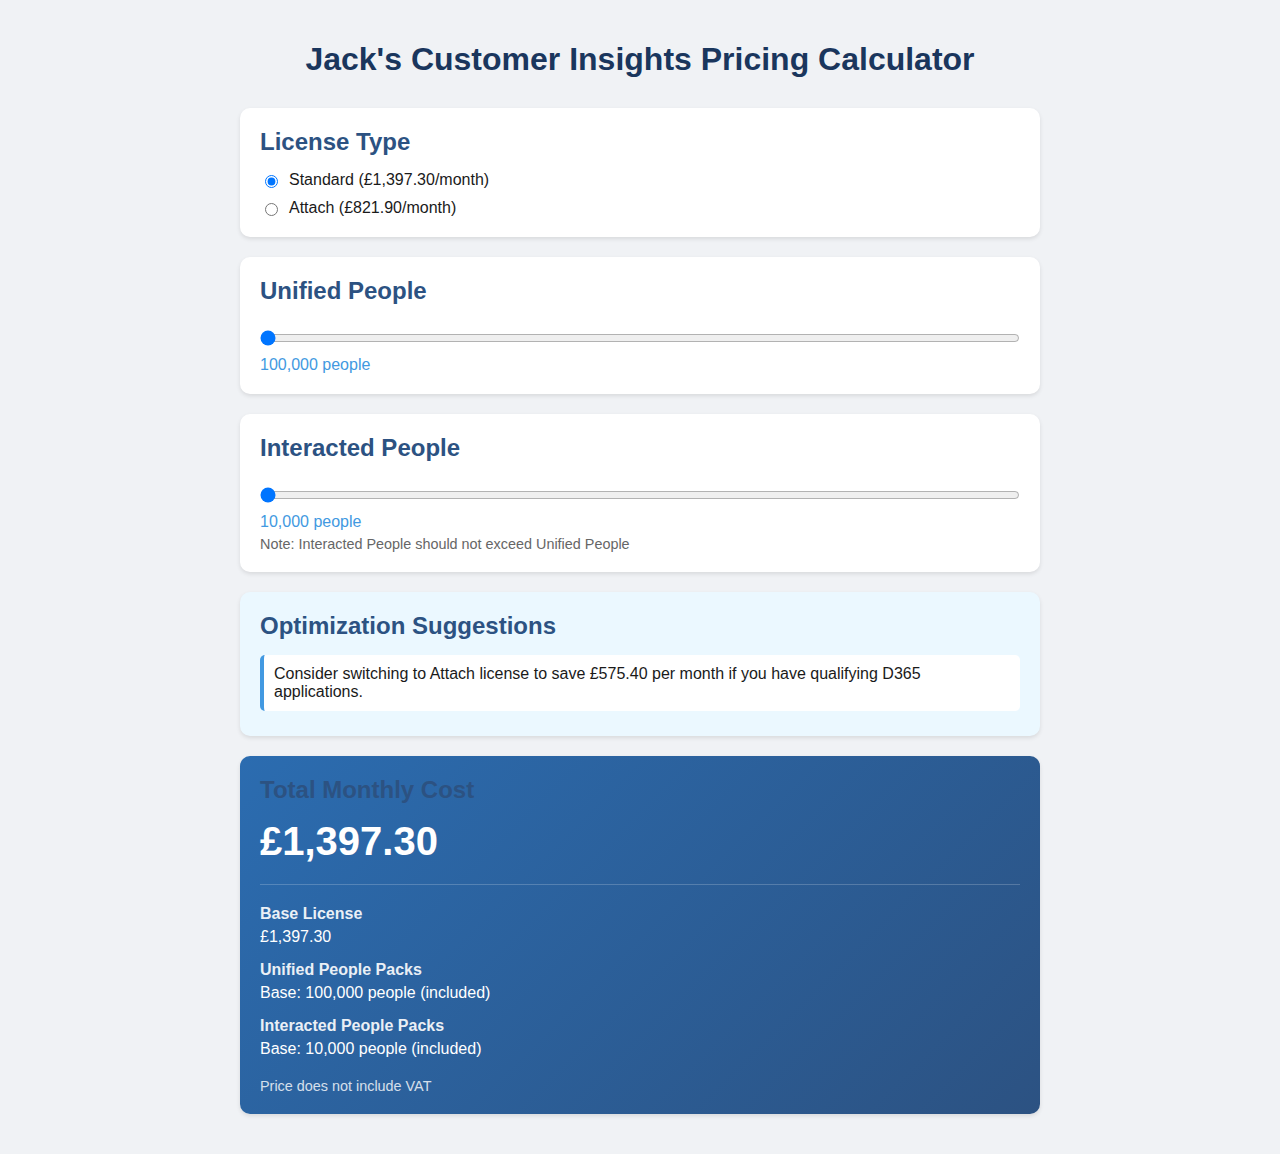
<file: index.html>
<!DOCTYPE html>
<html lang="en">
<head>
    <meta charset="UTF-8">
    <meta name="viewport" content="width=device-width, initial-scale=1.0">
    <title>D365 CI Pricing Calculator</title>
    <link rel="stylesheet" href="styles.css">
</head>
<body>
    <div class="container">
        <h1>Jack's Customer Insights Pricing Calculator</h1>
        
        <div class="card">
            <h2>License Type</h2>
            <div class="radio-group">
                <label>
                    <input type="radio" name="license" value="standard" checked>
                    Standard (£1,397.30/month)
                </label>
                <label>
                    <input type="radio" name="license" value="attach">
                    Attach (£821.90/month)
                </label>
            </div>
        </div>

        <div class="card">
            <h2>Unified People</h2>
            <input type="range" id="unifiedSlider" min="100000" max="5000000" step="10000" value="100000">
            <div class="slider-value" id="unifiedValue">100,000 people</div>
        </div>

        <div class="card">
            <h2>Interacted People</h2>
            <input type="range" id="interactedSlider" min="10000" max="500000" step="5000" value="10000">
            <div class="slider-value" id="interactedValue">10,000 people</div>
            <div class="hint">Note: Interacted People should not exceed Unified People</div>
        </div>

        <div id="optimizations" class="card suggestions">
            <!-- Optimization suggestions will be inserted here -->
        </div>

        <div class="card pricing">
            <h2>Total Monthly Cost</h2>
            <div class="total-price" id="totalPrice">£1,397.30</div>
            
            <div class="breakdown">
                <div class="breakdown-section">
                    <h3>Base License</h3>
                    <div id="baseCost">£1,397.30</div>
                </div>

                <div class="breakdown-section">
                    <h3>Unified People Packs</h3>
                    <div id="unifiedBreakdown">
                        Base: 100,000 people (included)
                    </div>
                </div>

                <div class="breakdown-section">
                    <h3>Interacted People Packs</h3>
                    <div id="interactedBreakdown">
                        Base: 10,000 people (included)
                    </div>
                </div>
            </div>
            
            <div class="note">Price does not include VAT</div>
        </div>
    </div>
    <script src="script.js"></script>
</body>
</html>
</file>
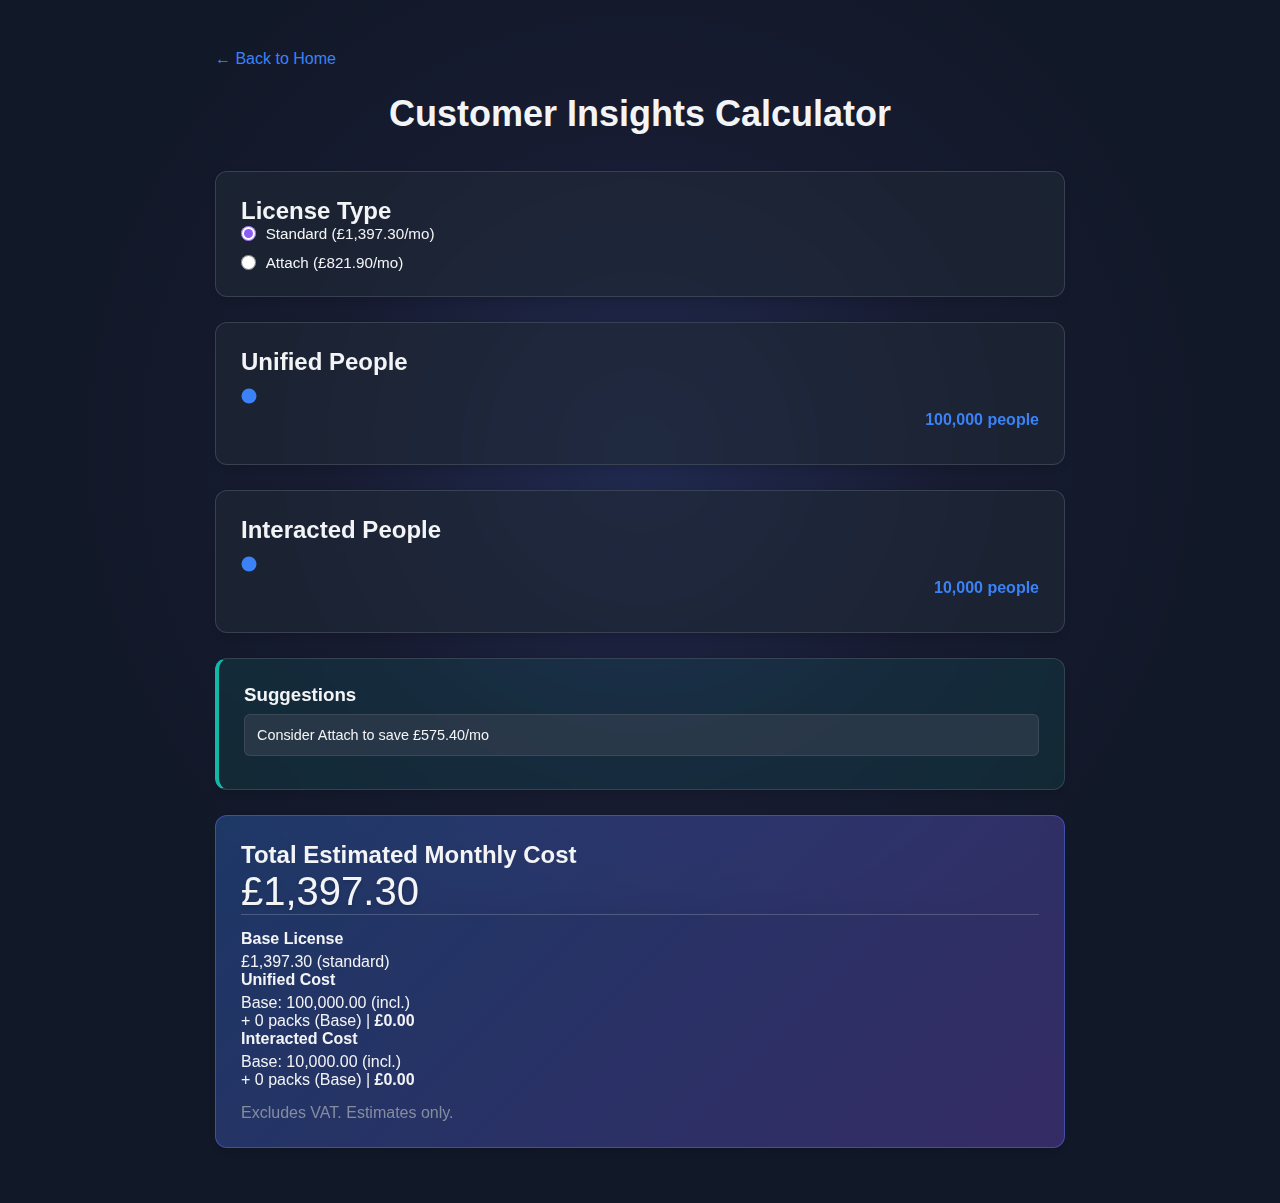
<file: ci-calculator.html>
<!DOCTYPE html>
<html lang="en">
<head>
    <meta charset="UTF-8">
    <meta name="viewport" content="width=device-width, initial-scale=1.0">
    <title>Customer Insights Calculator</title>
    <style>
        /* --- Modern Base & Theme --- */
        :root {
            --bg-dark: #111827;
            --bg-card: rgba(31, 41, 55, 0.6);
            --border-color: rgba(75, 85, 99, 0.6);
            --text-primary: #f3f4f6;
            --text-secondary: #9ca3af;
            --accent-blue: #3b82f6;
            --accent-purple: #8b5cf6;
            --accent-teal: #14b8a6;
            --hover-bg-card: rgba(55, 65, 81, 0.7);
            --mouse-x: 50%;
            --mouse-y: 50%;
        }
        *, *::before, *::after { box-sizing: border-box; margin: 0; padding: 0; }
        body {
            font-family: -apple-system, BlinkMacSystemFont, 'Segoe UI', Roboto, sans-serif;
            background-color: var(--bg-dark);
            background-image:
                radial-gradient(800px circle at var(--mouse-x) var(--mouse-y), rgba(59,130,246,0.1), transparent 40%),
                radial-gradient(1200px circle at calc(100% - var(--mouse-x)) calc(100% - var(--mouse-y)), rgba(139,92,246,0.1), transparent 50%);
            background-attachment: fixed;
            color: var(--text-primary);
            padding: 30px 20px;
            overflow-x: hidden;
            transition: background 0.2s linear;
        }
        .app-container { max-width: 850px; margin: 20px auto; }
        h1 { font-size: 2.25rem; color: var(--text-primary); margin-bottom: 1em; text-align: center; }
        .back-link { display: inline-block; color: var(--accent-blue); text-decoration: none; margin-bottom: 25px; font-weight: 500; }
        .back-link:hover { color: var(--accent-teal); text-decoration: underline; }
        .card { background: var(--bg-card); backdrop-filter: blur(10px); border: 1px solid var(--border-color); border-radius: 12px; padding: 25px; margin-bottom: 25px; box-shadow: 0 4px 6px rgba(0,0,0,0.1); transition: transform 0.3s ease; }
        .card:hover { transform: translateY(-4px); background: var(--hover-bg-card); }
        .radio-group { display: flex; flex-direction: column; gap: 12px; }
        .radio-group label { display: flex; align-items: center; gap: 10px; font-size: 0.95rem; color: var(--text-primary); cursor: pointer; }
        input[type="radio"] { width: 1.1em; height: 1.1em; accent-color: var(--accent-purple); }
        input[type="range"] { width:100%; margin:10px 0; cursor:pointer; accent-color: var(--accent-blue); background:transparent; height:20px; -webkit-appearance:none; }
        input[type="range"]::-webkit-slider-runnable-track, input[type="range"]::-moz-range-track {
            height: 6px;
            background: rgba(59, 130, 246, 0.5); /* Lighter accent-blue track for visibility */
            border-radius: 3px;
        }
        input[type="range"]::-webkit-slider-thumb, input[type="range"]::-moz-range-thumb { width:20px; height:20px; background: var(--accent-blue); border:2px solid var(--bg-dark); border-radius:50%; cursor:pointer; -webkit-appearance:none; }
        .slider-value { text-align:right; font-weight:600; margin: -5px 0 10px; color: var(--accent-blue); }
        .warning { background: rgba(239,68,68,0.15); border-left:4px solid #ef4444; padding:12px; border-radius:6px; color:#fecaca; margin-top:10px; }
        .suggestions { background: rgba(20,184,166,0.1); border-left:4px solid var(--accent-teal); }
        .suggestion { background: rgba(55,65,81,0.6); padding:12px; border-radius:6px; margin:8px 0; font-size:0.9rem; border:1px solid var(--border-color); }
        .pricing { background: linear-gradient(135deg, rgba(59,130,246,0.3), rgba(139,92,246,0.3)); border:1px solid rgba(99,102,241,0.5); }
        .pricing .total-price { font-size:2.5rem; text-shadow:0 2px 4px rgba(0,0,0,0.2); }
        .breakdown { border-top:1px solid rgba(243,244,246,0.2); padding-top:15px; }
        .breakdown h3 { font-size:1rem; margin-bottom:5px; }
        .note { opacity:0.8; margin-top:15px; color: var(--text-secondary); }
        @media (max-width:640px) { body{padding:15px 10px;} .app-container{margin:10px auto;} h1{font-size:1.8rem;} }
    </style>
</head>
<body>
    <div class="app-container">
        <a href="index.html" class="back-link">← Back to Home</a>
        <h1>Customer Insights Calculator</h1>
        <form id="ciForm">
            <div class="card">
                <h2>License Type</h2>
                <div class="radio-group">
                    <label><input type="radio" name="license" value="standard" checked> Standard (£1,397.30/mo)</label>
                    <label><input type="radio" name="license" value="attach"> Attach (£821.90/mo)</label>
                </div>
            </div>
            <div class="card">
                <h2>Unified People</h2>
                <input type="range" id="unifiedSlider" min="100000" max="5000000" step="10000" value="100000">
                <div class="slider-value" id="unifiedValue">100,000 people</div>
                <div id="ci-validation-warning-container"></div>
            </div>
            <div class="card">
                <h2>Interacted People</h2>
                <input type="range" id="interactedSlider" min="10000" max="500000" step="5000" value="10000">
                <div class="slider-value" id="interactedValue">10,000 people</div>
            </div>
        </form>
        <div id="ciOptimizations" class="card suggestions" style="display:none;"></div>
        <div class="card pricing">
            <h2>Total Estimated Monthly Cost</h2>
            <div class="total-price" id="totalPrice">£1,397.30</div>
            <div class="breakdown">
                <h3>Base License</h3><div id="baseCost">£1,397.30</div>
                <h3>Unified Cost</h3><div id="unifiedBreakdown">Base: 100k (incl.)</div>
                <h3>Interacted Cost</h3><div id="interactedBreakdown">Base: 10k (incl.)</div>
            </div>
            <div class="note">Excludes VAT. Estimates only.</div>
        </div>
    </div>
    <script>
        // Background Gradient Follow
        const bodyEl=document.body;
        let raf, mx=window.innerWidth/2, my=window.innerHeight/2, tx=mx, ty=my;
        function lerp(a,b,f){return a+(b-a)*0.08;} 
        function anim(){ mx=lerp(mx,tx); my=lerp(my,ty); bodyEl.style.setProperty('--mouse-x', (mx/window.innerWidth)*100+'%'); bodyEl.style.setProperty('--mouse-y', (my/window.innerHeight)*100+'%'); if(Math.abs(mx-tx)<0.1&&Math.abs(my-ty)<0.1){ cancelAnimationFrame(raf);} else raf=requestAnimationFrame(anim);} 
        window.addEventListener('mousemove', e=>{tx=e.clientX; ty=e.clientY; if(!raf) raf=requestAnimationFrame(anim);}, {passive:true});
    </script>
    <script>
        // CI Calculator Logic
        (function(){
            const BASE={standard:1397.30,attach:821.90}, U0=100000, I0=10000;
            const UT=[{limit:500000,price:1643.90},{limit:2000000,price:1232.90},{limit:Infinity,price:821.90}];
            const IT=[{limit:50000,price:205.50,size:5000},{limit:250000,price:246.60,size:10000},{limit:Infinity,price:411.00,size:50000}];
            let lic='standard', u=U0, i=I0;
            const els={
                unifiedSlider:document.getElementById('unifiedSlider'),
                interactedSlider:document.getElementById('interactedSlider'),
                unifiedValue:document.getElementById('unifiedValue'),
                interactedValue:document.getElementById('interactedValue'),
                baseCost:document.getElementById('baseCost'),
                unifiedBreakdown:document.getElementById('unifiedBreakdown'),
                interactedBreakdown:document.getElementById('interactedBreakdown'),
                totalPrice:document.getElementById('totalPrice'),
                warning:document.getElementById('ci-validation-warning-container'),
                optBox:document.getElementById('ciOptimizations')
            };
            function fmt(v,c){ return c? (v>=1e6?(v/1e6).toFixed(1)+'M':v>=1e3?(v/1e3).toFixed(0)+'k':v.toLocaleString()):v.toLocaleString('en-GB',{minimumFractionDigits:2}); }
            function calc(tiers,base,total,pack){ if(total<=base) return {cost:0,packs:0,tier:'Base'}; let add=total-base, tier=tiers.find(t=>total<=t.limit), packs=Math.ceil(add/(pack||tier.size||100000)); return {cost:packs*(tier.price),packs,tier:`Tier ${tiers.indexOf(tier)+1}`}; }
            function update(){
                // validate
                els.warning.innerHTML=''; if(i>u){ els.warning.innerHTML='<div class="warning"><strong>Warning:</strong> Interacted > Unified</div>'; }
                // calc
                let bc=BASE[lic], cu=calc(UT,U0,u,100000), ci=calc(IT,I0,i);
                let valid=i<=u, total=(valid? bc+cu.cost+ci.cost: bc);
                els.totalPrice.textContent='£'+fmt(total,false);
                els.baseCost.textContent='£'+fmt(bc,false)+' ('+lic+')';
                els.unifiedBreakdown.innerHTML=`Base: ${fmt(U0,false)} (incl.)<br>+ ${cu.packs} packs (${cu.tier}) | <strong>£${fmt(cu.cost,false)}</strong>`;
                els.interactedBreakdown.innerHTML=`Base: ${fmt(I0,false)} (incl.)<br>+ ${ci.packs} packs (${ci.tier}) | <strong>£${fmt(ci.cost,false)}</strong>`;
                // suggestions
                let opts=[]; if(lic==='standard') opts.push(`Consider Attach to save £${fmt(BASE.standard-BASE.attach,false)}/mo`);
                if(opts.length){ els.optBox.innerHTML='<h3>Suggestions</h3>'+opts.map(o=>`<div class="suggestion">${o}</div>`).join(''); els.optBox.style.display='block'; } else els.optBox.style.display='none';
            }
            // event listeners
            document.querySelectorAll('input[name="license"]').forEach(r=>r.addEventListener('change',e=>{ lic=e.target.value; update(); }));
            els.unifiedSlider.addEventListener('input',e=>{ u=+e.target.value; els.unifiedValue.textContent=fmt(u,true)+' people'; update(); });
            els.interactedSlider.addEventListener('input',e=>{ i=+e.target.value; els.interactedValue.textContent=fmt(i,true)+' people'; update(); });
            // init
            update();
        })();
    </script>
</body>
</html>
</file>
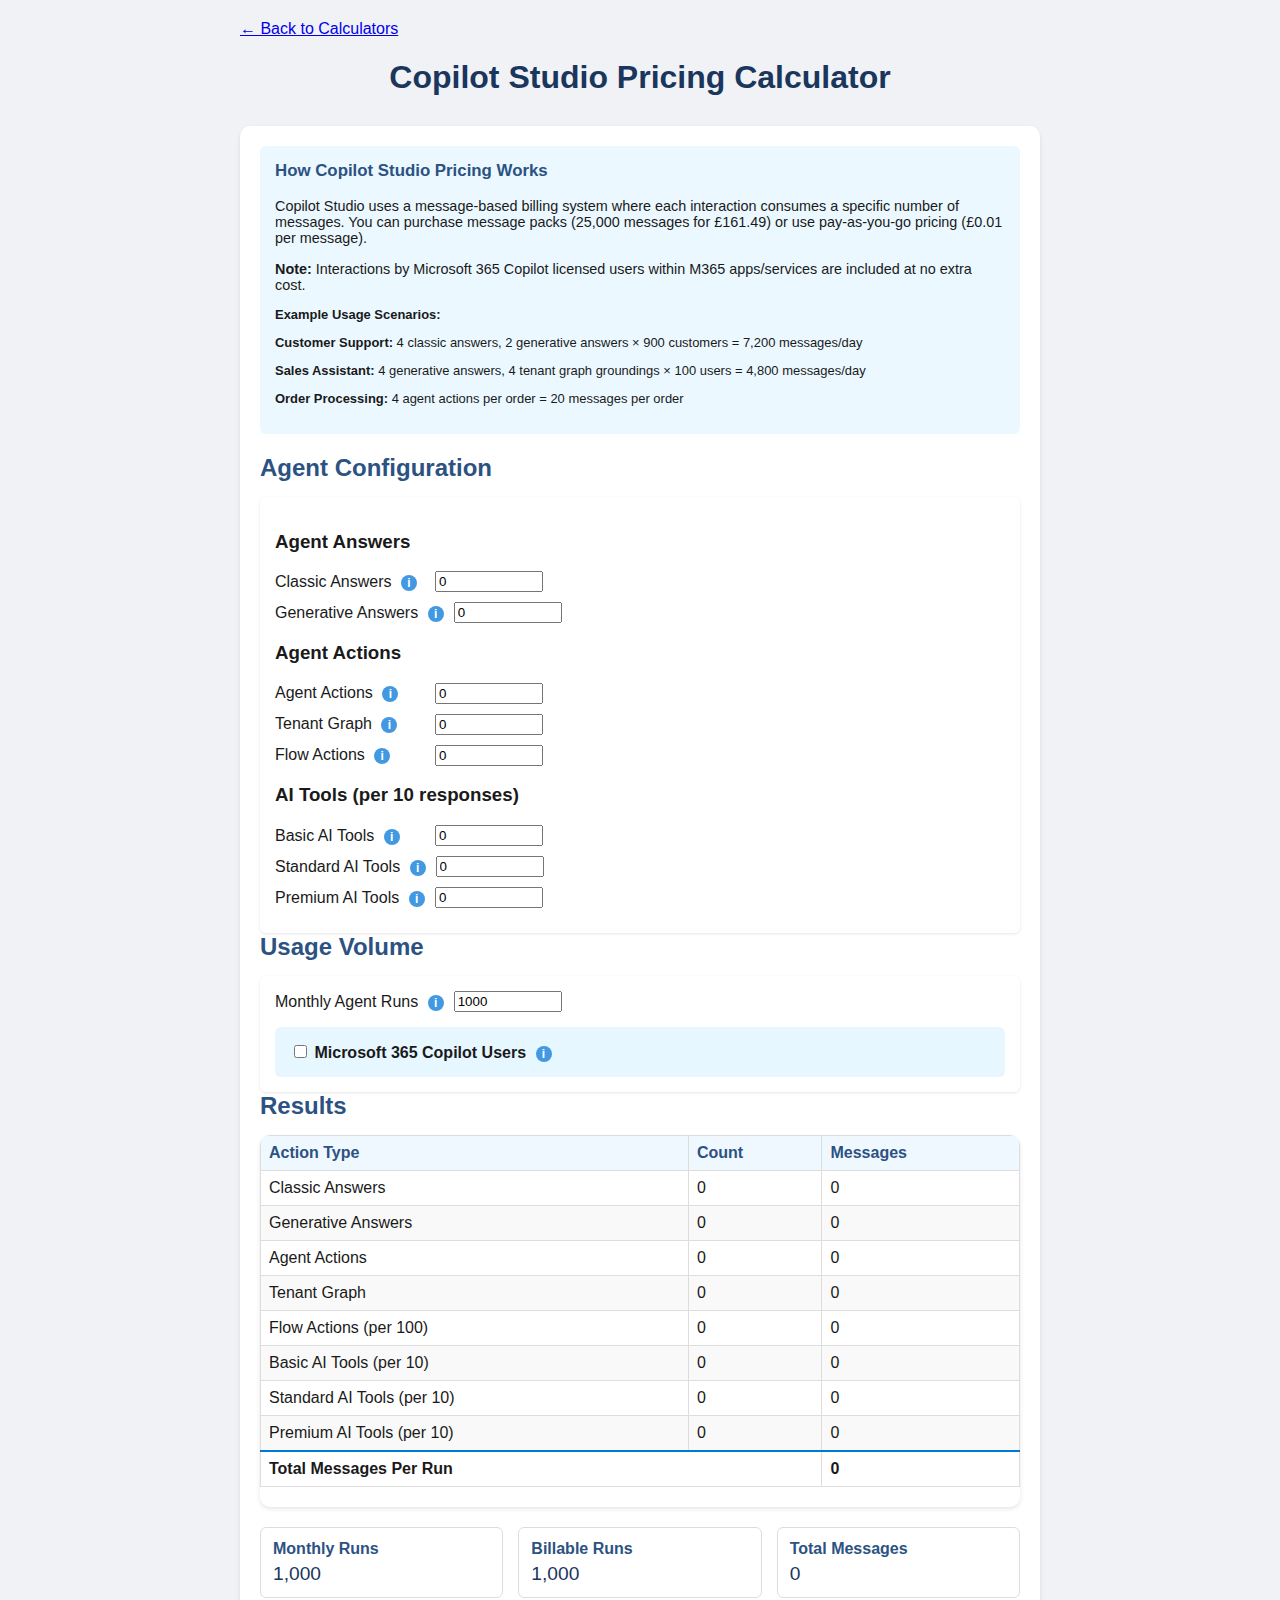
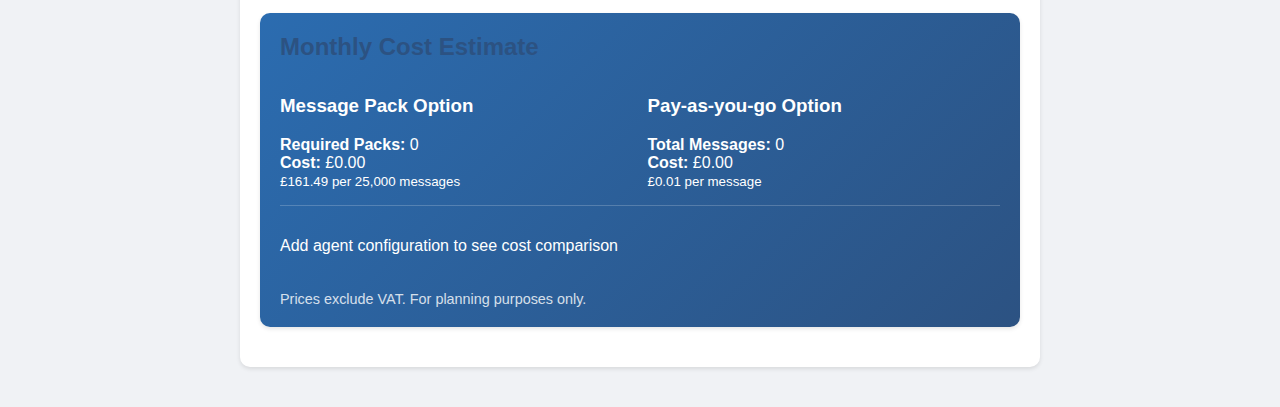
<file: copilot-studio.html>
<!DOCTYPE html>
<html lang="en">
<head>
    <meta charset="UTF-8">
    <meta name="viewport" content="width=device-width, initial-scale=1.0">
    <title>Copilot Studio Pricing Calculator</title>
    <link rel="stylesheet" href="styles.css">
    <style>
        .slider-container {
            margin-bottom: 15px;
        }
        
        .pricing-table {
            width: 100%;
            border-collapse: collapse;
            margin-bottom: 20px;
        }
        
        .pricing-table th, .pricing-table td {
            border: 1px solid #ddd;
            padding: 8px;
            text-align: left;
        }
        
        .pricing-table th {
            background-color: #f0f8ff;
            color: #2c5282;
        }
        
        .pricing-table tr:nth-child(even) {
            background-color: #f9f9f9;
        }

        .pricing-table tr.total-row {
            font-weight: bold;
            border-top: 2px solid #0078d4;
        }
        
        .icon-info {
            display: inline-block;
            width: 16px;
            height: 16px;
            background-color: #4299e1;
            color: white;
            border-radius: 50%;
            text-align: center;
            line-height: 16px;
            font-size: 12px;
            cursor: help;
            margin-left: 5px;
            font-weight: bold;
        }
        
        .tooltip {
            position: relative;
            display: inline;
        }
        
        .tooltip .tooltip-text {
            visibility: hidden;
            width: 250px;
            background-color: #333;
            color: #fff;
            text-align: left;
            border-radius: 6px;
            padding: 8px;
            position: absolute;
            z-index: 1;
            bottom: 125%;
            left: 50%;
            margin-left: -125px;
            opacity: 0;
            transition: opacity 0.3s;
            font-weight: normal;
            font-size: 13px;
            line-height: 1.4;
        }
        
        .tooltip:hover .tooltip-text {
            visibility: visible;
            opacity: 1;
        }

        .example-box {
            background-color: #ebf8ff;
            border-radius: 6px;
            padding: 15px;
            margin-bottom: 20px;
            font-size: 0.9em;
        }

        .example-title {
            font-weight: bold;
            margin-bottom: 5px;
        }

        .m365-option {
            background-color: #e6f7ff;
            border-radius: 6px;
            padding: 15px;
            margin-top: 15px;
        }

        .option-container {
            display: grid;
            grid-template-columns: repeat(auto-fit, minmax(200px, 1fr));
            gap: 15px;
            margin-bottom: 15px;
        }

        .option-card {
            border: 1px solid #ddd;
            border-radius: 6px;
            padding: 12px;
            background-color: white;
        }

        .option-title {
            font-weight: bold;
            margin-bottom: 5px;
            color: #2c5282;
        }

        .option-value {
            font-size: 1.2em;
            color: #1a365d;
        }

        .number-input {
            display: flex;
            align-items: center;
            margin-bottom: 10px;
        }

        .number-input label {
            margin-right: 10px;
            min-width: 150px;
        }

        .number-input input {
            width: 100px;
        }

        .results-container {
            display: grid;
            grid-template-columns: 1fr 1fr;
            gap: 20px;
        }

        .cost-comparison {
            display: flex;
            justify-content: space-between;
            margin-top: 15px;
            border-top: 1px solid rgba(255,255,255,0.2);
            padding-top: 15px;
        }

        .cost-option {
            width: 48%;
            padding: 10px;
            border-radius: 6px;
            text-align: center;
        }

        .cheaper {
            background-color: rgba(72, 187, 120, 0.2);
            border: 1px solid rgba(72, 187, 120, 0.4);
        }

        .more-expensive {
            background-color: rgba(160, 174, 192, 0.2);
            border: 1px solid rgba(160, 174, 192, 0.4);
        }

        .savings {
            font-size: 0.9em;
            margin-top: 5px;
            font-weight: bold;
        }

        @media (max-width: 768px) {
            .results-container {
                grid-template-columns: 1fr;
            }
        }

        .config-card {
            background-color: white;
            border-radius: 6px;
            padding: 15px;
            box-shadow: 0 1px 3px rgba(0,0,0,0.1);
        }
    </style>
</head>
<body>
    <div class="container">
        <a href="index.html" class="back-link">← Back to Calculators</a>
        <h1>Copilot Studio Pricing Calculator</h1>
        
        <div class="card">
            <div class="example-box">
                <h3 style="margin-top: 0; color: #2c5282;">How Copilot Studio Pricing Works</h3>
                <p>Copilot Studio uses a message-based billing system where each interaction consumes a specific number of messages. You can purchase message packs (25,000 messages for £161.49) or use pay-as-you-go pricing (£0.01 per message).</p>
                
                <p><strong>Note:</strong> Interactions by Microsoft 365 Copilot licensed users within M365 apps/services are included at no extra cost.</p>
                
                <div style="font-size: 0.9em; margin-top: 10px;">
                    <div class="example-title">Example Usage Scenarios:</div>
                    <p><strong>Customer Support:</strong> 4 classic answers, 2 generative answers × 900 customers = 7,200 messages/day</p>
                    <p><strong>Sales Assistant:</strong> 4 generative answers, 4 tenant graph groundings × 100 users = 4,800 messages/day</p>
                    <p><strong>Order Processing:</strong> 4 agent actions per order = 20 messages per order</p>
                </div>
            </div>

            <div class="grid-container">
                <div>
                    <h2>Agent Configuration</h2>
                    <div class="config-card">
                        <h3>Agent Answers</h3>
                        <div class="number-input">
                            <label for="classicAnswers">
                                Classic Answers
                                <span class="tooltip"><span class="icon-info">i</span>
                                    <span class="tooltip-text">Basic, rule-based responses like simple FAQ answers (1 message per answer)</span>
                                </span>
                            </label>
                            <input type="number" id="classicAnswers" min="0" value="0">
                        </div>
                        
                        <div class="number-input">
                            <label for="generativeAnswers">
                                Generative Answers
                                <span class="tooltip"><span class="icon-info">i</span>
                                    <span class="tooltip-text">AI-generated contextual responses using large language models (2 messages per answer)</span>
                                </span>
                            </label>
                            <input type="number" id="generativeAnswers" min="0" value="0">
                        </div>

                        <h3>Agent Actions</h3>
                        <div class="number-input">
                            <label for="agentActions">
                                Agent Actions
                                <span class="tooltip"><span class="icon-info">i</span>
                                    <span class="tooltip-text">Actions connecting to external systems or performing specific tasks (5 messages per action)</span>
                                </span>
                            </label>
                            <input type="number" id="agentActions" min="0" value="0">
                        </div>
                        
                        <div class="number-input">
                            <label for="tenantGraph">
                                Tenant Graph
                                <span class="tooltip"><span class="icon-info">i</span>
                                    <span class="tooltip-text">Actions accessing Microsoft Graph data from your tenant (10 messages per action)</span>
                                </span>
                            </label>
                            <input type="number" id="tenantGraph" min="0" value="0">
                        </div>
                        
                        <div class="number-input">
                            <label for="agentFlowActions">
                                Flow Actions
                                <span class="tooltip"><span class="icon-info">i</span>
                                    <span class="tooltip-text">Flow orchestration with loops, conditions, etc. (13 messages per 100 actions)</span>
                                </span>
                            </label>
                            <input type="number" id="agentFlowActions" min="0" value="0">
                        </div>

                        <h3>AI Tools (per 10 responses)</h3>
                        <div class="number-input">
                            <label for="basicAITools">
                                Basic AI Tools
                                <span class="tooltip"><span class="icon-info">i</span>
                                    <span class="tooltip-text">Simple AI capabilities like sentiment analysis (1 message per 10 responses)</span>
                                </span>
                            </label>
                            <input type="number" id="basicAITools" min="0" value="0">
                        </div>
                        
                        <div class="number-input">
                            <label for="standardAITools">
                                Standard AI Tools
                                <span class="tooltip"><span class="icon-info">i</span>
                                    <span class="tooltip-text">Medium-complexity AI like entity extraction (15 messages per 10 responses)</span>
                                </span>
                            </label>
                            <input type="number" id="standardAITools" min="0" value="0">
                        </div>
                        
                        <div class="number-input">
                            <label for="premiumAITools">
                                Premium AI Tools
                                <span class="tooltip"><span class="icon-info">i</span>
                                    <span class="tooltip-text">Advanced AI tools for complex reasoning (100 messages per 10 responses)</span>
                                </span>
                            </label>
                            <input type="number" id="premiumAITools" min="0" value="0">
                        </div>
                    </div>
                    
                    <h2>Usage Volume</h2>
                    <div class="config-card">
                        <div class="number-input">
                            <label for="monthlyRuns">
                                Monthly Agent Runs
                                <span class="tooltip"><span class="icon-info">i</span>
                                    <span class="tooltip-text">The total number of conversations or sessions with this agent per month</span>
                                </span>
                            </label>
                            <input type="number" id="monthlyRuns" min="1" value="1000">
                        </div>
                        
                        <div class="m365-option">
                            <div>
                                <input type="checkbox" id="m365Users" onchange="updateCalculation()">
                                <label for="m365Users">
                                    <strong>Microsoft 365 Copilot Users</strong>
                                    <span class="tooltip"><span class="icon-info">i</span>
                                        <span class="tooltip-text">Check if some users have M365 Copilot licenses (their usage is free)</span>
                                    </span>
                                </label>
                            </div>
                            
                            <div id="m365Percentage" style="display: none; margin-top: 10px;">
                                <label for="m365PercentSlider">Percentage of M365 Copilot Users</label>
                                <input type="range" id="m365PercentSlider" min="0" max="100" step="5" value="0">
                                <div class="slider-value" id="m365PercentValue">0%</div>
                            </div>
                        </div>
                    </div>
                </div>

                <div>
                    <h2>Results</h2>
                    <div class="card" style="padding: 0; overflow: hidden;">
                        <table class="pricing-table">
                            <thead>
                                <tr>
                                    <th>Action Type</th>
                                    <th>Count</th>
                                    <th>Messages</th>
                                </tr>
                            </thead>
                            <tbody>
                                <tr>
                                    <td>Classic Answers</td>
                                    <td id="classicAnswersCount">0</td>
                                    <td id="classicAnswersMessages">0</td>
                                </tr>
                                <tr>
                                    <td>Generative Answers</td>
                                    <td id="generativeAnswersCount">0</td>
                                    <td id="generativeAnswersMessages">0</td>
                                </tr>
                                <tr>
                                    <td>Agent Actions</td>
                                    <td id="agentActionsCount">0</td>
                                    <td id="agentActionsMessages">0</td>
                                </tr>
                                <tr>
                                    <td>Tenant Graph</td>
                                    <td id="tenantGraphCount">0</td>
                                    <td id="tenantGraphMessages">0</td>
                                </tr>
                                <tr>
                                    <td>Flow Actions (per 100)</td>
                                    <td id="agentFlowActionsCount">0</td>
                                    <td id="agentFlowActionsMessages">0</td>
                                </tr>
                                <tr>
                                    <td>Basic AI Tools (per 10)</td>
                                    <td id="basicAIToolsCount">0</td>
                                    <td id="basicAIToolsMessages">0</td>
                                </tr>
                                <tr>
                                    <td>Standard AI Tools (per 10)</td>
                                    <td id="standardAIToolsCount">0</td>
                                    <td id="standardAIToolsMessages">0</td>
                                </tr>
                                <tr>
                                    <td>Premium AI Tools (per 10)</td>
                                    <td id="premiumAIToolsCount">0</td>
                                    <td id="premiumAIToolsMessages">0</td>
                                </tr>
                                <tr class="total-row">
                                    <td colspan="2">Total Messages Per Run</td>
                                    <td id="totalMessagesPerRun">0</td>
                                </tr>
                            </tbody>
                        </table>
                    </div>

                    <div class="option-container">
                        <div class="option-card">
                            <div class="option-title">Monthly Runs</div>
                            <div class="option-value" id="monthlyRunsDisplay">1,000</div>
                        </div>
                        <div class="option-card" id="m365RunsCard" style="display: none;">
                            <div class="option-title">Free M365 Runs</div>
                            <div class="option-value" id="m365RunsDisplay">0</div>
                        </div>
                        <div class="option-card">
                            <div class="option-title">Billable Runs</div>
                            <div class="option-value" id="billableRunsDisplay">1,000</div>
                        </div>
                        <div class="option-card">
                            <div class="option-title">Total Messages</div>
                            <div class="option-value" id="totalMonthlyMessages">0</div>
                        </div>
                    </div>

                    <div class="card pricing">
                        <h2>Monthly Cost Estimate</h2>
                        <div class="option-container" style="grid-template-columns: 1fr 1fr;">
                            <div>
                                <h3>Message Pack Option</h3>
                                <div><strong>Required Packs:</strong> <span id="messagePacksRequired">0</span></div>
                                <div><strong>Cost:</strong> £<span id="messagePackCost">0.00</span></div>
                                <div><small>£161.49 per 25,000 messages</small></div>
                            </div>
                            <div>
                                <h3>Pay-as-you-go Option</h3>
                                <div><strong>Total Messages:</strong> <span id="paygoMessages">0</span></div>
                                <div><strong>Cost:</strong> £<span id="paygoCost">0.00</span></div>
                                <div><small>£0.01 per message</small></div>
                            </div>
                        </div>
                        
                        <div class="cost-comparison" id="costComparison">
                            <!-- Cost comparison will be inserted here -->
                        </div>
                        
                        <div class="note">Prices exclude VAT. For planning purposes only.</div>
                    </div>
                </div>
            </div>
        </div>
    </div>

    <script>
        // Constants
        const MESSAGE_RATES = {
            classicAnswer: 1,
            generativeAnswer: 2,
            agentAction: 5,
            tenantGraph: 10,
            agentFlowActions: 13,    // per 100 actions
            basicAITools: 1,         // per 10 responses
            standardAITools: 15,     // per 10 responses
            premiumAITools: 100      // per 10 responses
        };
        
        const PACK_SIZE = 25000;
        const PACK_PRICE = 161.49;   // GBP
        const PAYGO_RATE = 0.01;     // GBP per message
        
        // Input elements
        const classicAnswers = document.getElementById('classicAnswers');
        const generativeAnswers = document.getElementById('generativeAnswers');
        const agentActions = document.getElementById('agentActions');
        const tenantGraph = document.getElementById('tenantGraph');
        const agentFlowActions = document.getElementById('agentFlowActions');
        const basicAITools = document.getElementById('basicAITools');
        const standardAITools = document.getElementById('standardAITools');
        const premiumAITools = document.getElementById('premiumAITools');
        
        // Monthly runs input
        const monthlyRuns = document.getElementById('monthlyRuns');
        const m365PercentSlider = document.getElementById('m365PercentSlider');
        const m365PercentValue = document.getElementById('m365PercentValue');
        
        // Add event listeners to all inputs
        const inputElements = [
            classicAnswers, generativeAnswers, agentActions, 
            tenantGraph, agentFlowActions, basicAITools, 
            standardAITools, premiumAITools
        ];
        
        inputElements.forEach(input => {
            input.addEventListener('input', updateCalculation);
        });
        
        // Add event listener to monthly runs input
        monthlyRuns.addEventListener('input', updateCalculation);
        
        m365PercentSlider.addEventListener('input', function() {
            m365PercentValue.textContent = this.value + '%';
            updateCalculation();
        });
        
        // Add event listener for M365 Users checkbox
        document.getElementById('m365Users').addEventListener('change', function() {
            const m365Percentage = document.getElementById('m365Percentage');
            if (this.checked) {
                m365Percentage.style.display = 'block';
                document.getElementById('m365RunsCard').style.display = 'block';
            } else {
                m365Percentage.style.display = 'none';
                document.getElementById('m365RunsCard').style.display = 'none';
                m365PercentSlider.value = 0;
                m365PercentValue.textContent = '0%';
            }
            updateCalculation();
        });
        
        function updateCalculation() {
            // Get input values
            const classicAns = parseInt(classicAnswers.value) || 0;
            const generativeAns = parseInt(generativeAnswers.value) || 0;
            const agentActs = parseInt(agentActions.value) || 0;
            const tenantGraphs = parseInt(tenantGraph.value) || 0;
            const agentFlowActs = parseInt(agentFlowActions.value) || 0;
            const basicAI = parseInt(basicAITools.value) || 0;
            const standardAI = parseInt(standardAITools.value) || 0;
            const premiumAI = parseInt(premiumAITools.value) || 0;
            const monthly = parseInt(monthlyRuns.value) || 1;
            
            // Calculate messages per action type
            const classicMessages = classicAns * MESSAGE_RATES.classicAnswer;
            const generativeMessages = generativeAns * MESSAGE_RATES.generativeAnswer;
            const agentActionMessages = agentActs * MESSAGE_RATES.agentAction;
            const tenantGraphMessages = tenantGraphs * MESSAGE_RATES.tenantGraph;
            const agentFlowMessages = agentFlowActs * MESSAGE_RATES.agentFlowActions;
            const basicAIMessages = basicAI * MESSAGE_RATES.basicAITools;
            const standardAIMessages = standardAI * MESSAGE_RATES.standardAITools;
            const premiumAIMessages = premiumAI * MESSAGE_RATES.premiumAITools;
            
            // Calculate total messages per run
            const totalPerRun = classicMessages + generativeMessages + agentActionMessages + 
                                tenantGraphMessages + agentFlowMessages + basicAIMessages + 
                                standardAIMessages + premiumAIMessages;
            
            // Check if Microsoft 365 Copilot users are selected
            const useM365 = document.getElementById('m365Users').checked;
            const m365Percent = useM365 ? parseInt(m365PercentSlider.value) / 100 : 0;
            
            // Calculate billable vs free runs
            const m365Runs = Math.round(monthly * m365Percent);
            const billableRuns = monthly - m365Runs;
            
            // Calculate monthly totals (only for billable runs)
            const totalMonthly = totalPerRun * billableRuns;
            const packsRequired = Math.ceil(totalMonthly / PACK_SIZE);
            const packsCost = packsRequired * PACK_PRICE;
            const paygoPrice = totalMonthly * PAYGO_RATE;
            
            // Update display - counts
            document.getElementById('classicAnswersCount').textContent = classicAns;
            document.getElementById('generativeAnswersCount').textContent = generativeAns;
            document.getElementById('agentActionsCount').textContent = agentActs;
            document.getElementById('tenantGraphCount').textContent = tenantGraphs;
            document.getElementById('agentFlowActionsCount').textContent = agentFlowActs;
            document.getElementById('basicAIToolsCount').textContent = basicAI;
            document.getElementById('standardAIToolsCount').textContent = standardAI;
            document.getElementById('premiumAIToolsCount').textContent = premiumAI;
            
            // Update display - messages
            document.getElementById('classicAnswersMessages').textContent = classicMessages;
            document.getElementById('generativeAnswersMessages').textContent = generativeMessages;
            document.getElementById('agentActionsMessages').textContent = agentActionMessages;
            document.getElementById('tenantGraphMessages').textContent = tenantGraphMessages;
            document.getElementById('agentFlowActionsMessages').textContent = agentFlowMessages;
            document.getElementById('basicAIToolsMessages').textContent = basicAIMessages;
            document.getElementById('standardAIToolsMessages').textContent = standardAIMessages;
            document.getElementById('premiumAIToolsMessages').textContent = premiumAIMessages;
            
            // Update display - totals
            document.getElementById('totalMessagesPerRun').textContent = totalPerRun;
            document.getElementById('monthlyRunsDisplay').textContent = monthly.toLocaleString();
            document.getElementById('m365RunsDisplay').textContent = m365Runs.toLocaleString();
            document.getElementById('billableRunsDisplay').textContent = billableRuns.toLocaleString();
            document.getElementById('totalMonthlyMessages').textContent = totalMonthly.toLocaleString();
            document.getElementById('messagePacksRequired').textContent = packsRequired.toLocaleString();
            document.getElementById('paygoMessages').textContent = totalMonthly.toLocaleString();
            
            document.getElementById('messagePackCost').textContent = packsCost.toLocaleString(undefined, {
                minimumFractionDigits: 2,
                maximumFractionDigits: 2
            });
            
            document.getElementById('paygoCost').textContent = paygoPrice.toLocaleString(undefined, {
                minimumFractionDigits: 2,
                maximumFractionDigits: 2
            });
            
            // Update cost comparison
            const costComparison = document.getElementById('costComparison');
            
            if (totalMonthly === 0) {
                costComparison.innerHTML = `<p style="text-align: center;">Add agent configuration to see cost comparison</p>`;
            } else {
                if (paygoPrice < packsCost) {
                    const savings = packsCost - paygoPrice;
                    costComparison.innerHTML = `
                        <div class="cost-option cheaper">
                            <div><strong>Recommended</strong></div>
                            <div>Pay-as-you-go</div>
                            <div class="savings">Saves £${savings.toLocaleString(undefined, {
                                minimumFractionDigits: 2,
                                maximumFractionDigits: 2
                            })}</div>
                        </div>
                        <div class="cost-option more-expensive">
                            <div>Message Packs</div>
                            <div>£${packsCost.toLocaleString(undefined, {
                                minimumFractionDigits: 2,
                                maximumFractionDigits: 2
                            })}</div>
                        </div>
                    `;
                } else {
                    const savings = paygoPrice - packsCost;
                    costComparison.innerHTML = `
                        <div class="cost-option more-expensive">
                            <div>Pay-as-you-go</div>
                            <div>£${paygoPrice.toLocaleString(undefined, {
                                minimumFractionDigits: 2,
                                maximumFractionDigits: 2
                            })}</div>
                        </div>
                        <div class="cost-option cheaper">
                            <div><strong>Recommended</strong></div>
                            <div>Message Packs</div>
                            <div class="savings">Saves £${savings.toLocaleString(undefined, {
                                minimumFractionDigits: 2,
                                maximumFractionDigits: 2
                            })}</div>
                        </div>
                    `;
                }
            }
        }
        
        // Initialize the calculation
        updateCalculation();
    </script>
</body>
</html>
</file>
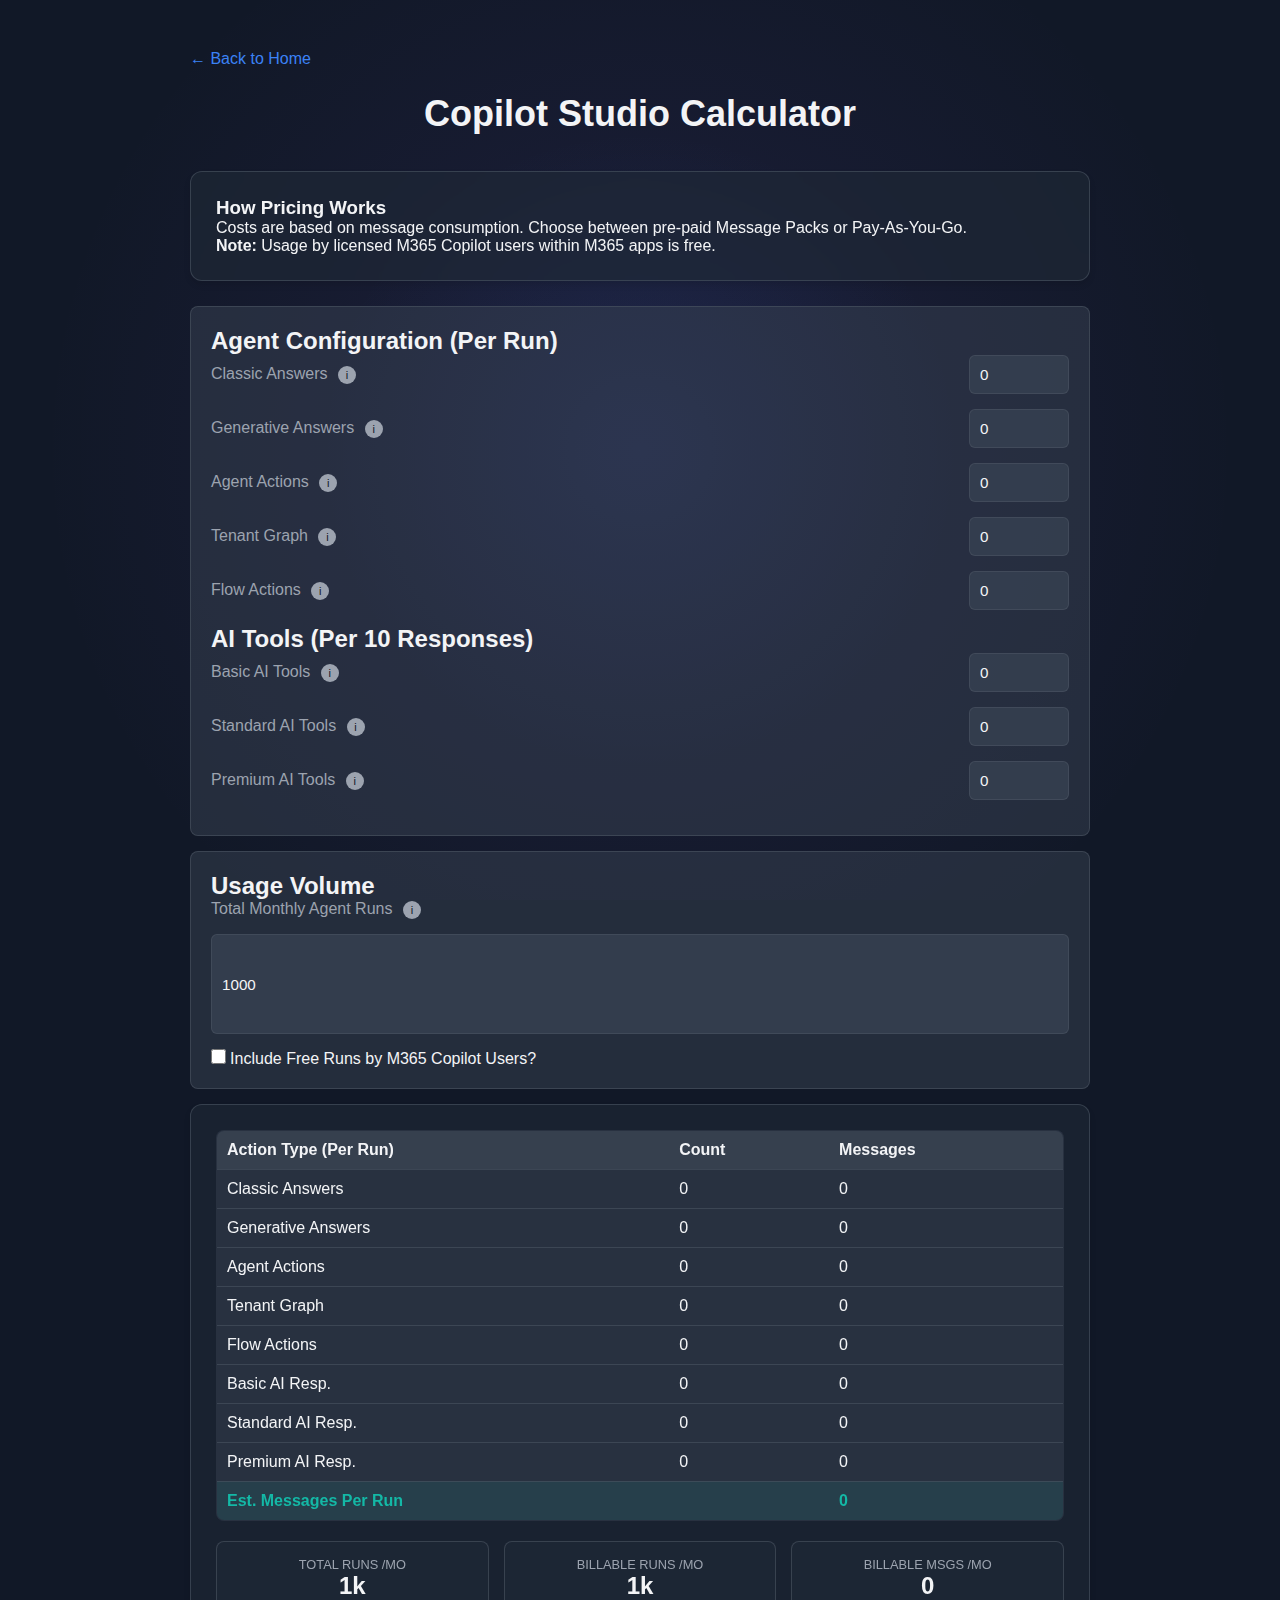
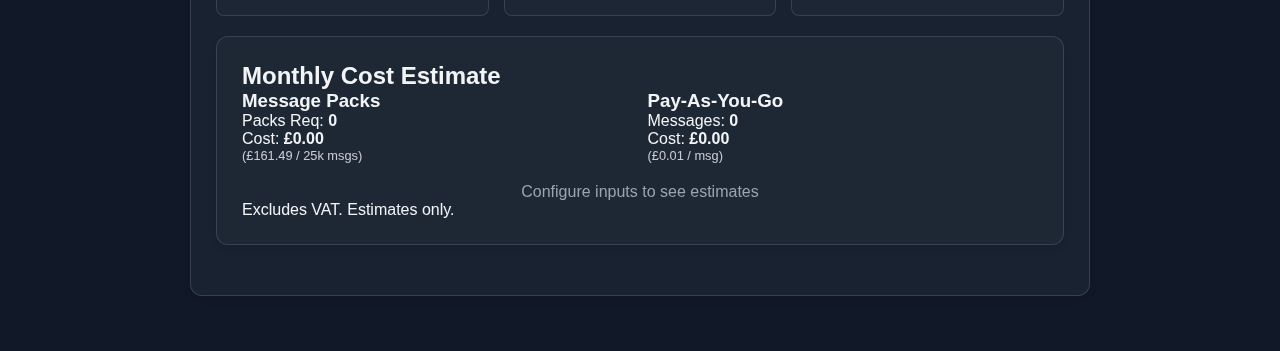
<file: cs-calculator.html>
<!DOCTYPE html>
<html lang="en">
<head>
  <meta charset="UTF-8">
  <meta name="viewport" content="width=device-width, initial-scale=1.0">
  <title>Copilot Studio Calculator</title>
  <style>
    /* --- Modern Base & Theme --- */
    :root {
      --bg-dark: #111827;
      --bg-card: rgba(31, 41, 55, 0.6);
      --border-color: rgba(75, 85, 99, 0.6);
      --text-primary: #f3f4f6;
      --text-secondary: #9ca3af;
      --accent-blue: #3b82f6;
      --accent-purple: #8b5cf6;
      --accent-teal: #14b8a6;
      --hover-bg-card: rgba(55, 65, 81, 0.7);
      --mouse-x: 50%;
      --mouse-y: 50%;
    }
    *, *::before, *::after { box-sizing: border-box; margin: 0; padding: 0; }
    body {
      font-family: -apple-system, BlinkMacSystemFont, 'Segoe UI', Roboto, sans-serif;
      background-color: var(--bg-dark);
      background-image:
        radial-gradient(800px circle at var(--mouse-x) var(--mouse-y), rgba(59,130,246,0.1), transparent 40%),
        radial-gradient(1200px circle at calc(100% - var(--mouse-x)) calc(100% - var(--mouse-y)), rgba(139,92,246,0.1), transparent 50%);
      background-attachment: fixed;
      color: var(--text-primary);
      padding: 30px 20px;
      overflow-x: hidden;
      transition: background 0.2s linear;
    }
    .app-container { max-width: 900px; margin: 20px auto; }
    h1 { font-size: 2.25rem; color: var(--text-primary); margin-bottom: 1em; text-align: center; }
    .back-link { display: inline-block; color: var(--accent-blue); text-decoration: none; margin-bottom: 25px; font-weight: 500; }
    .back-link:hover { color: var(--accent-teal); text-decoration: underline; }
    .card {
      background: var(--bg-card);
      backdrop-filter: blur(10px);
      border: 1px solid var(--border-color);
      border-radius: 12px;
      padding: 25px;
      margin-bottom: 25px;
      box-shadow: 0 4px 6px rgba(0,0,0,0.1);
      transition: transform 0.3s ease;
    }
    .card:hover { transform: translateY(-4px); background: var(--hover-bg-card); }
    .config-card { background: rgba(55,65,81,0.5); border-radius:8px; padding:20px; border:1px solid var(--border-color); margin-bottom:15px; }
    .number-input { display:flex; align-items:center; margin-bottom:15px; gap:15px; }
    .number-input label { flex:1; color: var(--text-secondary); }
    .number-input input { flex:0 0 100px; width:100px; }
    input[type="number"] {
      width:100%; padding:10px; border:1px solid var(--border-color); border-radius:6px;
      background-color:rgba(55,65,81,0.8); color:var(--text-primary); font-size:0.95rem;
    }
    input[type="checkbox"] { accent-color: var(--accent-purple); width:1.1em; height:1.1em; cursor:pointer; }
    .pricing-table {
      width:100%; border-collapse:collapse; margin-bottom:20px;
      background:rgba(55,65,81,0.5); border-radius:8px; overflow:hidden; border:1px solid var(--border-color);
    }
    .pricing-table th, .pricing-table td { padding:10px; border-bottom:1px solid var(--border-color); text-align:left; }
    .pricing-table th { background:rgba(75,85,99,0.4); color:var(--text-primary); font-weight:600; }
    .pricing-table tr:last-child td { border-bottom:none; }
    .pricing-table tr.total-row td { font-weight:bold; color:var(--accent-teal); background:rgba(20,184,166,0.1); }
    .option-container { display:grid; grid-template-columns:repeat(auto-fit,minmax(140px,1fr)); gap:15px; margin-bottom:20px; }
    .option-card { background:var(--bg-card); border:1px solid var(--border-color); border-radius:8px; padding:15px; text-align:center; }
    .option-title { font-size:0.8rem; color:var(--text-secondary); text-transform:uppercase; }
    .option-value { font-size:1.5rem; color:var(--text-primary); font-weight:600; }
    .cost-comparison { display:flex; justify-content:space-around; flex-wrap:wrap; gap:15px; margin-top:20px; }
    .cost-option { flex:1; min-width:180px; padding:15px; border-radius:8px; text-align:center; border:1px solid transparent; transition:transform 0.2s ease; }
    .cost-option:hover { transform:translateY(-3px); }
    .cheaper { background:rgba(34,197,94,0.15); border-color:rgba(34,197,94,0.4); }
    .more-expensive { background:rgba(107,114,128,0.15); border-color:rgba(107,114,128,0.4); }
    .savings { font-size:0.85rem; margin-top:8px; color:var(--accent-green); }
    .tooltip { position:relative; display:inline-block; }
    .icon-info { display:inline-flex; align-items:center; justify-content:center; width:18px; height:18px; background:var(--text-secondary); color:var(--bg-dark); border-radius:50%; font-size:11px; cursor:help; margin-left:6px; }
    .tooltip-text {
      visibility:hidden; opacity:0;
      width:230px; background:#2d3748; color:var(--text-primary);
      text-align:left; border-radius:8px; padding:12px;
      position:absolute; z-index:10; bottom:140%; left:50%; transform:translateX(-50%);
      transition:opacity 0.3s ease;
      font-size:0.85rem;
    }
    .tooltip:hover .tooltip-text { visibility:visible; opacity:1; }
    @media (max-width:640px) { body{padding:15px 10px;} .app-container{margin:10px auto;} h1{font-size:1.8rem;} .config-card{padding:15px;} }
  </style>
</head>
<body>
  <div class="app-container">
    <a href="index.html" class="back-link">← Back to Home</a>
    <h1>Copilot Studio Calculator</h1>
    <div class="card">
      <h3>How Pricing Works</h3>
      <p>Costs are based on message consumption. Choose between pre-paid Message Packs or Pay-As-You-Go.</p>
      <p><strong>Note:</strong> Usage by licensed M365 Copilot users within M365 apps is free.</p>
    </div>
    <form id="copilotForm">
      <div class="config-card">
        <h2>Agent Configuration (Per Run)</h2>
        <div class="number-input"><label for="classicAnswers">Classic Answers <span class="tooltip"><span class="icon-info">i</span><span class="tooltip-text">Rule-based. Cost: 1 msg/answer.</span></span></label><input type="number" id="classicAnswers" min="0" value="0"></div>
        <div class="number-input"><label for="generativeAnswers">Generative Answers <span class="tooltip"><span class="icon-info">i</span><span class="tooltip-text">AI-generated. Cost: 2 msgs/answer.</span></span></label><input type="number" id="generativeAnswers" min="0" value="0"></div>
        <div class="number-input"><label for="agentActions">Agent Actions <span class="tooltip"><span class="icon-info">i</span><span class="tooltip-text">External tasks. Cost: 5 msgs/action.</span></span></label><input type="number" id="agentActions" min="0" value="0"></div>
        <div class="number-input"><label for="tenantGraph">Tenant Graph <span class="tooltip"><span class="icon-info">i</span><span class="tooltip-text">M365 data access. Cost: 10 msgs/action.</span></span></label><input type="number" id="tenantGraph" min="0" value="0"></div>
        <div class="number-input"><label for="agentFlowActions">Flow Actions <span class="tooltip"><span class="icon-info">i</span><span class="tooltip-text">Flow runs. Cost: 13 msgs/100 actions.</span></span></label><input type="number" id="agentFlowActions" min="0" value="0"></div>
        <h2>AI Tools (Per 10 Responses)</h2>
        <div class="number-input"><label for="basicAITools">Basic AI Tools <span class="tooltip"><span class="icon-info">i</span><span class="tooltip-text">Simple AI. Cost: 1 msg/10 responses.</span></span></label><input type="number" id="basicAITools" min="0" value="0"></div>
        <div class="number-input"><label for="standardAITools">Standard AI Tools <span class="tooltip"><span class="icon-info">i</span><span class="tooltip-text">Medium AI. Cost: 15 msgs/10 responses.</span></span></label><input type="number" id="standardAITools" min="0" value="0"></div>
        <div class="number-input"><label for="premiumAITools">Premium AI Tools <span class="tooltip"><span class="icon-info">i</span><span class="tooltip-text">Advanced AI. Cost: 100 msgs/10 responses.</span></span></label><input type="number" id="premiumAITools" min="0" value="0"></div>
      </div>
      <div class="config-card">
        <h2>Usage Volume</h2>
        <div class="number-input" style="flex-direction:column;align-items:stretch;"><label for="monthlyRuns">Total Monthly Agent Runs <span class="tooltip"><span class="icon-info">i</span><span class="tooltip-text">Total sessions per month.</span></span></label><input type="number" id="monthlyRuns" min="1" value="1000" step="100"></div>
        <label><input type="checkbox" id="m365Users"> Include Free Runs by M365 Copilot Users?</label>
        <div id="m365Percentage" style="display:none;padding-top:15px;margin-top:15px;border-top:1px dashed var(--border-color);">
          <label for="m365PercentSlider">Percentage of Runs by M365 Copilot Users:</label>
          <input type="range" id="m365PercentSlider" min="0" max="100" step="5" value="0">
          <div class="slider-value" id="m365PercentValue">0%</div>
        </div>
      </div>
      <div class="card">
        <table class="pricing-table">
          <thead><tr><th>Action Type (Per Run)</th><th>Count</th><th>Messages</th></tr></thead>
          <tbody>
            <tr><td>Classic Answers</td><td id="classicAnswersCount">0</td><td id="classicAnswersMessages">0</td></tr>
            <tr><td>Generative Answers</td><td id="generativeAnswersCount">0</td><td id="generativeAnswersMessages">0</td></tr>
            <tr><td>Agent Actions</td><td id="agentActionsCount">0</td><td id="agentActionsMessages">0</td></tr>
            <tr><td>Tenant Graph</td><td id="tenantGraphCount">0</td><td id="tenantGraphMessages">0</td></tr>
            <tr><td>Flow Actions</td><td id="agentFlowActionsCount">0</td><td id="agentFlowActionsMessages">0</td></tr>
            <tr><td>Basic AI Resp.</td><td id="basicAIToolsCount">0</td><td id="basicAIToolsMessages">0</td></tr>
            <tr><td>Standard AI Resp.</td><td id="standardAIToolsCount">0</td><td id="standardAIToolsMessages">0</td></tr>
            <tr><td>Premium AI Resp.</td><td id="premiumAIToolsCount">0</td><td id="premiumAIToolsMessages">0</td></tr>
            <tr class="total-row"><td colspan="2">Est. Messages Per Run</td><td id="totalMessagesPerRun">0</td></tr>
          </tbody>
        </table>
        <div class="option-container">
          <div class="option-card"><div class="option-title">Total Runs /mo</div><div class="option-value" id="monthlyRunsDisplay">1k</div></div>
          <div class="option-card" id="m365RunsCard" style="display:none;"><div class="option-title">Free Runs /mo</div><div class="option-value" id="m365RunsDisplay">0</div></div>
          <div class="option-card"><div class="option-title">Billable Runs /mo</div><div class="option-value" id="billableRunsDisplay">1k</div></div>
          <div class="option-card"><div class="option-title">Billable Msgs /mo</div><div class="option-value" id="totalMonthlyMessages">0</div></div>
        </div>
        <div class="card pricing">
          <h2>Monthly Cost Estimate</h2>
          <div class="option-container" style="grid-template-columns:1fr 1fr;">
            <div><h3>Message Packs</h3><div>Packs Req: <strong id="messagePacksRequired">0</strong></div><div>Cost: <strong>£<span id="messagePackCost">0.00</span></strong></div><div style="font-size:0.8rem;opacity:0.8;">(£161.49 / 25k msgs)</div></div>
            <div><h3>Pay-As-You-Go</h3><div>Messages: <strong id="paygoMessages">0</strong></div><div>Cost: <strong>£<span id="paygoCost">0.00</span></strong></div><div style="font-size:0.8rem;opacity:0.8;">(£0.01 / msg)</div></div>
          </div>
          <div class="cost-comparison" id="costComparison"></div>
          <div class="note">Excludes VAT. Estimates only.</div>
        </div>
      </div>
    </form>
  </div>

  <script>
    // Background Gradient Follow
    const bodyEl=document.body;
    let raf, mx=window.innerWidth/2, my=window.innerHeight/2, tx=mx, ty=my;
    function lerp(a,b,f){return a+(b-a)*0.08;} 
    function anim(){ mx=lerp(mx,tx); my=lerp(my,ty); bodyEl.style.setProperty('--mouse-x',(mx/window.innerWidth)*100+'%'); bodyEl.style.setProperty('--mouse-y',(my/window.innerHeight)*100+'%'); if(Math.abs(mx-tx)<0.1&&Math.abs(my-ty)<0.1){ cancelAnimationFrame(raf);} else raf=requestAnimationFrame(anim);} 
    window.addEventListener('mousemove', e=>{tx=e.clientX; ty=e.clientY; if(!raf) raf=requestAnimationFrame(anim);}, {passive:true});
  </script>

  <script>
    // Copilot Studio Calculator Logic
    (function(){
      const RATES={classic:1,gen:2,agent:5,graph:10,flow:0.13,basic:0.1,std:1.5,prem:10};
      const PACK_SZ=25000, PACK_P=161.49, PAYGO=0.01;
      const el=id=>document.getElementById(id);
      function fmtNum(v,compact){ if(compact&&v>=1000) return Math.round(v/1000)+'k'; return v.toLocaleString('en-GB'); }
      function fmtCurr(v){ return v.toLocaleString('en-GB',{minimumFractionDigits:2}); }

      function updateAll(){
        const getN=id=>parseInt(el(id).value)||0;
        const classic=getN('classicAnswers'), gen=getN('generativeAnswers'), agent=getN('agentActions'), graph=getN('tenantGraph'), flow=getN('agentFlowActions'), basic=getN('basicAITools'), stdA=getN('standardAITools'), prem=getN('premiumAITools'), monthly=getN('monthlyRuns');
        const msgs = Math.round((classic*RATES.classic + gen*RATES.gen + agent*RATES.agent + graph*RATES.graph + flow*RATES.flow + basic*RATES.basic + stdA*RATES.std + prem*RATES.prem)*100)/100;
        const m365pct=el('m365Users').checked? parseInt(el('m365PercentSlider').value)/100 : 0;
        const freeRuns=Math.round(monthly*m365pct), billable=monthly-freeRuns;
        const totalBill=Math.ceil(msgs*billable);
        const packs= totalBill>0? Math.ceil(totalBill/PACK_SZ):0;
        const costPacks=packs*PACK_P;
        const costPaygo=totalBill*PAYGO;

        // update table counts
        el('classicAnswersCount').textContent=classic; el('classicAnswersMessages').textContent=Math.ceil(classic*RATES.classic);
        el('generativeAnswersCount').textContent=gen; el('generativeAnswersMessages').textContent=Math.ceil(gen*RATES.gen);
        el('agentActionsCount').textContent=agent; el('agentActionsMessages').textContent=Math.ceil(agent*RATES.agent);
        el('tenantGraphCount').textContent=graph; el('tenantGraphMessages').textContent=Math.ceil(graph*RATES.graph);
        el('agentFlowActionsCount').textContent=flow; el('agentFlowActionsMessages').textContent=Math.ceil(flow*RATES.flow);
        el('basicAIToolsCount').textContent=basic; el('basicAIToolsMessages').textContent=Math.ceil(basic*RATES.basic);
        el('standardAIToolsCount').textContent=stdA; el('standardAIToolsMessages').textContent=Math.ceil(stdA*RATES.std);
        el('premiumAIToolsCount').textContent=prem; el('premiumAIToolsMessages').textContent=Math.ceil(prem*RATES.prem);
        el('totalMessagesPerRun').textContent=Math.ceil(msgs);

        // update summary cards
        el('monthlyRunsDisplay').textContent=fmtNum(monthly,true);
        el('m365RunsDisplay').textContent=fmtNum(freeRuns,true);
        el('billableRunsDisplay').textContent=fmtNum(billable,true);
        el('totalMonthlyMessages').textContent=fmtNum(totalBill,true);

        el('messagePacksRequired').textContent=packs;
        el('messagePackCost').textContent=fmtCurr(costPacks);
        el('paygoMessages').textContent=fmtNum(totalBill,true);
        el('paygoCost').textContent=fmtCurr(costPaygo);

        // cost comparison
        const comp=el('costComparison'); let html='';
        if(totalBill===0){ html='<p style="text-align:center;color:var(--text-secondary)">Configure inputs to see estimates</p>';} else {
          const payCheaper = costPaygo < costPacks;
          const savings=Math.abs(costPacks-costPaygo);
          const savText=savings>0.01? `<div class='savings'>Saves £${fmtCurr(savings)}</div>`: '';
          const packDiv=`<div class='cost-option ${!payCheaper?'cheaper':'more-expensive'}'><strong>${!payCheaper?'Recommended Packs':'Packs'}</strong><br>£${fmtCurr(costPacks)}<br><small>(${packs} pack${packs!==1?'s':''})</small>${!payCheaper?savText:''}</div>`;
          const payDiv=`<div class='cost-option ${payCheaper?'cheaper':'more-expensive'}'><strong>${payCheaper?'Recommended PAYG':'PAYG'}</strong><br>£${fmtCurr(costPaygo)}<br><small>(${fmtNum(totalBill,true)} msgs)</small>${payCheaper?savText:''}</div>`;
          html = payCheaper? payDiv+packDiv : packDiv+payDiv;
        }
        comp.innerHTML=html;
      }

      // event listeners
      ['classicAnswers','generativeAnswers','agentActions','tenantGraph','agentFlowActions','basicAITools','standardAITools','premiumAITools','monthlyRuns','m365PercentSlider'].forEach(id=>{
        el(id).addEventListener('input',updateAll);
      });
      el('m365Users').addEventListener('change',function(){
        document.getElementById('m365Percentage').style.display=this.checked?'block':'none';
        document.getElementById('m365RunsCard').style.display=this.checked?'block':'none';
        if(!this.checked){ el('m365PercentSlider').value=0; el('m365PercentValue').textContent='0%'; }
        updateAll();
      });

      // initialize
      updateAll();
    })();
  </script>
</body>
</html>
</file>
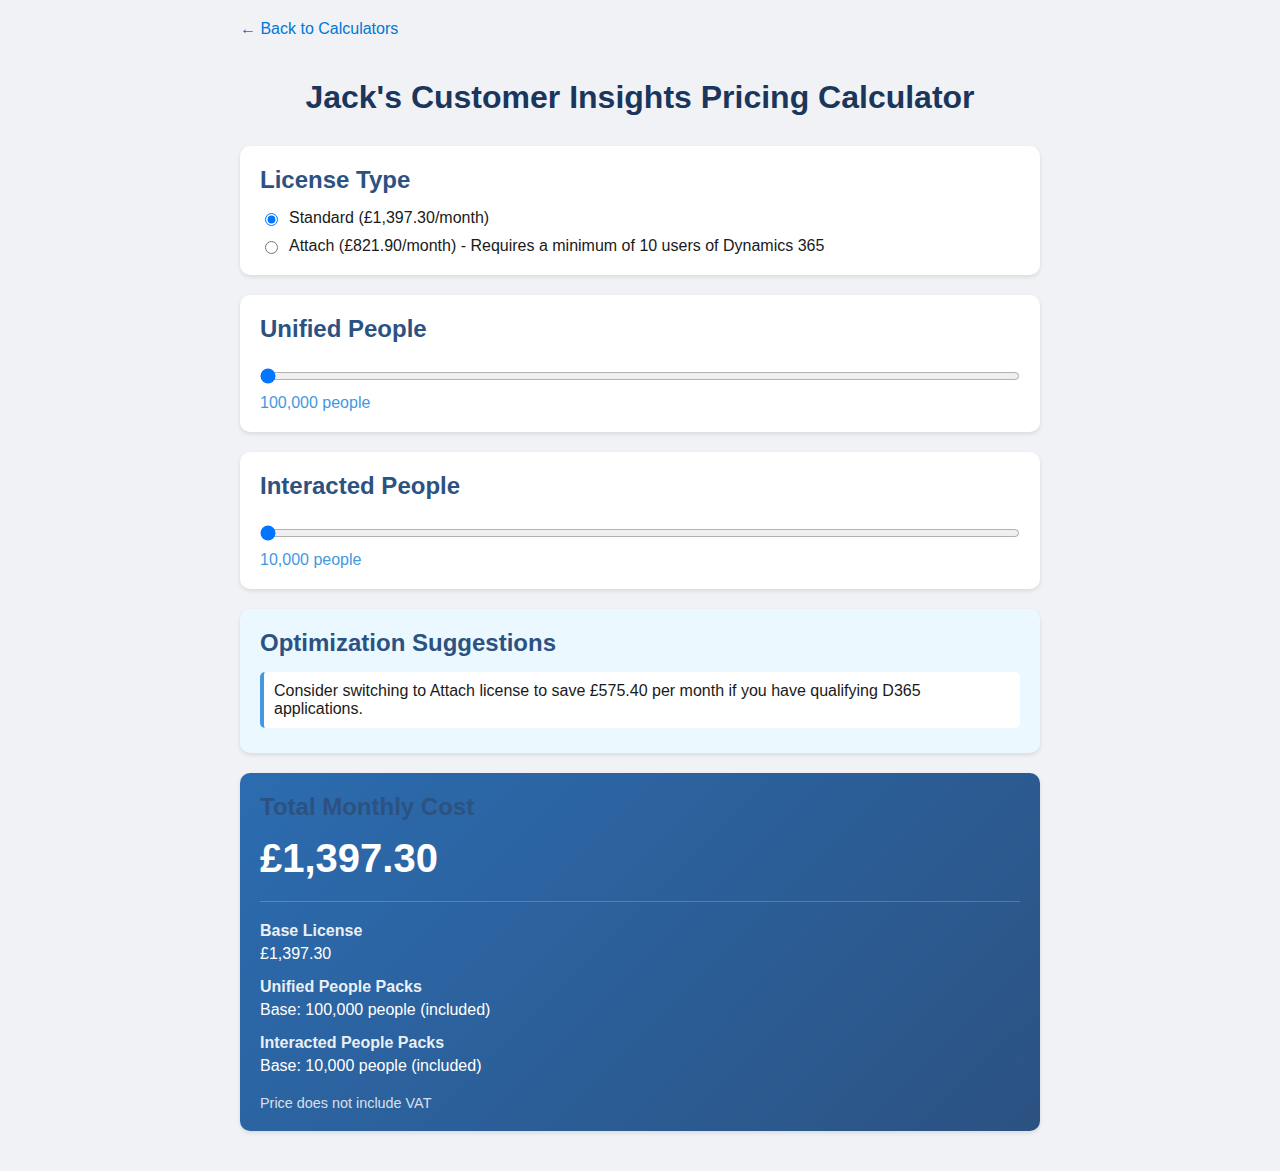
<file: customer-insights.html>
<!DOCTYPE html>
<html lang="en">
<head>
    <meta charset="UTF-8">
    <meta name="viewport" content="width=device-width, initial-scale=1.0">
    <title>D365 CI Pricing Calculator</title>
    <link rel="stylesheet" href="styles.css">
</head>
<body>
    <div class="container">
        <a href="index.html" class="back-link" style="display: inline-block; margin-bottom: 20px; color: #0078d4; text-decoration: none;">← Back to Calculators</a>
        <h1>Jack's Customer Insights Pricing Calculator</h1>
        
        <div class="card">
            <h2>License Type</h2>
            <div class="radio-group">
                <label>
                    <input type="radio" name="license" value="standard" checked>
                    Standard (£1,397.30/month)
                </label>
                <label>
                    <input type="radio" name="license" value="attach">
                    Attach (£821.90/month) - Requires a minimum of 10 users of Dynamics 365
                </label>
            </div>
        </div>

        <div class="card">
            <h2>Unified People</h2>
            <input type="range" id="unifiedSlider" min="100000" max="5000000" step="10000" value="100000">
            <div class="slider-value" id="unifiedValue">100,000 people</div>
        </div>

        <div class="card">
            <h2>Interacted People</h2>
            <input type="range" id="interactedSlider" min="10000" max="500000" step="5000" value="10000">
            <div class="slider-value" id="interactedValue">10,000 people</div>
        </div>

        <div id="optimizations" class="card suggestions">
            <!-- Optimization suggestions will be inserted here -->
        </div>

        <div class="card pricing">
            <h2>Total Monthly Cost</h2>
            <div class="total-price" id="totalPrice">£1,397.30</div>
            
            <div class="breakdown">
                <div class="breakdown-section">
                    <h3>Base License</h3>
                    <div id="baseCost">£1,397.30</div>
                </div>

                <div class="breakdown-section">
                    <h3>Unified People Packs</h3>
                    <div id="unifiedBreakdown">
                        Base: 100,000 people (included)
                    </div>
                </div>

                <div class="breakdown-section">
                    <h3>Interacted People Packs</h3>
                    <div id="interactedBreakdown">
                        Base: 10,000 people (included)
                    </div>
                </div>
            </div>
            
            <div class="note">Price does not include VAT</div>
        </div>
    </div>
    <script src="script.js"></script>
</body>
</html>
</file>
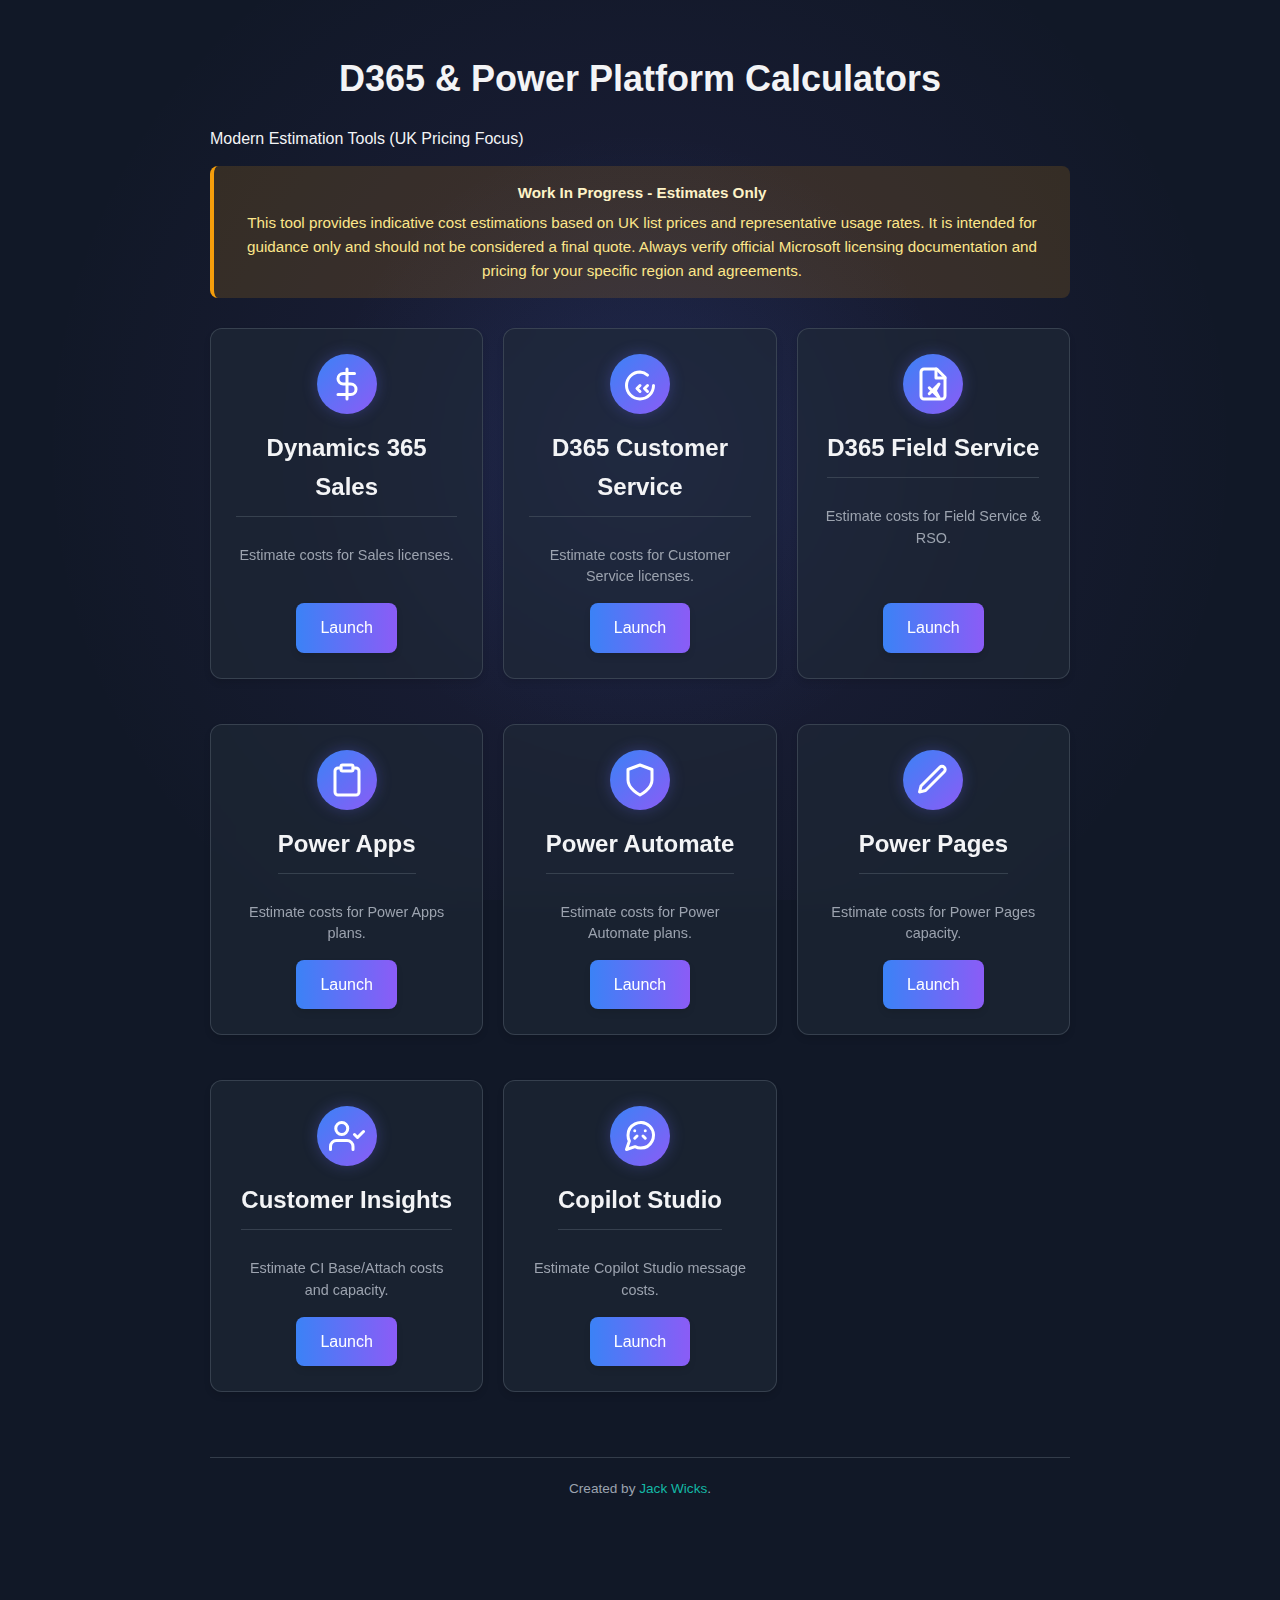
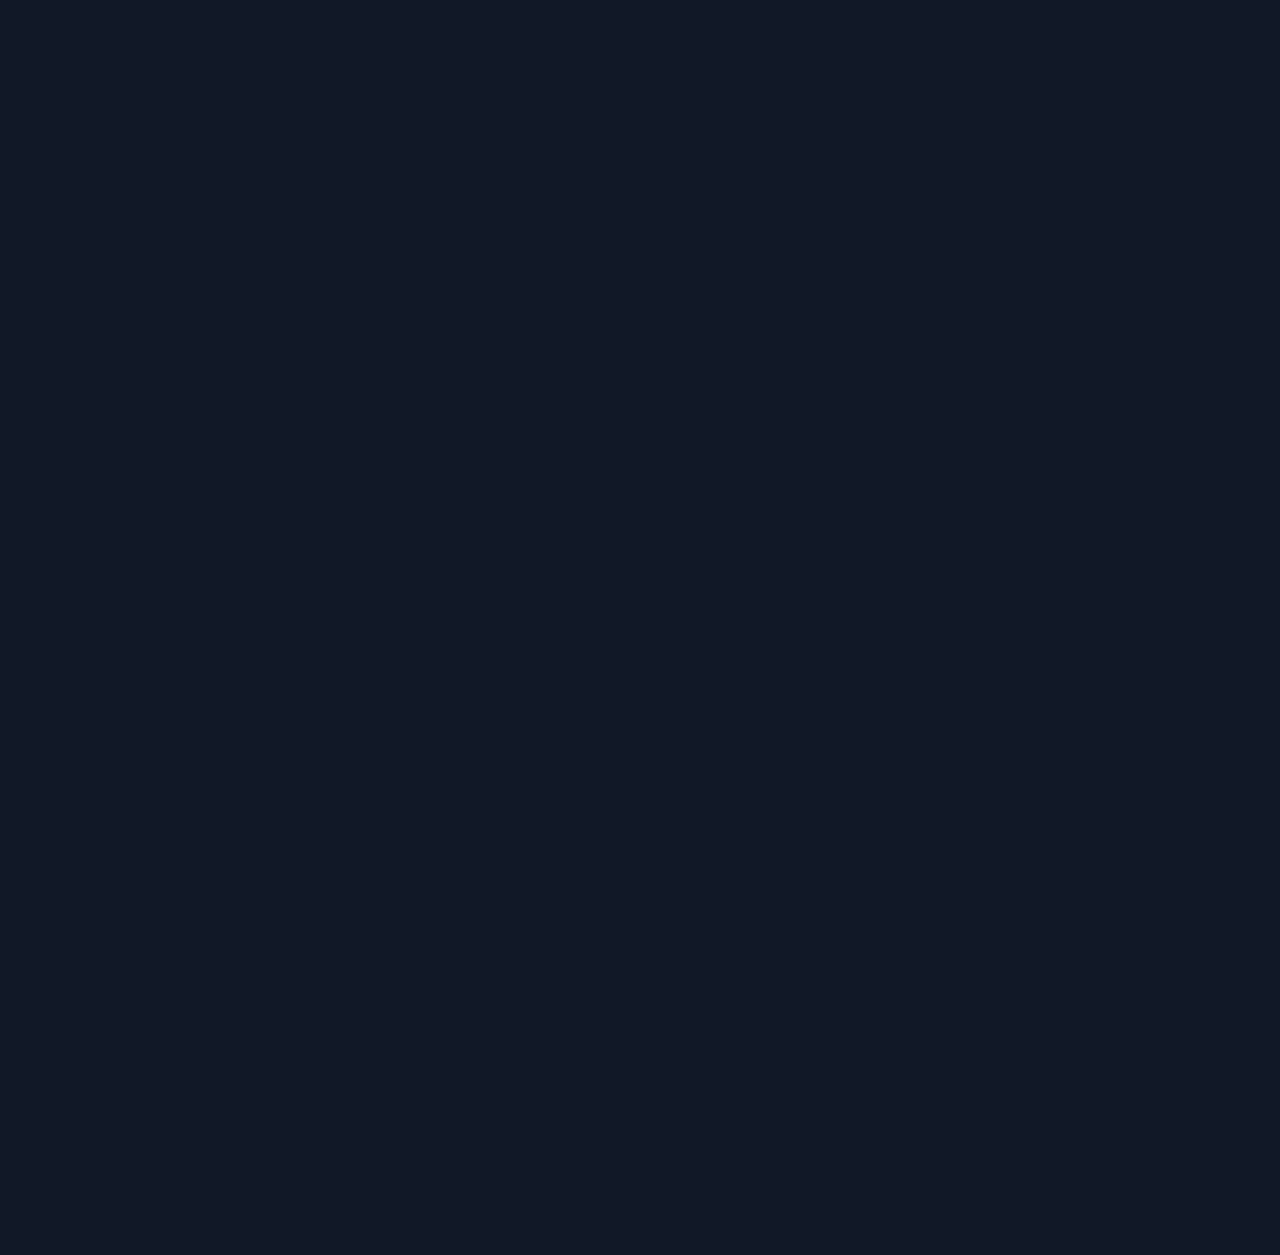
<file: index.html.html>
<!DOCTYPE html>
<html lang="en">
<head>
    <meta charset="UTF-8">
    <meta name="viewport" content="width=device-width, initial-scale=1.0">
    <title>Modern D365 & Power Platform Pricing Calculators</title>
    <style>
        /* --- Modern Base & Theme --- */
        :root {
            --bg-dark: #111827; --bg-card: rgba(31, 41, 55, 0.6); --border-color: rgba(75, 85, 99, 0.6);
            --text-primary: #f3f4f6; --text-secondary: #9ca3af; --accent-blue: #3b82f6; --accent-purple: #8b5cf6;
            --accent-teal: #14b8a6; --accent-red: #ef4444; --accent-green: #22c55e; --hover-bg-card: rgba(55, 65, 81, 0.7);
            --mouse-x: 50%; --mouse-y: 50%;
        }
        *, *::before, *::after { box-sizing: border-box; margin: 0; padding: 0; }
        body { font-family: -apple-system, BlinkMacSystemFont, 'Segoe UI', Roboto, Oxygen, Ubuntu, Cantarell, sans-serif; background-color: var(--bg-dark); background-image: radial-gradient( 800px circle at var(--mouse-x) var(--mouse-y), rgba(59, 130, 246, 0.1), transparent 40% ), radial-gradient( 1200px circle at calc(100% - var(--mouse-x)) calc(100% - var(--mouse-y)), rgba(139, 92, 246, 0.1), transparent 50% ); background-attachment: fixed; color: var(--text-primary); line-height: 1.6; padding: 30px 20px; overflow-x: hidden; transition: background 0.2s linear; }
        .app-container { max-width: 900px; margin: 20px auto; }
        .page-section { width: 100%; opacity: 0; visibility: hidden; transition: opacity 0.4s ease-in-out, visibility 0s linear 0.4s; position: absolute; left: 0; right: 0; padding: 0 20px; margin: 0 auto; max-width: 900px; }
        .page-section.active { opacity: 1; visibility: visible; transition: opacity 0.4s ease-in-out; position: relative; }
        h1, h2, h3 { color: var(--text-primary); margin-bottom: 0.75em; font-weight: 600; }
        h1 { font-size: 2.25rem; text-align: center; margin-bottom: 0.5em; }
        h2 { font-size: 1.5rem; border-bottom: 1px solid var(--border-color); padding-bottom: 0.4em; }
        h3 { font-size: 1.1rem; color: var(--text-secondary); font-weight: 500; margin-bottom: 0.5em; }
        p { color: var(--text-secondary); margin-bottom: 1em; font-size: 0.95rem; }
        strong { color: var(--text-primary); font-weight: 600; }
        .card { background: var(--bg-card); backdrop-filter: blur(10px); -webkit-backdrop-filter: blur(10px); border: 1px solid var(--border-color); border-radius: 12px; padding: 25px; margin-bottom: 25px; box-shadow: 0 4px 6px rgba(0, 0, 0, 0.1); transition: transform 0.3s ease, background-color 0.3s ease, box-shadow 0.3s ease; }
        .card:hover { transform: translateY(-4px); box-shadow: 0 10px 15px rgba(0, 0, 0, 0.15); background: var(--hover-bg-card); }
        .pricing { background: linear-gradient(135deg, rgba(59, 130, 246, 0.3), rgba(139, 92, 246, 0.3)); backdrop-filter: blur(10px); -webkit-backdrop-filter: blur(10px); border: 1px solid rgba(99, 102, 241, 0.5); }
        .pricing h2, .pricing h3 { color: var(--text-primary); border-bottom: none; }
        .pricing .note { color: rgba(243, 244, 246, 0.8); }
        .pricing .breakdown { border-top: 1px solid rgba(243, 244, 246, 0.2); }
        .pricing .total-price { font-size: 2.5rem; text-shadow: 0 2px 4px rgba(0,0,0,0.2); text-align: center; margin-bottom: 15px; }
        .config-card { background-color: rgba(55, 65, 81, 0.5); border-radius: 8px; padding: 20px; border: 1px solid var(--border-color); margin-bottom: 15px; }
        label { display: block; margin-bottom: 8px; font-weight: 500; color: var(--text-secondary); font-size: 0.9rem; }
        input[type="number"] { width: 100%; padding: 10px 12px; border: 1px solid var(--border-color); border-radius: 6px; background-color: rgba(55, 65, 81, 0.8); color: var(--text-primary); font-size: 0.95rem; transition: border-color 0.2s ease, box-shadow 0.2s ease; }
        input[type="number"]:focus { border-color: var(--accent-blue); outline: none; box-shadow: 0 0 0 3px rgba(59, 130, 246, 0.3); }
        input[type=number]::-webkit-inner-spin-button, input[type=number]::-webkit-outer-spin-button { -webkit-appearance: none; margin: 0; } input[type=number] { -moz-appearance: textfield; }
        .radio-group, .checkbox-group { display: flex; flex-direction: column; gap: 12px; }
        .radio-group label, .checkbox-group label { display: flex; align-items: start; gap: 10px; cursor: pointer; font-weight: normal; color: var(--text-primary); font-size: 0.95rem; }
        .radio-group label div, .checkbox-group label div { flex-grow: 1; }
        input[type="radio"], input[type="checkbox"] { width: 1.1em; height: 1.1em; accent-color: var(--accent-purple); cursor: pointer; margin-top: 0.2em; flex-shrink: 0; }
        label.inline-label { display: inline !important; font-weight: normal !important; }
        .btn { display: inline-block; background: linear-gradient(to right, var(--accent-blue), var(--accent-purple)); color: white; text-decoration: none; padding: 12px 24px; border-radius: 8px; font-weight: 500; margin-top: 15px; transition: all 0.3s ease; border: none; cursor: pointer; box-shadow: 0 4px 6px rgba(0, 0, 0, 0.1); }
        .btn:hover { transform: translateY(-2px) scale(1.02); box-shadow: 0 8px 12px rgba(0, 0, 0, 0.15); filter: brightness(1.1); }
        .btn:active { transform: translateY(0px) scale(1); box-shadow: 0 4px 6px rgba(0, 0, 0, 0.1); }
        .back-link { display: inline-block; margin-bottom: 25px; color: var(--accent-blue); text-decoration: none; font-weight: 500; cursor: pointer; transition: color 0.2s ease; }
        .back-link:hover { color: var(--accent-teal); text-decoration: underline; }
        .index-grid { display: grid; grid-template-columns: repeat(auto-fit, minmax(240px, 1fr)); gap: 20px; margin-top: 30px; }
        .calculator-card { display: flex; flex-direction: column; align-items: center; text-align: center; padding: 25px; }
        .calculator-icon { width: 60px; height: 60px; margin-bottom: 15px; display: flex; align-items: center; justify-content: center; border-radius: 50%; background: linear-gradient(135deg, var(--accent-blue), var(--accent-purple)); color: white; font-size: 28px; box-shadow: 0 0 15px rgba(99, 102, 241, 0.3); }
        .calculator-desc { margin-top: 10px; color: var(--text-secondary); font-size: 0.9rem; flex-grow: 1; line-height: 1.5; }
        .tooltip { position: relative; display: inline-block; vertical-align: middle; }
        .icon-info { display: inline-flex; align-items: center; justify-content: center; width: 18px; height: 18px; background-color: var(--text-secondary); color: var(--bg-dark); border-radius: 50%; font-size: 11px; cursor: help; margin-left: 6px; font-weight: bold; line-height: 1; transition: background-color 0.2s ease; }
         .tooltip:hover .icon-info { background-color: var(--accent-teal); }
        .tooltip .tooltip-text { visibility: hidden; opacity: 0; width: 250px; background-color: #2d3748; color: var(--text-primary); text-align: left; border-radius: 8px; padding: 12px; position: absolute; z-index: 10; bottom: 140%; left: 50%; transform: translateX(-50%); transition: opacity 0.3s ease, visibility 0s linear 0.3s; font-weight: normal; font-size: 0.85rem; line-height: 1.4; box-shadow: 0 4px 10px rgba(0,0,0,0.3); }
        .tooltip .tooltip-text::after { content: ""; position: absolute; top: 100%; left: 50%; transform: translateX(-50%); border-width: 6px; border-style: solid; border-color: #2d3748 transparent transparent transparent; }
        .tooltip:hover .tooltip-text, .tooltip:focus-within .tooltip-text { visibility: visible; opacity: 1; transition-delay: 0s; }
        .grid-container-inputs { display: grid; grid-template-columns: 1fr; gap: 30px; }
        @media (min-width: 800px) { .grid-container-inputs { grid-template-columns: 1fr 1fr; } }
        .number-input { display: flex; align-items: center; margin-bottom: 15px; gap: 15px; flex-wrap: wrap; }
        .number-input label { flex: 1 1 auto; margin-bottom: 0; font-weight: normal; color: var(--text-secondary); }
        .number-input input[type="number"] { flex: 0 0 110px; width: 110px; }
        .breakdown { margin-top: 25px; padding-top: 25px; display: grid; grid-template-columns: repeat(auto-fit, minmax(160px, 1fr)); gap: 15px 20px; }
        .breakdown-section { margin-bottom: 0; }
        .breakdown-section h3 { margin: 0 0 8px 0; font-size: 0.9rem; opacity: 0.9; font-weight: 500; color: var(--text-secondary); text-transform: uppercase; }
        .breakdown-section div { font-size: 1rem; font-weight: 600; }
        .breakdown-section small { display: block; opacity: 0.7; font-size: 0.8em; margin-top: 3px; line-height: 1.3; }
        .note { margin-top: 25px; opacity: 0.8; font-size: 0.9rem; text-align: center; color: var(--text-secondary); }
        .warning { background-color: rgba(239, 68, 68, 0.15); color: #fecaca; border-left: 4px solid var(--accent-red); padding: 12px 15px; margin: 15px 0; border-radius: 6px; font-weight: 500; font-size: 0.95rem; }
        .warning strong { color: #fee2e2; }
        .disclaimer { background-color: rgba(245, 158, 11, 0.15); color: #fde68a; border-left: 4px solid #f59e0b; padding: 12px 15px; margin: 20px 0; border-radius: 6px; font-weight: 500; font-size: 0.9rem; }
        .disclaimer strong { color: #fef3c7;}
        .license-input-group { margin-bottom: 15px; }
        .license-input-group label { display: flex; align-items: center; justify-content: space-between; }
        .license-input-group input[type="number"] { width: 80px; flex-shrink: 0; margin-left: 15px; text-align: right; }
        .license-input-group .price-info { font-size: 0.85em; color: var(--text-secondary); margin-left: 10px; flex-shrink: 0; }
        .feature-table-container { margin-top: 25px; }
        .feature-table { width: 100%; border-collapse: collapse; font-size: 0.85rem; background-color: rgba(55, 65, 81, 0.5); border-radius: 8px; overflow: hidden; border: 1px solid var(--border-color); }
        .feature-table th, .feature-table td { padding: 8px 10px; text-align: left; border-bottom: 1px solid var(--border-color); }
        .feature-table th { background-color: rgba(75, 85, 99, 0.4); font-weight: 600; text-align: center; }
        .feature-table tr:last-child td { border-bottom: none; }
        .feature-table td:not(:first-child) { text-align: center; }
        .feature-table .check { color: var(--accent-green); font-weight: bold; }
        .feature-table .partial { color: var(--accent-blue); font-style: italic; }
        .feature-table .no-check { color: var(--text-secondary); opacity: 0.6; }
        .index-disclaimer { background-color: rgba(245, 158, 11, 0.15); color: #fde68a; border-left: 4px solid #f59e0b; padding: 15px 20px; margin: 15px 0 30px 0; border-radius: 8px; font-weight: 500; font-size: 0.95rem; text-align: center; }
        .index-disclaimer strong { color: #fef3c7; display: block; margin-bottom: 5px; }
        .attribution { text-align: center; font-size: 0.85rem; color: var(--text-secondary); margin-top: 40px; padding-top: 20px; border-top: 1px solid var(--border-color); }
        .attribution a { color: var(--accent-teal); text-decoration: none; }
        .attribution a:hover { text-decoration: underline; }
        @media (max-width: 640px) {
            h1 { font-size: 1.8rem; } h2 { font-size: 1.3rem; }
            .index-grid, .grid-container-inputs, .breakdown { grid-template-columns: 1fr; }
            .breakdown { gap: 15px; grid-template-columns: repeat(auto-fit, minmax(140px, 1fr)); }
            .number-input { flex-direction: column; align-items: stretch; gap: 8px; }
            .number-input input[type="number"] { flex-basis: auto; width: 100%; }
            .card { padding: 20px; margin-bottom: 20px; } body { padding: 15px 10px; }
            .app-container { margin: 10px auto; } .page-section { padding: 0 10px; }
            .btn { padding: 10px 18px; font-size: 0.95rem; }
            .radio-group label, .checkbox-group label { align-items: center; }
            input[type="radio"], input[type="checkbox"] { margin-top: 0; }
            .feature-table { font-size: 0.75rem; } .feature-table th, .feature-table td { padding: 6px 8px;}
            .index-disclaimer { font-size: 0.9rem; padding: 12px 15px; }
            .attribution { font-size: 0.8rem; }
        }
    </style>
</head>
<body>

<div class="app-container"> <!-- Main centered container -->

    <!-- Index Page Section -->
    <div id="index-section" class="page-section">
        <h1>D365 & Power Platform Calculators</h1>
        <div class="tagline">Modern Estimation Tools (UK Pricing Focus)</div>
        <div class="index-disclaimer">
            <strong>Work In Progress - Estimates Only</strong>
            This tool provides indicative cost estimations based on UK list prices and representative usage rates. It is intended for guidance only and should not be considered a final quote. Always verify official Microsoft licensing documentation and pricing for your specific region and agreements.
        </div>
        <div class="index-grid">
             <div class="card calculator-card"> <div class="calculator-icon"><svg xmlns="http://www.w3.org/2000/svg" width="36" height="36" viewBox="0 0 24 24" fill="none" stroke="currentColor" stroke-width="2" stroke-linecap="round" stroke-linejoin="round"><line x1="12" x2="12" y1="2" y2="22"></line><path d="M17 5H9.5a3.5 3.5 0 0 0 0 7h5a3.5 3.5 0 0 1 0 7H6"></path></svg></div> <h2>Dynamics 365 Sales</h2> <div class="calculator-desc">Estimate costs for Sales licenses.</div> <a href="#" onclick="showCalculator('sales-section'); return false;" class="btn">Launch</a> </div>
             <div class="card calculator-card"> <div class="calculator-icon"><svg xmlns="http://www.w3.org/2000/svg" width="36" height="36" viewBox="0 0 24 24" fill="none" stroke="currentColor" stroke-width="2" stroke-linecap="round" stroke-linejoin="round"><path d="M17 6.091A8.984 8.984 0 0 0 12 4c-4.97 0-9 4.03-9 9s4.03 9 9 9 9-4.03 9-9"></path><path d="m12 17-2-2 2-2"></path><path d="m17 17-2-2 2-2"></path></svg></div> <h2>D365 Customer Service</h2> <div class="calculator-desc">Estimate costs for Customer Service licenses.</div> <a href="#" onclick="showCalculator('custsvc-section'); return false;" class="btn">Launch</a> </div>
             <div class="card calculator-card"> <div class="calculator-icon"><svg xmlns="http://www.w3.org/2000/svg" width="36" height="36" viewBox="0 0 24 24" fill="none" stroke="currentColor" stroke-width="2" stroke-linecap="round" stroke-linejoin="round"><path d="M14.5 2H6a2 2 0 0 0-2 2v16a2 2 0 0 0 2 2h12a2 2 0 0 0 2-2V7.5L14.5 2z"></path><polyline points="14 2 14 8 20 8"></polyline><path d="M9.5 14.5 16 21l-2.5-4.5L16 12l-6.5 6.5"></path></svg></div> <h2>D365 Field Service</h2> <div class="calculator-desc">Estimate costs for Field Service & RSO.</div> <a href="#" onclick="showCalculator('fieldsvc-section'); return false;" class="btn">Launch</a> </div>
             <div class="card calculator-card"> <div class="calculator-icon"><svg xmlns="http://www.w3.org/2000/svg" width="36" height="36" viewBox="0 0 24 24" fill="none" stroke="currentColor" stroke-width="2" stroke-linecap="round" stroke-linejoin="round"><rect x="8" y="2" width="8" height="4" rx="1" ry="1"></rect><path d="M16 4h2a2 2 0 0 1 2 2v14a2 2 0 0 1-2 2H6a2 2 0 0 1-2-2V6a2 2 0 0 1 2-2h2"></path></svg></div> <h2>Power Apps</h2> <div class="calculator-desc">Estimate costs for Power Apps plans.</div> <a href="#" onclick="showCalculator('powerapps-section'); return false;" class="btn">Launch</a> </div>
             <div class="card calculator-card"> <div class="calculator-icon"><svg xmlns="http://www.w3.org/2000/svg" width="36" height="36" viewBox="0 0 24 24" fill="none" stroke="currentColor" stroke-width="2" stroke-linecap="round" stroke-linejoin="round"><path d="M12 22s8-4 8-10V5l-8-3-8 3v7c0 6 8 10 8 10z"></path></svg></div> <h2>Power Automate</h2> <div class="calculator-desc">Estimate costs for Power Automate plans.</div> <a href="#" onclick="showCalculator('powerautomate-section'); return false;" class="btn">Launch</a> </div>
             <div class="card calculator-card"> <div class="calculator-icon"><svg xmlns="http://www.w3.org/2000/svg" width="36" height="36" viewBox="0 0 24 24" fill="none" stroke="currentColor" stroke-width="2" stroke-linecap="round" stroke-linejoin="round"><path d="M16.5 3.5a2.12 2.12 0 0 1 3 3L7 19l-4 1 1-4Z"></path></svg></div> <h2>Power Pages</h2> <div class="calculator-desc">Estimate costs for Power Pages capacity.</div> <a href="#" onclick="showCalculator('powerpages-section'); return false;" class="btn">Launch</a> </div>
             <div class="card calculator-card"> <div class="calculator-icon"><svg xmlns="http://www.w3.org/2000/svg" width="36" height="36" viewBox="0 0 24 24" fill="none" stroke="currentColor" stroke-width="2" stroke-linecap="round" stroke-linejoin="round"><path d="M16 21v-2a4 4 0 0 0-4-4H5a4 4 0 0 0-4 4v2"></path><circle cx="8.5" cy="7" r="4"></circle><polyline points="17 11 19 13 23 9"></polyline></svg></div> <h2>Customer Insights</h2> <div class="calculator-desc">Estimate CI Base/Attach costs and capacity.</div> <a href="#" onclick="showCalculator('ci-section'); return false;" class="btn">Launch</a> </div>
            <div class="card calculator-card"> <div class="calculator-icon"><svg xmlns="http://www.w3.org/2000/svg" width="36" height="36" viewBox="0 0 24 24" fill="none" stroke="currentColor" stroke-width="2" stroke-linecap="round" stroke-linejoin="round"><path d="M21 11.5a8.38 8.38 0 0 1-.9 3.8 8.5 8.5 0 0 1-7.6 4.7 8.38 8.38 0 0 1-3.8-.9L3 21l1.9-5.7a8.38 8.38 0 0 1-.9-3.8 8.5 8.5 0 0 1 4.7-7.6 8.38 8.38 0 0 1 3.8-.9h.5a8.48 8.48 0 0 1 8 8v.5z"></path><path d="m10 12-1.5 1.5M14 12l1.5 1.5M8.5 8.5v.01M15.5 8.5v.01"></path></svg></div> <h2>Copilot Studio</h2> <div class="calculator-desc">Estimate Copilot Studio message costs.</div> <a href="#" onclick="showCalculator('cs-section'); return false;" class="btn">Launch</a> </div>
        </div>
        <div class="attribution"> Created by <a href="https://www.linkedin.com/in/jack-wicks/" target="_blank" rel="noopener noreferrer">Jack Wicks</a>. </div>
    </div>

    <!-- D365 Sales Calculator -->
     <div id="sales-section" class="page-section">
        <a onclick="showCalculator('index-section'); return false;" class="back-link">← Back</a><h1>Dynamics 365 Sales Calculator</h1>
        <form id="salesForm">
            <div class="card"><h2>Sales Licenses (UK Pricing)</h2><p>Enter the number of users required for each license type.</p>
                <div class="config-card">
                    <div class="license-input-group"><label for="salesPremUsers"><div>Premium Users <span class="tooltip"><span class="icon-info" tabindex="0">i</span><span class="tooltip-text">Includes Enterprise + Sales Insights & full Copilot.</span></span></div><div><span class="price-info">(£<span id="price_salesPrem">101.80</span>/u/m)</span><input type="number" id="salesPremUsers" min="0" value="0" step="1"></div></label></div>
                    <div class="license-input-group"><label for="salesEntUsers"><div>Enterprise Users <span class="tooltip"><span class="icon-info" tabindex="0">i</span><span class="tooltip-text">Core SFA, customization, limited Insights, basic Copilot.</span></span></div><div><span class="price-info">(£<span id="price_salesEnt">71.60</span>/u/m)</span><input type="number" id="salesEntUsers" min="0" value="10" step="1"></div></label></div>
                    <div class="license-input-group"><label for="salesProUsers"><div>Professional Users <span class="tooltip"><span class="icon-info" tabindex="0">i</span><span class="tooltip-text">Essential SFA. Cannot mix with Ent/Prem.</span></span></div><div><span class="price-info">(£<span id="price_salesPro">49.00</span>/u/m)</span><input type="number" id="salesProUsers" min="0" value="0" step="1"></div></label></div>
                    <div class="license-input-group"><label for="salesTeamUsers"><div>Team Member Users <span class="tooltip"><span class="icon-info" tabindex="0">i</span><span class="tooltip-text">Lightweight read/write access. See Guide Appendix C.</span></span></div><div><span class="price-info">(£<span id="price_salesTeam">6.00</span>/u/m)</span><input type="number" id="salesTeamUsers" min="0" value="0" step="1"></div></label></div>
                </div>
                <div class="feature-table-container"><h3>Feature Highlights</h3><table class="feature-table"><thead><tr><th>Feature Area</th><th>Premium</th><th>Enterprise</th><th>Professional</th><th>Team Member</th></tr></thead><tbody><tr><td>Core Lead/Opp/Account/Contact Mgt.</td><td class="check">✔</td><td class="check">✔</td><td class="check">✔</td><td class="partial">Read</td></tr><tr><td>Customization (Apps, Forms, Flows)</td><td class="check">✔</td><td class="check">✔</td><td class="partial">Limited</td><td class="no-check">✘</td></tr><tr><td>Sales Insights (Full Suite)</td><td class="check">✔</td><td class="partial">Limited</td><td class="no-check">✘</td><td class="no-check">✘</td></tr><tr><td>Predictive Scoring/Forecasting</td><td class="check">✔</td><td class="partial">Limited</td><td class="no-check">✘</td><td class="no-check">✘</td></tr><tr><td>Full Copilot for Sales</td><td class="check">✔</td><td class="partial">Basic</td><td class="no-check">✘</td><td class="no-check">✘</td></tr><tr><td>Marketing Lists & Quick Campaigns</td><td class="check">✔</td><td class="check">✔</td><td class="check">✔</td><td class="no-check">✘</td></tr></tbody></table></div>
            </div>
            <div class="card pricing"><h2>Total Estimated Monthly Cost (Sales)</h2><div class="total-price" id="salesTotalPrice">£0.00</div><div class="note">Excludes VAT & other apps. Verify official UK pricing.</div></div>
        </form>
    </div>

    <!-- D365 Customer Service Calculator -->
     <div id="custsvc-section" class="page-section">
        <a onclick="showCalculator('index-section'); return false;" class="back-link">← Back</a><h1>Dynamics 365 Customer Service Calculator</h1>
        <form id="custsvcForm">
             <div class="card"><h2>Customer Service Licenses (UK Pricing)</h2><p>Enter the number of users required for each license type.</p>
                <div class="config-card">
                     <div class="license-input-group"><label for="custsvcEntUsers"><div>Enterprise Users <span class="tooltip"><span class="icon-info" tabindex="0">i</span><span class="tooltip-text">Full Case Mgt, Omnichannel, Scheduling, Knowledge, SLAs, basic Copilot.</span></span></div><div><span class="price-info">(£<span id="price_custsvcEnt">71.60</span>/u/m)</span><input type="number" id="custsvcEntUsers" min="0" value="10" step="1"></div></label></div>
                     <div class="license-input-group"><label for="custsvcProUsers"><div>Professional Users <span class="tooltip"><span class="icon-info" tabindex="0">i</span><span class="tooltip-text">Core Case Mgt, Knowledge, Queues. Cannot mix with Ent.</span></span></div><div><span class="price-info">(£<span id="price_custsvcPro">37.70</span>/u/m)</span><input type="number" id="custsvcProUsers" min="0" value="0" step="1"></div></label></div>
                    <div class="license-input-group"><label for="custsvcTeamUsers"><div>Team Member Users <span class="tooltip"><span class="icon-info" tabindex="0">i</span><span class="tooltip-text">Lightweight access. Read data, self-service cases, knowledge access. See Guide App C.</span></span></div><div><span class="price-info">(£<span id="price_custsvcTeam">6.00</span>/u/m)</span><input type="number" id="custsvcTeamUsers" min="0" value="0" step="1"></div></label></div>
                </div>
                <div class="feature-table-container"><h3>Feature Highlights</h3><table class="feature-table"><thead><tr><th>Feature Area</th><th>Enterprise</th><th>Professional</th><th>Team Member</th></tr></thead><tbody><tr><td>Case Management</td><td class="check">✔</td><td class="check">✔</td><td class="partial">Self-Svc</td></tr><tr><td>Knowledge Management</td><td class="check">✔</td><td class="check">✔</td><td class="check">✔</td></tr><tr><td>SLAs & Entitlements</td><td class="check">✔</td><td class="no-check">✘</td><td class="no-check">✘</td></tr><tr><td>Unified Routing</td><td class="check">✔</td><td class="no-check">✘</td><td class="no-check">✘</td></tr><tr><td>Omnichannel (via Add-on)</td><td class="check">✔</td><td class="no-check">✘</td><td class="no-check">✘</td></tr><tr><td>Copilot Assist</td><td class="check">✔</td><td class="no-check">✘</td><td class="no-check">✘</td></tr></tbody></table></div>
            </div>
             <div class="card pricing"><h2>Total Estimated Monthly Cost (Customer Service)</h2><div class="total-price" id="custsvcTotalPrice">£0.00</div><div class="note">Excl. VAT & add-ons (Contact Center, Digital Messaging). Verify UK pricing.</div></div>
        </form>
    </div>

    <!-- D365 Field Service Calculator -->
     <div id="fieldsvc-section" class="page-section">
        <a onclick="showCalculator('index-section'); return false;" class="back-link">← Back</a><h1>Dynamics 365 Field Service Calculator</h1>
        <form id="fieldsvcForm">
            <div class="grid-container-inputs">
                 <div class="card"><h2>Field Service Licenses (UK Pricing)</h2><p>Enter user/resource counts.</p>
                    <div class="config-card">
                         <div class="license-input-group"><label for="fieldsvcUsers"><div>Field Service Users <span class="tooltip"><span class="icon-info" tabindex="0">i</span><span class="tooltip-text">Full capabilities for technicians/dispatchers. Work Orders, Scheduling, Inventory, Mobile.</span></span></div><div><span class="price-info">(£<span id="price_fieldsvc">71.60</span>/u/m)</span><input type="number" id="fieldsvcUsers" min="0" value="10" step="1"></div></label></div>
                         <div class="license-input-group"><label for="fieldsvcContractorUsers"><div>Contractor Users <span class="tooltip"><span class="icon-info" tabindex="0">i</span><span class="tooltip-text">For third-party technicians. Limited access via mobile app.</span></span></div><div><span class="price-info">(£<span id="price_fieldsvcContractor">49.00</span>/u/m)</span><input type="number" id="fieldsvcContractorUsers" min="0" value="0" step="1"></div></label></div>
                        <div class="license-input-group"><label for="fieldsvcTeamUsers"><div>Team Member Users <span class="tooltip"><span class="icon-info" tabindex="0">i</span><span class="tooltip-text">Lightweight access. Read data, basic activities. See Guide App C.</span></span></div><div><span class="price-info">(£<span id="price_fieldsvcTeam">6.00</span>/u/m)</span><input type="number" id="fieldsvcTeamUsers" min="0" value="0" step="1"></div></label></div>
                    </div>
                     <div class="feature-table-container"><h3>Feature Highlights</h3><table class="feature-table"><thead><tr><th>Feature Area</th><th>Field Service</th><th>Contractor</th><th>Team Member</th></tr></thead><tbody><tr><td>Work Order Management</td><td class="check">✔</td><td class="partial">Limited¹</td><td class="partial">Limited²</td></tr><tr><td>Scheduling Board</td><td class="check">✔</td><td class="no-check">✘</td><td class="no-check">✘</td></tr><tr><td>Mobile App (Offline)</td><td class="check">✔</td><td class="check">✔</td><td class="no-check">✘</td></tr><tr><td>Inventory Management</td><td class="check">✔</td><td class="no-check">✘</td><td class="no-check">✘</td></tr><tr><td>Asset Management</td><td class="check">✔</td><td class="no-check">✘</td><td class="no-check">✘</td></tr><tr><td>Inspections</td><td class="check">✔</td><td class="check">✔</td><td class="no-check">✘</td></tr></tbody></table><small style="font-size: 0.75rem; opacity: 0.8; display: block; margin-top: 5px;">¹Contractor focused on execution. ²Team Member limited by App C.</small></div>
                </div>
                 <div class="card"><h2>Add-ons</h2>
                    <div class="config-card">
                         <div class="license-input-group"><label for="fieldsvcRsoResources"><div>Resource Scheduling Optimization (RSO) <span class="tooltip"><span class="icon-info" tabindex="0">i</span><span class="tooltip-text">Automated scheduling/routing. Licensed per scheduled resource.</span></span></div><div><span class="price-info">(£<span id="price_fieldsvcRso">22.60</span>/res/m)</span><input type="number" id="fieldsvcRsoResources" min="0" value="0" step="1"></div></label></div>
                    </div>
                </div>
            </div>
             <div class="card pricing"><h2>Total Estimated Monthly Cost (Field Service)</h2><div class="total-price" id="fieldsvcTotalPrice">£0.00</div><div class="note">Excl. VAT & other apps. Verify official UK pricing.</div></div>
        </form>
    </div>

    <!-- Power Apps Calculator -->
     <div id="powerapps-section" class="page-section">
        <a onclick="showCalculator('index-section'); return false;" class="back-link">← Back</a><h1>Power Apps Calculator</h1>
         <form id="powerappsForm">
             <div class="card"><h2>Power Apps Plans (UK Pricing)</h2><p>Estimate costs for standalone custom apps. D365/M365 licenses may include seeded rights.</p>
                 <div class="config-card"><h3>Subscription Plans</h3>
                     <div class="license-input-group"><label for="powerappsPerAppPasses"><div>Per App Passes <span class="tooltip"><span class="icon-info" tabindex="0">i</span><span class="tooltip-text">Allows ONE user access to ONE custom app OR portal. Stack passes.</span></span></div><div><span class="price-info">(£<span id="price_powerappsPerApp">3.80</span>/pass/m)</span><input type="number" id="powerappsPerAppPasses" min="0" value="0" step="1"></div></label></div>
                     <div class="license-input-group"><label for="powerappsPerUserUsers"><div>Per User Licenses <span class="tooltip"><span class="icon-info" tabindex="0">i</span><span class="tooltip-text">Allows ONE user access to UNLIMITED custom apps and portals.</span></span></div><div><span class="price-info">(£<span id="price_powerappsPerUser">15.10</span>/user/m)</span><input type="number" id="powerappsPerUserUsers" min="0" value="0" step="1"></div></label></div>
                     <p style="font-size: 0.85em; color: var(--text-secondary); margin-top: 15px;">Note: Pay-As-You-Go plan (~£7.54/active user/app/month via Azure) also available.</p>
                </div>
            </div>
             <div class="card pricing"><h2>Total Estimated Monthly Cost (Power Apps)</h2><div class="total-price" id="powerappsTotalPrice">£0.00</div><div class="note">Excl. VAT & Dataverse capacity overages. Verify UK pricing.</div></div>
         </form>
    </div>

    <!-- Power Automate Calculator -->
     <div id="powerautomate-section" class="page-section">
         <a onclick="showCalculator('index-section'); return false;" class="back-link">← Back</a><h1>Power Automate Calculator</h1>
          <form id="powerautomateForm">
             <div class="card"><h2>Power Automate Plans (UK Pricing)</h2><p>Estimate costs for standalone automation. D365/M365/Power Apps licenses may include seeded rights.</p>
                 <div class="config-card"><h3>Subscription Plans</h3>
                     <div class="license-input-group"><label for="paPerUserUsers"><div>Per User Plan <span class="tooltip"><span class="icon-info" tabindex="0">i</span><span class="tooltip-text">Allows ONE user to run UNLIMITED cloud flows (DPA).</span></span></div><div><span class="price-info">(£<span id="price_paPerUser">11.30</span>/user/m)</span><input type="number" id="paPerUserUsers" min="0" value="0" step="1"></div></label></div>
                     <div class="license-input-group"><label for="paPerUserAttendedRpaUsers"><div>Per User Plan w/ Attended RPA <span class="tooltip"><span class="icon-info" tabindex="0">i</span><span class="tooltip-text">Includes Per User plan + attended desktop flows (RPA).</span></span></div><div><span class="price-info">(£<span id="price_paPerUserAttendedRpa">30.20</span>/user/m)</span><input type="number" id="paPerUserAttendedRpaUsers" min="0" value="0" step="1"></div></label></div>
                     <div class="license-input-group"><label for="paPerFlowFlows"><div>Per Flow Plan <span class="tooltip"><span class="icon-info" tabindex="0">i</span><span class="tooltip-text">Allows UNLIMITED users to trigger specific flows. Min purchase: 5 flows.</span></span></div><div><span class="price-info">(£<span id="price_paPerFlow">75.40</span>/flow/m)</span><input type="number" id="paPerFlowFlows" min="0" value="0" step="1"></div></label></div>
                     <p style="font-size: 0.85em; color: var(--text-secondary); margin-top: 15px;">Note: Unattended RPA and Process Mining add-ons not included.</p>
                 </div>
             </div>
              <div class="card pricing"><h2>Total Estimated Monthly Cost (Power Automate)</h2><div class="total-price" id="powerautomateTotalPrice">£0.00</div><div class="note">Excl. VAT & add-ons. Verify UK pricing.</div></div>
          </form>
     </div>

     <!-- Power Pages Calculator -->
      <div id="powerpages-section" class="page-section">
          <a onclick="showCalculator('index-section'); return false;" class="back-link">← Back</a><h1>Power Pages Calculator</h1>
           <form id="powerpagesForm">
              <div class="card"><h2>Power Pages Capacity (UK Pricing)</h2><p>Estimate costs based on monthly external user access per website.</p>
                  <div class="config-card"><h3>Capacity Packs (Per Website)</h3>
                      <div class="license-input-group"><label for="ppAuthUsersPacks"><div>Authenticated Users Packs <span class="tooltip"><span class="icon-info" tabindex="0">i</span><span class="tooltip-text">Logged-in external users. Sold in packs of 100 users/site/month.</span></span></div><div><span class="price-info">(£<span id="price_ppAuthPack">150.80</span>/100u/m)</span><input type="number" id="ppAuthUsersPacks" min="0" value="0" step="1"></div></label></div>
                      <div class="license-input-group"><label for="ppAnonUsersPacks"><div>Anonymous Users Packs <span class="tooltip"><span class="icon-info" tabindex="0">i</span><span class="tooltip-text">Public visitors. Sold in packs of 500 users/site/month.</span></span></div><div><span class="price-info">(£<span id="price_ppAnonPack">56.50</span>/500u/m)</span><input type="number" id="ppAnonUsersPacks" min="0" value="0" step="1"></div></label></div>
                      <p style="font-size: 0.85em; color: var(--text-secondary); margin-top: 15px;">Note: Internal users need Power Apps/D365 licenses. PAYG also available.</p>
                 </div>
             </div>
              <div class="card pricing"><h2>Total Estimated Monthly Cost (Power Pages)</h2><div class="total-price" id="powerpagesTotalPrice">£0.00</div><div class="note">Excl. VAT & Dataverse overages. Verify UK pricing.</div></div>
           </form>
      </div>

    <!-- Customer Insights Section (Existing - unchanged structure) -->
    <div id="ci-section" class="page-section">
        <a onclick="showCalculator('index-section'); return false;" class="back-link">← Back</a><h1>Customer Insights Calculator</h1><form id="ciForm"><div class="card"><h2>License Type</h2><div class="radio-group"><label><input type="radio" name="license" value="standard" checked><div> Standard (£1,397.30/mo) <span class="tooltip"><span class="icon-info" tabindex="0">i</span><span class="tooltip-text">Base license cost per tenant per month. Includes 100k Unified People and 10k Interacted People.</span></span></div></label><label><input type="radio" name="license" value="attach"><div> Attach (£821.90/mo) <span class="tooltip"><span class="icon-info" tabindex="0">i</span><span class="tooltip-text">Reduced base cost available if you have a qualifying Dynamics 365 base license (e.g., Sales Enterprise, Customer Service Enterprise) with a minimum of 10 users.</span></span></div></label></div></div><div class="card"><h2>Unified People <span class="tooltip"><span class="icon-info" tabindex="0">i</span><span class="tooltip-text">Total unique customer profiles unified. Base includes 100k. Additional capacity in 100k packs (tiered price).</span></span></h2><input type="range" id="unifiedSlider" min="100000" max="5000000" step="10000" value="100000"><div class="slider-value" id="unifiedValue">100,000 people</div><div id="ci-validation-warning-container"></div></div><div class="card"><h2>Interacted People <span class="tooltip"><span class="icon-info" tabindex="0">i</span><span class="tooltip-text">Unique profiles interacted with via activities monthly. Base includes 10k. Additional capacity in tiered packs.</span></span></h2><input type="range" id="interactedSlider" min="10000" max="500000" step="5000" value="10000"><div class="slider-value" id="interactedValue">10,000 people</div></div></form><div id="ciOptimizations" class="card suggestions" style="display: none;"></div><div class="card pricing"><h2>Total Estimated Monthly Cost</h2><div class="total-price" id="totalPrice">£1,397.30</div><div class="breakdown"><div class="breakdown-section"><h3>Base License</h3><div id="baseCost">£1,397.30</div></div><div class="breakdown-section"><h3>Unified People Cost</h3><div id="unifiedBreakdown">Base: 100k (incl.)</div></div><div class="breakdown-section"><h3>Interacted People Cost</h3><div id="interactedBreakdown">Base: 10k (incl.)</div></div></div><div class="note">Excludes VAT. Estimates only.</div></div>
    </div>

    <!-- Copilot Studio Section (Existing - unchanged structure) -->
    <div id="cs-section" class="page-section">
         <a onclick="showCalculator('index-section'); return false;" class="back-link">← Back</a><h1>Copilot Studio Calculator</h1><div class="card"><div class="example-box"><h3 style="margin-top: 0;">How Pricing Works</h3><p>Costs are based on message consumption. Choose between pre-paid Message Packs or Pay-As-You-Go. Different actions consume different message amounts.</p><p><strong>Note:</strong> Usage by licensed M365 Copilot users within M365 apps is free.</p></div><form id="copilotForm"><div class="grid-container-inputs"><div><h2>Agent Configuration (Per Run)</h2><div class="config-card"><h3>Answers</h3><div class="number-input"><label for="classicAnswers">Classic Answers <span class="tooltip"><span class="icon-info" tabindex="0">i</span><span class="tooltip-text">Rule-based. Cost: 1 msg/answer.</span></span></label><input type="number" id="classicAnswers" min="0" value="0" step="1"></div><div class="number-input"><label for="generativeAnswers">Generative Answers <span class="tooltip"><span class="icon-info" tabindex="0">i</span><span class="tooltip-text">AI-generated. Cost: 2 msgs/answer.</span></span></label><input type="number" id="generativeAnswers" min="0" value="0" step="1"></div><h3>Actions</h3><div class="number-input"><label for="agentActions">Agent Actions <span class="tooltip"><span class="icon-info" tabindex="0">i</span><span class="tooltip-text">External tasks. Cost: 5 msgs/action.</span></span></label><input type="number" id="agentActions" min="0" value="0" step="1"></div><div class="number-input"><label for="tenantGraph">Tenant Graph <span class="tooltip"><span class="icon-info" tabindex="0">i</span><span class="tooltip-text">M365 data access. Cost: 10 msgs/action.</span></span></label><input type="number" id="tenantGraph" min="0" value="0" step="1"></div> <div class="number-input"><label for="agentFlowActions">Flow Actions <span class="tooltip"><span class="icon-info" tabindex="0">i</span><span class="tooltip-text">Flow runs. Cost: 13 msgs/100 actions. Enter total Flow actions expected per run.</span></span></label><input type="number" id="agentFlowActions" min="0" value="0" step="1"></div><h3>AI Tools (Per 10 Responses)</h3> <div class="number-input"><label for="basicAITools">Basic AI Tools <span class="tooltip"><span class="icon-info" tabindex="0">i</span><span class="tooltip-text">Simple AI. Cost: 1 msg/10 responses. Enter # responses.</span></span></label><input type="number" id="basicAITools" min="0" value="0" step="1"></div> <div class="number-input"><label for="standardAITools">Standard AI Tools <span class="tooltip"><span class="icon-info" tabindex="0">i</span><span class="tooltip-text">Medium AI. Cost: 15 msgs/10 responses. Enter # responses.</span></span></label><input type="number" id="standardAITools" min="0" value="0" step="1"></div> <div class="number-input"><label for="premiumAITools">Premium AI Tools <span class="tooltip"><span class="icon-info" tabindex="0">i</span><span class="tooltip-text">Advanced AI. Cost: 100 msgs/10 responses. Enter # responses.</span></span></label><input type="number" id="premiumAITools" min="0" value="0" step="1"></div></div><h2>Usage Volume</h2><div class="config-card"><div class="number-input" style="flex-direction: column; align-items: stretch;"><label for="monthlyRuns">Total Monthly Agent Runs<span class="tooltip"><span class="icon-info" tabindex="0">i</span><span class="tooltip-text">Total conversations/sessions per month across all users.</span></span></label><input type="number" id="monthlyRuns" min="1" value="1000" step="100"></div><div class="m365-option checkbox-group"><label><input type="checkbox" id="m365Users"> Include Free Runs by M365 Copilot Users?<span class="tooltip"><span class="icon-info" tabindex="0">i</span><span class="tooltip-text">Check if some/all runs are by users with M365 Copilot licenses. Their usage within M365 apps doesn't count towards billable messages.</span></span></label><div id="m365Percentage" style="display: none; padding-top: 15px; margin-top:15px; border-top: 1px dashed var(--border-color);"><label for="m365PercentSlider">Percentage of Runs by M365 Copilot Users:</label><input type="range" id="m365PercentSlider" min="0" max="100" step="5" value="0"><div class="slider-value" id="m365PercentValue">0%</div></div></div></div></div><div><h2>Results Summary</h2><div class="card" style="padding: 0; overflow: hidden; backdrop-filter: none; background: transparent; border: none; box-shadow: none;"><table class="pricing-table"><thead><tr><th>Action Type (Per Run)</th><th>Count</th><th>Messages</th></tr></thead><tbody><tr><td>Classic Answers</td><td id="classicAnswersCount">0</td><td id="classicAnswersMessages">0</td></tr><tr><td>Generative Answers</td><td id="generativeAnswersCount">0</td><td id="generativeAnswersMessages">0</td></tr><tr><td>Agent Actions</td><td id="agentActionsCount">0</td><td id="agentActionsMessages">0</td></tr><tr><td>Tenant Graph</td><td id="tenantGraphCount">0</td><td id="tenantGraphMessages">0</td></tr><tr><td>Flow Actions</td><td id="agentFlowActionsCount">0</td><td id="agentFlowActionsMessages">0</td></tr><tr><td>Basic AI Resp.</td><td id="basicAIToolsCount">0</td><td id="basicAIToolsMessages">0</td></tr><tr><td>Standard AI Resp.</td><td id="standardAIToolsCount">0</td><td id="standardAIToolsMessages">0</td></tr><tr><td>Premium AI Resp.</td><td id="premiumAIToolsCount">0</td><td id="premiumAIToolsMessages">0</td></tr><tr class="total-row"><td colspan="2">Est. Messages Per Run</td><td id="totalMessagesPerRun">0</td></tr></tbody></table></div><div class="option-container"><div class="option-card"><div class="option-title">Total Runs /mo</div><div class="option-value" id="monthlyRunsDisplay">1k</div></div><div class="option-card" id="m365RunsCard" style="display: none;"><div class="option-title">Free Runs /mo</div><div class="option-value" id="m365RunsDisplay">0</div></div><div class="option-card"><div class="option-title">Billable Runs /mo</div><div class="option-value" id="billableRunsDisplay">1k</div></div><div class="option-card"><div class="option-title">Billable Msgs /mo</div><div class="option-value" id="totalMonthlyMessages">0</div></div></div><div class="card pricing"><h2>Monthly Cost Estimate</h2><div class="option-container" style="grid-template-columns: 1fr 1fr;"><div><h3>Message Packs</h3><div>Packs Req: <strong id="messagePacksRequired">0</strong></div><div>Cost: <strong style="font-size: 1.1rem;">£<span id="messagePackCost">0.00</span></strong></div><div style="font-size: 0.8rem; opacity: 0.8;">(£161.49 / 25k msgs)</div></div><div><h3>Pay-As-You-Go</h3><div>Messages: <strong id="paygoMessages">0</strong></div><div>Cost: <strong style="font-size: 1.1rem;">£<span id="paygoCost">0.00</span></strong></div><div style="font-size: 0.8rem; opacity: 0.8;">(£0.01 / msg)</div></div></div><div class="cost-comparison" id="costComparison"></div><div class="note">Excludes VAT. Estimates only.</div></div></div></div></form></div>
    </div>

</div> <!-- End App Container -->

    <script>
    // --- Global Scope & Helpers ---
    const body = document.body;
    function showCalculator(sectionIdToShow) { document.querySelectorAll('.page-section').forEach(s => s.classList.toggle('active', s.id === sectionIdToShow)); window.scrollTo({ top: 0, behavior: 'smooth' }); }
    let rafId; let mouseX = window.innerWidth / 2; let mouseY = window.innerHeight / 2; let targetMouseX = mouseX; let targetMouseY = mouseY; const lerpFactor = 0.08;
    function updateMousePosition(event) { targetMouseX = event.clientX; targetMouseY = event.clientY; if (!rafId) rafId = requestAnimationFrame(animateBackground); }
    function lerp(start, end, factor) { return start + (end - start) * factor; }
    function animateBackground() { mouseX = lerp(mouseX, targetMouseX, lerpFactor); mouseY = lerp(mouseY, targetMouseY, lerpFactor); const xP = (mouseX / window.innerWidth) * 100, yP = (mouseY / window.innerHeight) * 100; body.style.setProperty('--mouse-x', `${xP}%`); body.style.setProperty('--mouse-y', `${yP}%`); if (Math.abs(mouseX - targetMouseX) < 0.1 && Math.abs(mouseY - targetMouseY) < 0.1) { cancelAnimationFrame(rafId); rafId = null; } else { rafId = requestAnimationFrame(animateBackground); } }
    window.addEventListener('mousemove', updateMousePosition, { passive: true });
    function formatCurrency(value, currency = 'GBP') { return value.toLocaleString('en-GB', { style: 'currency', currency: currency, minimumFractionDigits: 2, maximumFractionDigits: 2 }); }
    function formatNumber(value, compact = false) { if (compact && value >= 1000000) return (value / 1000000).toFixed(1) + 'M'; if (compact && value >= 1000) return (value / 1000).toFixed(0) + 'k'; return value.toLocaleString('en-GB'); }

    // --- Generic License Calculator Function ---
    function initializeLicenseCalculator(sectionId, licenseConfig, resultElementId) { const section = document.getElementById(sectionId); if (!section) return; const resultElement = section.querySelector(`#${resultElementId}`); if (!resultElement) return; const elements = {}; function updateCalculation() { let totalCost = 0; for (const key in licenseConfig) { const config = licenseConfig[key]; const inputElement = elements[config.inputId]; const userCount = inputElement ? (parseInt(inputElement.value) || 0) : 0; totalCost += userCount * config.price; } resultElement.textContent = formatCurrency(totalCost); } for (const key in licenseConfig) { const config = licenseConfig[key]; const priceElement = section.querySelector(`#${config.priceId}`); const inputElement = section.querySelector(`#${config.inputId}`); if (priceElement) priceElement.textContent = config.price.toFixed(2); if (inputElement) { elements[config.inputId] = inputElement; inputElement.addEventListener('input', updateCalculation); } } updateCalculation(); }

    // --- D365 Sales Calculator ---
    (function() { initializeLicenseCalculator('sales-section', { prem: { price: 101.80, inputId: 'salesPremUsers', priceId: 'price_salesPrem' }, ent: { price: 71.60, inputId: 'salesEntUsers', priceId: 'price_salesEnt' }, pro: { price: 49.00, inputId: 'salesProUsers', priceId: 'price_salesPro' }, team: { price: 6.00, inputId: 'salesTeamUsers', priceId: 'price_salesTeam' } }, 'salesTotalPrice'); })();

    // --- D365 Customer Service Calculator ---
    (function() { initializeLicenseCalculator('custsvc-section', { ent: { price: 71.60, inputId: 'custsvcEntUsers', priceId: 'price_custsvcEnt' }, pro: { price: 37.70, inputId: 'custsvcProUsers', priceId: 'price_custsvcPro' }, team: { price: 6.00, inputId: 'custsvcTeamUsers', priceId: 'price_custsvcTeam' } }, 'custsvcTotalPrice'); })();

    // --- D365 Field Service Calculator ---
    (function() { const section = document.getElementById('fieldsvc-section'); if (!section) return; const resultElement = section.querySelector('#fieldsvcTotalPrice'); if (!resultElement) return; const config = { fs: { price: 71.60, inputId: 'fieldsvcUsers', priceId: 'price_fieldsvc' }, contractor: { price: 49.00, inputId: 'fieldsvcContractorUsers', priceId: 'price_fieldsvcContractor' }, team: { price: 6.00, inputId: 'fieldsvcTeamUsers', priceId: 'price_fieldsvcTeam' }, rso: { price: 22.60, inputId: 'fieldsvcRsoResources', priceId: 'price_fieldsvcRso' } }; const elements = {}; function updateFieldSvcCalculation() { let totalCost = 0; totalCost += (parseInt(elements.fieldsvcUsers?.value) || 0) * config.fs.price; totalCost += (parseInt(elements.fieldsvcContractorUsers?.value) || 0) * config.contractor.price; totalCost += (parseInt(elements.fieldsvcTeamUsers?.value) || 0) * config.team.price; totalCost += (parseInt(elements.fieldsvcRsoResources?.value) || 0) * config.rso.price; resultElement.textContent = formatCurrency(totalCost); } for (const key in config) { const cfg = config[key]; const priceEl = section.querySelector(`#${cfg.priceId}`); const inputEl = section.querySelector(`#${cfg.inputId}`); if(priceEl) priceEl.textContent = cfg.price.toFixed(2); if(inputEl) { elements[cfg.inputId] = inputEl; inputEl.addEventListener('input', updateFieldSvcCalculation); } } updateFieldSvcCalculation(); })();

    // --- Power Apps Calculator ---
    (function() { initializeLicenseCalculator('powerapps-section', { perApp: { price: 3.80, inputId: 'powerappsPerAppPasses', priceId: 'price_powerappsPerApp' }, perUser: { price: 15.10, inputId: 'powerappsPerUserUsers', priceId: 'price_powerappsPerUser' } }, 'powerappsTotalPrice'); })();

    // --- Power Automate Calculator ---
    (function() { initializeLicenseCalculator('powerautomate-section', { perUser: { price: 11.30, inputId: 'paPerUserUsers', priceId: 'price_paPerUser' }, attended: { price: 30.20, inputId: 'paPerUserAttendedRpaUsers', priceId: 'price_paPerUserAttendedRpa' }, perFlow: { price: 75.40, inputId: 'paPerFlowFlows', priceId: 'price_paPerFlow' } }, 'powerautomateTotalPrice'); })();

    // --- Power Pages Calculator ---
    (function() { initializeLicenseCalculator('powerpages-section', { auth: { price: 150.80, inputId: 'ppAuthUsersPacks', priceId: 'price_ppAuthPack' }, anon: { price: 56.50, inputId: 'ppAnonUsersPacks', priceId: 'price_ppAnonPack' } }, 'powerpagesTotalPrice'); })();

    // --- Customer Insights Calculator JS (scoped - unchanged structure) ---
    (function() { const ciSection = document.getElementById('ci-section'); if (!ciSection) return; let ciLicenseType = 'standard', ciUnifiedPeople = 100000, ciInteractedPeople = 10000; const unifiedSlider = ciSection.querySelector('#unifiedSlider'), unifiedValueDisplay = ciSection.querySelector('#unifiedValue'), interactedSlider = ciSection.querySelector('#interactedSlider'), interactedValueDisplay = ciSection.querySelector('#interactedValue'), licenseRadios = ciSection.querySelectorAll('input[name="license"]'), totalPriceDisplay = ciSection.querySelector('#totalPrice'), baseCostDisplay = ciSection.querySelector('#baseCost'), unifiedBreakdownDisplay = ciSection.querySelector('#unifiedBreakdown'), interactedBreakdownDisplay = ciSection.querySelector('#interactedBreakdown'), optimizationsDisplay = ciSection.querySelector('#ciOptimizations'), validationContainer = ciSection.querySelector('#ci-validation-warning-container'); const BASE_COSTS = { standard: 1397.30, attach: 821.90 }, BASE_UNIFIED = 100000, BASE_INTERACTED = 10000, UNIFIED_TIERS = [{ limit: 500000, price: 1643.90 }, { limit: 2000000, price: 1232.90 }, { limit: Infinity, price: 821.90 }], UNIFIED_PACK_SIZE = 100000, INTERACTED_TIERS = [{ limit: 50000, price: 205.50, size: 5000 }, { limit: 250000, price: 246.60, size: 10000 }, { limit: Infinity, price: 411.00, size: 50000 }]; licenseRadios.forEach(radio => radio.addEventListener('change', (e) => { ciLicenseType = e.target.value; updateCiCalculations(); })); unifiedSlider.addEventListener('input', (e) => { ciUnifiedPeople = parseInt(e.target.value); unifiedValueDisplay.textContent = `${formatNumber(ciUnifiedPeople, true)} people`; checkCiValidation(); updateCiCalculations(); }); interactedSlider.addEventListener('input', (e) => { ciInteractedPeople = parseInt(e.target.value); interactedValueDisplay.textContent = `${formatNumber(ciInteractedPeople, true)} people`; checkCiValidation(); updateCiCalculations(); }); function checkCiValidation() { validationContainer.innerHTML = ''; if (ciInteractedPeople > ciUnifiedPeople) { const w = document.createElement('div'); w.className = 'warning'; w.innerHTML = `<strong>Warning:</strong> Interacted People (${formatNumber(ciInteractedPeople, true)}) cannot exceed Unified People (${formatNumber(ciUnifiedPeople, true)}).`; validationContainer.appendChild(w); return false; } return true; } function calculateCiUnifiedCost(tp) { if (tp <= BASE_UNIFIED) return { cost: 0, packs: 0, ppp: 0, tierInfo: "Base" }; const add = tp - BASE_UNIFIED, tier = UNIFIED_TIERS.find(t => tp <= t.limit) || UNIFIED_TIERS[UNIFIED_TIERS.length - 1], packs = Math.ceil(add / UNIFIED_PACK_SIZE), cost = packs * tier.price, tierInfo = `Tier ${UNIFIED_TIERS.indexOf(tier) + 1}`; return { cost, packs, ppp: tier.price, tierInfo }; } function calculateCiInteractedCost(tp) { if (tp <= BASE_INTERACTED) return { cost: 0, packs: 0, ps: 0, ppp: 0, tierInfo: "Base" }; const add = tp - BASE_INTERACTED, tier = INTERACTED_TIERS.find(t => tp <= t.limit) || INTERACTED_TIERS[INTERACTED_TIERS.length - 1], packs = Math.ceil(add / tier.size), cost = packs * tier.price, tierInfo = `Tier ${INTERACTED_TIERS.indexOf(tier) + 1}`; return { cost, packs, ps: tier.size, ppp: tier.price, tierInfo }; } function findCiOptimizations(isValid) { if (!isValid) return []; const opts = []; if (ciLicenseType === 'standard') opts.push(`Consider 'Attach' license if eligible to save ${formatCurrency(BASE_COSTS.standard - BASE_COSTS.attach)}/mo base cost.`); if (ciUnifiedPeople > BASE_UNIFIED) { const cc = calculateCiUnifiedCost(ciUnifiedPeople), cti = UNIFIED_TIERS.findIndex(t => ciUnifiedPeople <= t.limit); if (cti < UNIFIED_TIERS.length - 1) { const ntS = UNIFIED_TIERS[cti].limit + 1, cnS = calculateCiUnifiedCost(ntS).cost; if (cnS < cc.cost) opts.push(`Unified: Increasing to ${formatNumber(ntS, true)} might lower pack cost.`); } } if (ciInteractedPeople > BASE_INTERACTED) { const cc = calculateCiInteractedCost(ciInteractedPeople), cti = INTERACTED_TIERS.findIndex(t => ciInteractedPeople <= t.limit); if (cti < INTERACTED_TIERS.length - 1) { const ntS = INTERACTED_TIERS[cti].limit + 1, cnS = calculateCiInteractedCost(ntS).cost; if (cnS < cc.cost) opts.push(`Interacted: Increasing to ${formatNumber(ntS, true)} might lower pack cost.`); } } return opts; } function updateCiCalculations() { const isValid = checkCiValidation(), baseCost = BASE_COSTS[ciLicenseType], uR = calculateCiUnifiedCost(ciUnifiedPeople), iR = calculateCiInteractedCost(ciInteractedPeople), totalCost = isValid ? baseCost + uR.cost + iR.cost : baseCost; totalPriceDisplay.textContent = formatCurrency(totalCost) + (isValid ? "" : " (Invalid Config)"); baseCostDisplay.textContent = `${formatCurrency(baseCost)} (${ciLicenseType})`; unifiedBreakdownDisplay.innerHTML = `Base: ${formatNumber(BASE_UNIFIED, true)} (incl.)` + (uR.packs > 0 ? `<br>+ ${formatNumber(uR.packs)} packs (${uR.tierInfo}) | <strong>${formatCurrency(uR.cost)}</strong>` : `<br>Add. Cost: <strong>${formatCurrency(0)}</strong>`); interactedBreakdownDisplay.innerHTML = `Base: ${formatNumber(BASE_INTERACTED, true)} (incl.)` + (iR.packs > 0 ? `<br>+ ${formatNumber(iR.packs)} packs (${iR.tierInfo}) | <strong>${formatCurrency(iR.cost)}</strong>` : `<br>Add. Cost: <strong>${formatCurrency(0)}</strong>`); const opts = findCiOptimizations(isValid); if (opts.length > 0) { optimizationsDisplay.innerHTML = `<h2>Optimization Suggestions</h2>${opts.map(opt => `<div class="suggestion">${opt}</div>`).join('')}`; optimizationsDisplay.style.display = 'block'; } else { optimizationsDisplay.style.display = 'none'; } } unifiedValueDisplay.textContent = `${formatNumber(ciUnifiedPeople, true)} people`; interactedValueDisplay.textContent = `${formatNumber(ciInteractedPeople, true)} people`; updateCiCalculations(); })();

    // --- Copilot Studio Calculator JS (scoped - unchanged structure) ---
     (function() { const csSection = document.getElementById('cs-section'); if (!csSection) return; const MESSAGE_RATES = { classicAnswer: 1, generativeAnswer: 2, agentAction: 5, tenantGraph: 10, agentFlowActions: 0.13, basicAITools: 0.1, standardAITools: 1.5, premiumAITools: 10 }, PACK_SIZE = 25000, PACK_PRICE_GBP = 161.49, PAYGO_RATE_GBP = 0.01; const elements = Object.fromEntries(Array.from(csSection.querySelectorAll('[id]')).map(el => [el.id, el])); const getVal = (id) => parseInt(elements[id]?.value) || 0; const setTxt = (id, val, fmt = formatNumber) => { if(elements[id]) elements[id].textContent = fmt(val); }; function updateCsCalculation() { const ca = getVal('classicAnswers'), ga = getVal('generativeAnswers'), aa = getVal('agentActions'), tg = getVal('tenantGraph'), fa = getVal('agentFlowActions'), ba = getVal('basicAITools'), sa = getVal('standardAITools'), pa = getVal('premiumAITools'), mo = getVal('monthlyRuns'); const mc = ca*MESSAGE_RATES.classicAnswer, mg = ga*MESSAGE_RATES.generativeAnswer, ma = aa*MESSAGE_RATES.agentAction, mt = tg*MESSAGE_RATES.tenantGraph, mf = fa*MESSAGE_RATES.agentFlowActions, mb = ba*MESSAGE_RATES.basicAITools, ms = sa*MESSAGE_RATES.standardAITools, mp = pa*MESSAGE_RATES.premiumAITools; const tpr = Math.round((mc + mg + ma + mt + mf + mb + ms + mp) * 100) / 100; const um = elements.m365Users.checked, mpct = um ? (parseInt(elements.m365PercentSlider.value) / 100) : 0, mr = Math.round(mo * mpct), br = Math.max(0, mo - mr), tmb = Math.ceil(tpr * br); const pr = tmb > 0 ? Math.ceil(tmb / PACK_SIZE) : 0, pc = pr * PACK_PRICE_GBP, pyp = tmb * PAYGO_RATE_GBP; setTxt('classicAnswersCount', ca); setTxt('classicAnswersMessages', Math.ceil(mc)); setTxt('generativeAnswersCount', ga); setTxt('generativeAnswersMessages', Math.ceil(mg)); setTxt('agentActionsCount', aa); setTxt('agentActionsMessages', Math.ceil(ma)); setTxt('tenantGraphCount', tg); setTxt('tenantGraphMessages', Math.ceil(mt)); setTxt('agentFlowActionsCount', fa); setTxt('agentFlowActionsMessages', Math.ceil(mf)); setTxt('basicAIToolsCount', ba); setTxt('basicAIToolsMessages', Math.ceil(mb)); setTxt('standardAIToolsCount', sa); setTxt('standardAIToolsMessages', Math.ceil(ms)); setTxt('premiumAIToolsCount', pa); setTxt('premiumAIToolsMessages', Math.ceil(mp)); setTxt('totalMessagesPerRun', Math.ceil(tpr)); setTxt('monthlyRunsDisplay', mo, (v)=>formatNumber(v,true)); setTxt('m365RunsDisplay', mr, (v)=>formatNumber(v,true)); setTxt('billableRunsDisplay', br, (v)=>formatNumber(v,true)); setTxt('totalMonthlyMessages', tmb, (v)=>formatNumber(v,true)); setTxt('messagePacksRequired', pr); setTxt('messagePackCost', pc, (v)=>formatCurrency(v,'GBP').substring(1)); setTxt('paygoMessages', tmb, (v)=>formatNumber(v,true)); setTxt('paygoCost', pyp, (v)=>formatCurrency(v,'GBP').substring(1)); updateCsCostComparison(tmb, pr, pc, pyp); } function updateCsCostComparison(tm, pr, pc, pyp) { let html = ''; const ce = elements.costComparison; if (!ce) return; if (tm === 0) { html = `<p style="text-align: center; color: var(--text-secondary); width: 100%;">Configure agent & usage.</p>`; } else { const pyc = pyp < pc, savings = Math.abs(pc - pyp), st = savings > 0.01 ? `<div class="savings">Saves ${formatCurrency(savings)}</div>` : ''; const pkh = `<div class="cost-option ${!pyc ? 'cheaper' : 'more-expensive'}"><strong>${!pyc ? 'Recommended' : ''} Message Packs</strong>£${formatCurrency(pc,'GBP').substring(1)}<small style="display: block; opacity: 0.7;">(${formatNumber(pr)} pack${pr !== 1 ? 's' : ''})</small>${!pyc ? st : ''}</div>`; const pyh = `<div class="cost-option ${pyc ? 'cheaper' : 'more-expensive'}"><strong>${pyc ? 'Recommended' : ''} Pay-As-You-Go</strong>£${formatCurrency(pyp,'GBP').substring(1)}<small style="display: block; opacity: 0.7;">(${formatNumber(tm, true)} msgs)</small>${pyc ? st : ''}</div>`; html = pyc ? pyh + pkh : pkh + pyh; } ce.innerHTML = html; } const csIF = ['classicAnswers', 'generativeAnswers', 'agentActions', 'tenantGraph', 'agentFlowActions', 'basicAITools', 'standardAITools', 'premiumAITools', 'monthlyRuns', 'm365PercentSlider']; csIF.forEach(id => elements[id]?.addEventListener('input', updateCsCalculation)); elements.m365Users?.addEventListener('change', function() { const sm = this.checked; elements.m365Percentage.style.display = sm ? 'block' : 'none'; elements.m365RunsCard.style.display = sm ? 'block' : 'none'; if (!sm) { elements.m365PercentSlider.value = 0; elements.m365PercentValue.textContent = '0%'; } updateCsCalculation(); }); elements.m365PercentSlider?.addEventListener('input', function() { elements.m365PercentValue.textContent = this.value + '%'; }); updateCsCalculation(); })();

    // --- Initial Page Load ---
     document.addEventListener('DOMContentLoaded', () => { showCalculator('index-section'); });

    </script>

</body>
</html>
</file>
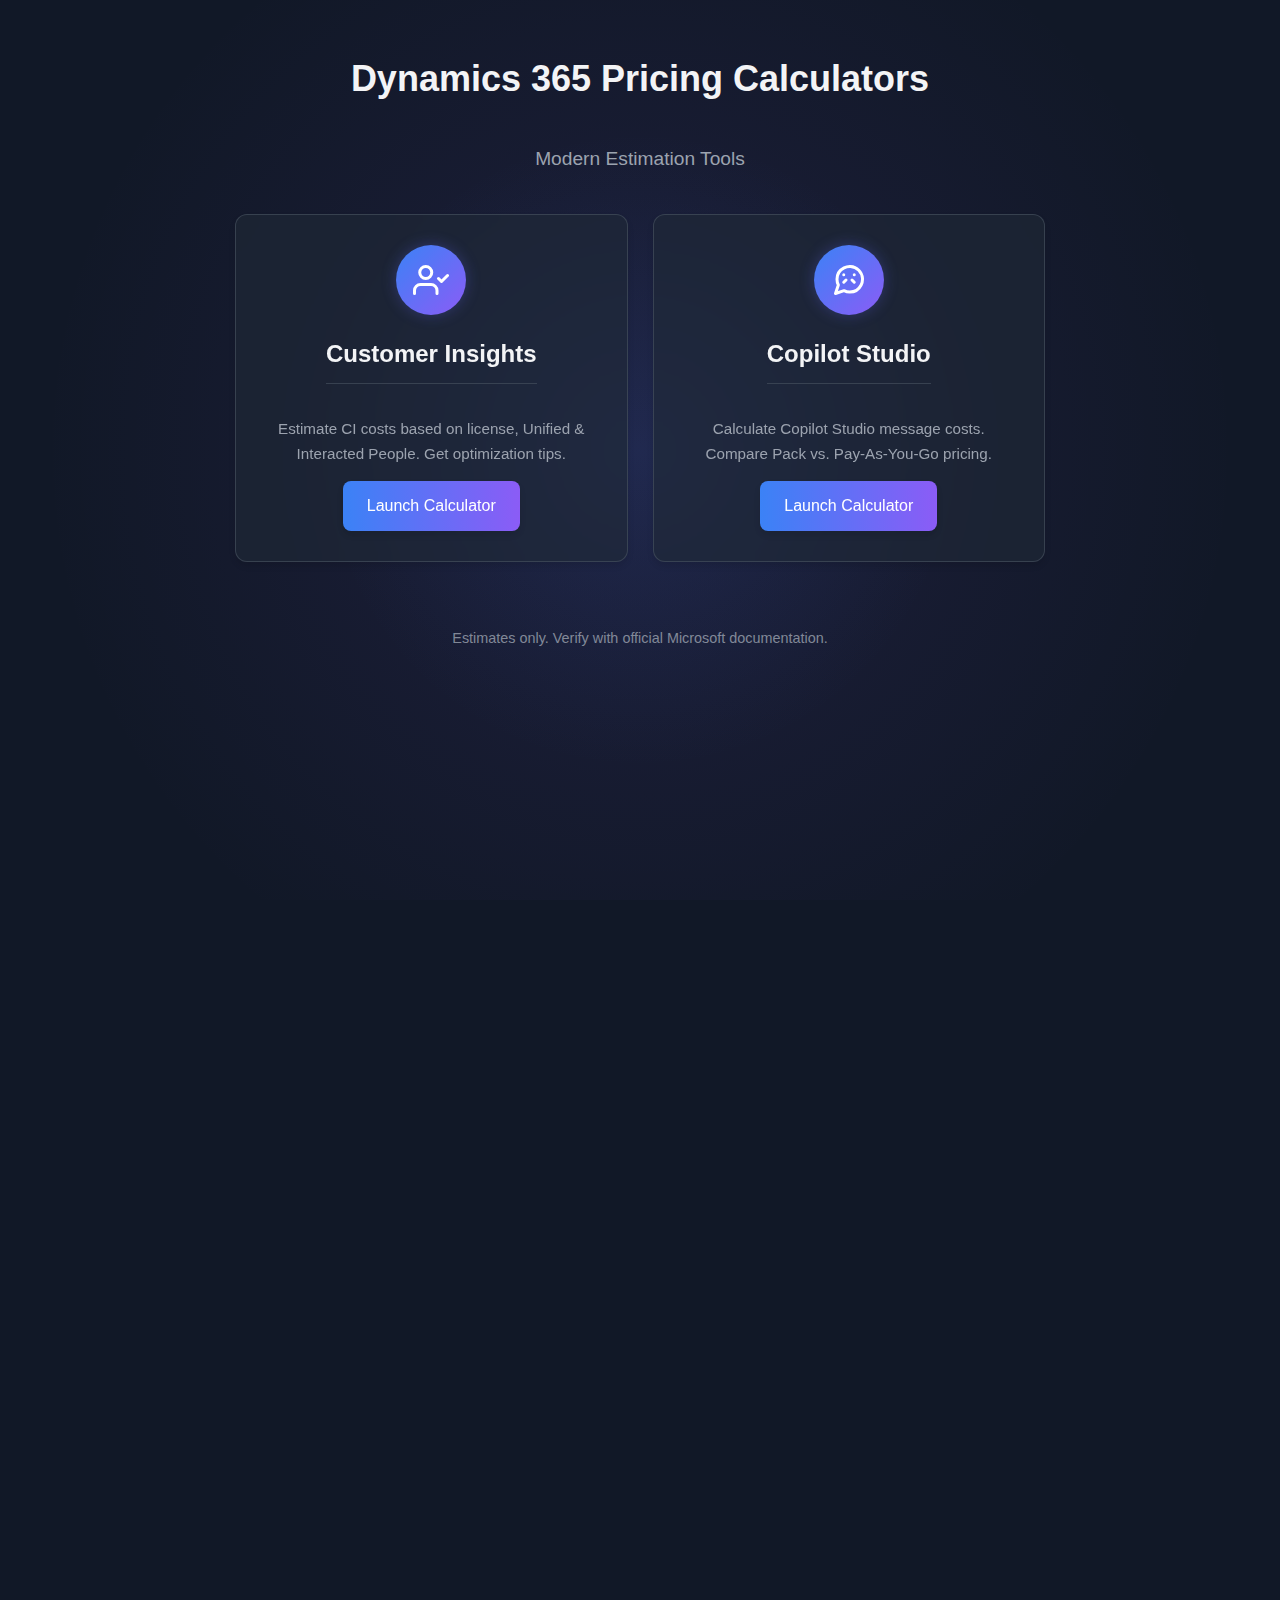
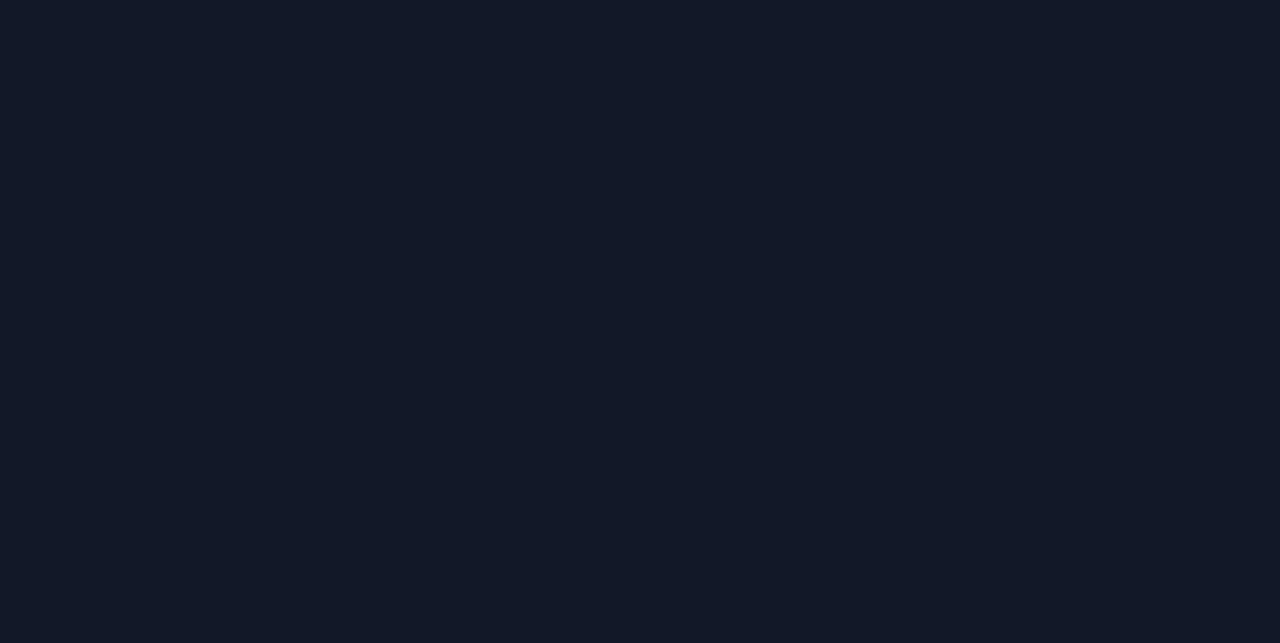
<file: main.html>
<!DOCTYPE html>
<html lang="en">
<head>
    <meta charset="UTF-8">
    <meta name="viewport" content="width=device-width, initial-scale=1.0">
    <title>Modern D365 Pricing Calculators</title>
    <style>
        /* --- Modern Base & Theme --- */
        :root {
            --bg-dark: #111827; /* Dark blue-grey */
            --bg-card: rgba(31, 41, 55, 0.6); /* Semi-transparent card bg */
            --border-color: rgba(75, 85, 99, 0.6); /* Grey border */
            --text-primary: #f3f4f6; /* Light grey text */
            --text-secondary: #9ca3af; /* Medium grey text */
            --accent-blue: #3b82f6;
            --accent-purple: #8b5cf6;
            --accent-teal: #14b8a6;
            --accent-red: #ef4444;
            --accent-green: #22c55e;
            --hover-bg-card: rgba(55, 65, 81, 0.7);

            --mouse-x: 50%; /* Default mouse position */
            --mouse-y: 50%;
        }

        *, *::before, *::after {
            box-sizing: border-box;
            margin: 0;
            padding: 0;
        }

        body {
            font-family: -apple-system, BlinkMacSystemFont, 'Segoe UI', Roboto, Oxygen, Ubuntu, Cantarell, sans-serif;
            background-color: var(--bg-dark);
            /* Dynamic Gradient Background */
             background-image: radial-gradient(
                800px circle at var(--mouse-x) var(--mouse-y),
                rgba(59, 130, 246, 0.1), /* Accent Blue subtle */
                transparent 40%
            ), radial-gradient(
                1200px circle at calc(100% - var(--mouse-x)) calc(100% - var(--mouse-y)),
                rgba(139, 92, 246, 0.1), /* Accent Purple subtle */
                transparent 50%
            );
            background-attachment: fixed; /* Keep gradient fixed */
            color: var(--text-primary);
            line-height: 1.6;
            padding: 30px 20px;
            overflow-x: hidden; /* Prevent horizontal scroll */
            transition: background 0.2s linear; /* Smooth bg transition (optional) */
        }

        .app-container { /* New wrapper for max-width and centering */
             max-width: 850px;
             margin: 20px auto;
        }

        /* --- Page Section Transitions --- */
        .page-section {
            width: 100%;
            opacity: 0;
            visibility: hidden;
            transition: opacity 0.4s ease-in-out, visibility 0s linear 0.4s;
            position: absolute; /* Needed for smooth fade */
            left: 0;
            right: 0;
            padding: 0 20px; /* Add padding to match body */
            margin: 0 auto; /* Center within viewport */
             max-width: 850px; /* Match app-container width */
        }

        .page-section.active {
            opacity: 1;
            visibility: visible;
            transition: opacity 0.4s ease-in-out;
            position: relative; /* Take up space when active */
        }

        /* --- Typography --- */
        h1, h2, h3 {
            color: var(--text-primary);
            margin-bottom: 0.75em;
            font-weight: 600;
        }
        h1 { font-size: 2.25rem; text-align: center; margin-bottom: 1em; }
        h2 { font-size: 1.5rem; border-bottom: 1px solid var(--border-color); padding-bottom: 0.4em; }
        h3 { font-size: 1.1rem; color: var(--text-secondary); font-weight: 500; }

        p { color: var(--text-secondary); margin-bottom: 1em; }
        strong { color: var(--text-primary); font-weight: 600; }

        /* --- Card Styling (Glassmorphism) --- */
        .card {
            background: var(--bg-card);
            backdrop-filter: blur(10px); /* The frosted glass effect */
            -webkit-backdrop-filter: blur(10px); /* Safari */
            border: 1px solid var(--border-color);
            border-radius: 12px;
            padding: 25px;
            margin-bottom: 25px;
            box-shadow: 0 4px 6px rgba(0, 0, 0, 0.1);
            transition: transform 0.3s ease, background-color 0.3s ease, box-shadow 0.3s ease;
        }

        .card:hover {
            transform: translateY(-4px);
            box-shadow: 0 10px 15px rgba(0, 0, 0, 0.15);
            background: var(--hover-bg-card);
        }

        /* --- Specific Card Styles --- */
        .pricing {
            background: linear-gradient(135deg, rgba(59, 130, 246, 0.3), rgba(139, 92, 246, 0.3)); /* Gradient overlay */
             backdrop-filter: blur(10px);
            -webkit-backdrop-filter: blur(10px);
            border: 1px solid rgba(99, 102, 241, 0.5);
        }
        .pricing h2, .pricing h3 { color: var(--text-primary); border-bottom: none; }
        .pricing .note { color: rgba(243, 244, 246, 0.8); }
        .pricing .breakdown { border-top: 1px solid rgba(243, 244, 246, 0.2); }
        .pricing .total-price { font-size: 2.5rem; text-shadow: 0 2px 4px rgba(0,0,0,0.2); }


        .suggestions {
            background: rgba(20, 184, 166, 0.1); /* Teal accent */
            border-left: 4px solid var(--accent-teal);
        }
        .suggestion {
            background: rgba(55, 65, 81, 0.6); /* Slightly darker inner card */
            padding: 12px;
            border-radius: 6px;
            margin: 8px 0;
            font-size: 0.9rem;
            border: 1px solid var(--border-color);
        }

        .example-box {
            background-color: rgba(59, 130, 246, 0.1); /* Blue accent */
            border: 1px solid rgba(59, 130, 246, 0.3);
            border-radius: 8px;
            padding: 20px;
            margin-bottom: 20px;
            font-size: 0.9em;
        }
        .example-box h3 { color: var(--accent-blue); }

        .config-card {
            background-color: rgba(55, 65, 81, 0.5);
            border-radius: 8px;
            padding: 20px;
            border: 1px solid var(--border-color);
            margin-bottom: 15px;
        }

        .m365-option {
            background-color: rgba(20, 184, 166, 0.15); /* Teal background */
            border: 1px solid rgba(20, 184, 166, 0.4);
            border-radius: 8px; padding: 15px; margin-top: 15px;
        }
        .m365-option label { font-weight: 500 !important; } /* Override */


        /* --- Form Elements --- */
        label {
            display: block;
            margin-bottom: 8px;
            font-weight: 500;
            color: var(--text-secondary);
            font-size: 0.9rem;
        }

        input[type="range"] {
            width: 100%;
            margin: 10px 0;
            cursor: pointer;
            accent-color: var(--accent-blue); /* Modern color for slider */
            background: transparent; /* Needed for custom track styling */
            height: 20px; /* Make clickable area taller */
            -webkit-appearance: none;
        }
        /* --- Custom Range Slider Track --- */
        input[type="range"]::-webkit-slider-runnable-track {
            width: 100%; height: 6px;
            background: rgba(75, 85, 99, 0.5); /* Track color */
            border-radius: 3px;
        }
        input[type="range"]::-moz-range-track {
             width: 100%; height: 6px;
            background: rgba(75, 85, 99, 0.5);
            border-radius: 3px;
        }
         /* --- Custom Range Slider Thumb --- */
        input[type="range"]::-webkit-slider-thumb {
            -webkit-appearance: none; /* Override default */
            appearance: none;
            margin-top: -7px; /* Center thumb on track */
            width: 20px; height: 20px;
            background: var(--accent-blue);
            border-radius: 50%;
            border: 2px solid var(--bg-dark); /* Border matching background */
            cursor: pointer;
        }
         input[type="range"]::-moz-range-thumb {
             width: 16px; height: 16px; /* Slightly smaller for consistency */
            background: var(--accent-blue);
            border-radius: 50%;
            border: 2px solid var(--bg-dark);
            cursor: pointer;
        }


        input[type="number"], input[type="text"], input[type="email"] /* Style other inputs potentially */ {
            width: 100%;
            padding: 10px 12px;
            border: 1px solid var(--border-color);
            border-radius: 6px;
            background-color: rgba(55, 65, 81, 0.8); /* Input background */
            color: var(--text-primary);
            font-size: 0.95rem;
            transition: border-color 0.2s ease, box-shadow 0.2s ease;
        }

        input[type="number"]:focus, input[type="text"]:focus, input[type="email"]:focus {
            border-color: var(--accent-blue);
            outline: none;
            box-shadow: 0 0 0 3px rgba(59, 130, 246, 0.3);
        }

         /* Style number input arrows (webkit) */
        input[type=number]::-webkit-inner-spin-button,
        input[type=number]::-webkit-outer-spin-button {
            -webkit-appearance: none;
            margin: 0;
        }
        input[type=number] { -moz-appearance: textfield; } /* Firefox */


        .slider-value {
            color: var(--accent-blue);
            font-weight: 600;
            text-align: right;
            margin-top: -5px;
            margin-bottom: 10px;
            font-size: 1rem;
        }

        .radio-group, .checkbox-group {
            display: flex;
            flex-direction: column;
            gap: 12px;
        }
        .radio-group label, .checkbox-group label {
            display: flex; align-items: center; gap: 10px;
            cursor: pointer; font-weight: normal; color: var(--text-primary);
            font-size: 0.95rem;
        }
        input[type="radio"], input[type="checkbox"] {
            width: 1.1em; height: 1.1em;
            accent-color: var(--accent-purple); /* Use purple for selection */
             cursor: pointer;
             margin-top: -2px; /* Align better */
        }
        input[type="checkbox"]#m365Users { /* Specific checkbox style */
             width: auto; margin-right: 8px;
        }
        label[for="m365Users"] { display: inline !important; font-weight: bold !important; }


        /* --- Buttons --- */
        .btn {
            display: inline-block;
            background: linear-gradient(to right, var(--accent-blue), var(--accent-purple));
            color: white;
            text-decoration: none;
            padding: 12px 24px;
            border-radius: 8px;
            font-weight: 500;
            margin-top: 15px;
            transition: all 0.3s ease;
            border: none;
            cursor: pointer;
            box-shadow: 0 4px 6px rgba(0, 0, 0, 0.1);
        }

        .btn:hover {
            transform: translateY(-2px) scale(1.02);
            box-shadow: 0 8px 12px rgba(0, 0, 0, 0.15);
            filter: brightness(1.1);
        }
        .btn:active {
            transform: translateY(0px) scale(1);
             box-shadow: 0 4px 6px rgba(0, 0, 0, 0.1);
        }

        .back-link {
            display: inline-block;
            margin-bottom: 25px;
            color: var(--accent-blue);
            text-decoration: none;
            font-weight: 500;
            cursor: pointer;
            transition: color 0.2s ease;
        }
        .back-link:hover { color: var(--accent-teal); text-decoration: underline; }

        /* --- Index Page --- */
        .tagline { color: var(--text-secondary); text-align: center; margin-bottom: 40px; font-size: 1.2rem; }
        .index-grid { display: grid; grid-template-columns: repeat(auto-fit, minmax(280px, 1fr)); gap: 25px; }
        .calculator-card { display: flex; flex-direction: column; align-items: center; text-align: center; padding: 30px; } /* Inherits .card */
        .calculator-icon {
            width: 70px; height: 70px; margin-bottom: 20px;
            display: flex; align-items: center; justify-content: center;
            border-radius: 50%;
            background: linear-gradient(135deg, var(--accent-blue), var(--accent-purple));
            color: white; font-size: 32px; box-shadow: 0 0 15px rgba(99, 102, 241, 0.3);
        }
        .calculator-desc { margin-top: 15px; color: var(--text-secondary); font-size: 0.95rem; flex-grow: 1; }

        /* --- Tooltips --- */
        .tooltip { position: relative; display: inline-block; }
        .icon-info {
            display: inline-flex; align-items: center; justify-content: center;
            width: 18px; height: 18px;
            background-color: var(--text-secondary);
            color: var(--bg-dark);
            border-radius: 50%; font-size: 11px; cursor: help;
            margin-left: 6px; font-weight: bold; line-height: 1;
             transition: background-color 0.2s ease;
        }
         .tooltip:hover .icon-info { background-color: var(--accent-teal); }

        .tooltip .tooltip-text {
            visibility: hidden; opacity: 0;
            width: 230px;
            background-color: #2d3748; /* Darker grey */
            color: var(--text-primary);
            text-align: left; border-radius: 8px; padding: 12px;
            position: absolute; z-index: 10;
            bottom: 140%; left: 50%; margin-left: -115px; /* Center */
            transition: opacity 0.3s ease, visibility 0s linear 0.3s;
            font-weight: normal; font-size: 0.85rem; line-height: 1.4;
            box-shadow: 0 4px 10px rgba(0,0,0,0.3);
        }
        .tooltip .tooltip-text::after { /* Arrow */
            content: ""; position: absolute; top: 100%; left: 50%; margin-left: -6px;
            border-width: 6px; border-style: solid; border-color: #2d3748 transparent transparent transparent;
        }
        .tooltip:hover .tooltip-text, .tooltip:focus-within .tooltip-text {
            visibility: visible; opacity: 1; transition-delay: 0s;
        }

        /* --- Tables --- */
        .pricing-table {
            width: 100%; border-collapse: collapse; margin-bottom: 20px; font-size: 0.9em;
            background-color: rgba(55, 65, 81, 0.5); /* Table background */
             border-radius: 8px; overflow: hidden; /* Clip corners */
             border: 1px solid var(--border-color);
        }
        .pricing-table th, .pricing-table td {
            border: none; /* Remove internal borders */
             border-bottom: 1px solid var(--border-color); /* Row separators */
            padding: 10px 12px; text-align: left; vertical-align: middle;
        }
        .pricing-table th {
            background-color: rgba(75, 85, 99, 0.4); /* Header background */
            color: var(--text-primary); font-weight: 600;
            border-bottom-width: 2px; /* Thicker header separator */
        }
        .pricing-table tr:last-child td { border-bottom: none; } /* No border on last row */
        .pricing-table tr:hover td { background-color: rgba(75, 85, 99, 0.2); } /* Row hover */

        .pricing-table tr.total-row td {
            font-weight: bold; color: var(--accent-teal);
            background-color: rgba(20, 184, 166, 0.1); /* Teal highlight */
             border-top: 2px solid var(--accent-teal);
        }

        /* --- Copilot Specific Layouts --- */
         .copilot-grid-container { display: grid; grid-template-columns: 1fr; gap: 30px; }
         @media (min-width: 800px) { .copilot-grid-container { grid-template-columns: 1fr 1fr; } }

         .number-input { display: flex; align-items: center; margin-bottom: 15px; gap: 15px; }
         .number-input label { flex: 1 1 60%; margin-bottom: 0; font-weight: normal; color: var(--text-secondary); }
         .number-input input[type="number"] { flex: 0 0 100px; width: 100px; /* Fixed width for number inputs */ }

         .option-container { display: grid; grid-template-columns: repeat(auto-fit, minmax(140px, 1fr)); gap: 15px; margin-bottom: 20px; }
         .option-card {
             border: 1px solid var(--border-color); border-radius: 8px;
             padding: 15px; background-color: var(--bg-card); text-align: center;
             transition: background-color 0.2s ease;
         }
         .option-card:hover { background-color: var(--hover-bg-card); }
         .option-title { font-weight: 500; margin-bottom: 5px; color: var(--text-secondary); font-size: 0.8rem; text-transform: uppercase; }
         .option-value { font-size: 1.5rem; color: var(--text-primary); font-weight: 600; }

        .cost-comparison {
            display: flex; justify-content: space-around; flex-wrap: wrap; gap: 15px;
            margin-top: 20px; border-top: 1px solid rgba(243, 244, 246, 0.2); padding-top: 20px;
        }
        .cost-option {
            flex-grow: 1; min-width: 180px; padding: 15px; border-radius: 8px;
            text-align: center; color: var(--text-primary); border: 1px solid transparent;
            transition: transform 0.2s ease, box-shadow 0.2s ease;
        }
        .cost-option strong { display: block; margin-bottom: 5px; font-size: 0.9rem; text-transform: uppercase; color: var(--text-primary); }
        .cost-option .savings { font-size: 0.85rem; margin-top: 8px; font-weight: 500; color: var(--accent-green); }

        .cheaper { background-color: rgba(34, 197, 94, 0.15); border-color: rgba(34, 197, 94, 0.4); }
        .more-expensive { background-color: rgba(107, 114, 128, 0.15); border-color: rgba(107, 114, 128, 0.4); }
        .cheaper .savings { color: var(--accent-green); }
         .cost-option:hover { transform: translateY(-3px); box-shadow: 0 5px 10px rgba(0,0,0,0.2); }

        /* --- Utility & Misc --- */
        .note { margin-top: 25px; opacity: 0.8; font-size: 0.9rem; text-align: center; color: var(--text-secondary); }
        .warning {
            background-color: rgba(239, 68, 68, 0.15); /* Red accent */
            color: #fecaca; /* Light red text */
            border-left: 4px solid var(--accent-red);
            padding: 12px 15px; margin: 15px 0; border-radius: 6px; font-weight: 500; font-size: 0.95rem;
        }
        .warning strong { color: #fee2e2; }


        /* --- Responsive Adjustments --- */
        @media (max-width: 640px) {
            h1 { font-size: 1.8rem; }
            h2 { font-size: 1.3rem; }
            .index-grid { grid-template-columns: 1fr; }
            .breakdown { grid-template-columns: 1fr; }
            .number-input { flex-direction: column; align-items: stretch; }
             .number-input input[type="number"] { flex-basis: auto; width: 100%; } /* Full width on mobile */
            .option-container { grid-template-columns: 1fr 1fr; }
             .cost-comparison { flex-direction: column; }
             .card { padding: 20px; }
             body { padding: 15px 10px; }
             .app-container { margin: 10px auto; }
             .page-section { padding: 0 10px; }
        }

    </style>
</head>
<body>

<div class="app-container"> <!-- Main centered container -->

    <!-- Index Page Section -->
    <div id="index-section" class="page-section">
        <h1>Dynamics 365 Pricing Calculators</h1>
        <div class="tagline">Modern Estimation Tools</div>

        <div class="index-grid">
            <div class="card calculator-card">
                <div class="calculator-icon">
                    <svg xmlns="http://www.w3.org/2000/svg" width="36" height="36" viewBox="0 0 24 24" fill="none" stroke="currentColor" stroke-width="2" stroke-linecap="round" stroke-linejoin="round">
                        <path d="M16 21v-2a4 4 0 0 0-4-4H5a4 4 0 0 0-4 4v2"></path>
                        <circle cx="8.5" cy="7" r="4"></circle>
                        <polyline points="17 11 19 13 23 9"></polyline>
                    </svg>
                </div>
                <h2>Customer Insights</h2>
                <div class="calculator-desc">
                    Estimate CI costs based on license, Unified & Interacted People. Get optimization tips.
                </div>
                <a href="#" onclick="showCalculator('ci-section'); return false;" class="btn">Launch Calculator</a>
            </div>

            <div class="card calculator-card">
                <div class="calculator-icon">
                   <svg xmlns="http://www.w3.org/2000/svg" width="36" height="36" viewBox="0 0 24 24" fill="none" stroke="currentColor" stroke-width="2" stroke-linecap="round" stroke-linejoin="round">
                       <path d="M21 11.5a8.38 8.38 0 0 1-.9 3.8 8.5 8.5 0 0 1-7.6 4.7 8.38 8.38 0 0 1-3.8-.9L3 21l1.9-5.7a8.38 8.38 0 0 1-.9-3.8 8.5 8.5 0 0 1 4.7-7.6 8.38 8.38 0 0 1 3.8-.9h.5a8.48 8.48 0 0 1 8 8v.5z"></path>
                       <path d="m10 12-1.5 1.5M14 12l1.5 1.5M8.5 8.5v.01M15.5 8.5v.01"></path> <!-- Updated Copilot icon -->
                    </svg>
                </div>
                <h2>Copilot Studio</h2>
                <div class="calculator-desc">
                    Calculate Copilot Studio message costs. Compare Pack vs. Pay-As-You-Go pricing.
                </div>
                 <a href="#" onclick="showCalculator('cs-section'); return false;" class="btn">Launch Calculator</a>
            </div>
        </div>
         <div class="note" style="margin-top: 40px;">Estimates only. Verify with official Microsoft documentation.</div>
    </div>

    <!-- Customer Insights Calculator Section -->
    <div id="ci-section" class="page-section">
        <a onclick="showCalculator('index-section'); return false;" class="back-link">← Back</a>
        <h1>Customer Insights Calculator</h1>

        <form id="ciForm">
            <div class="card">
                <h2>License Type</h2>
                <div class="radio-group">
                    <label>
                        <input type="radio" name="license" value="standard" checked>
                        Standard (£1,397.30/mo)
                         <span class="tooltip"><span class="icon-info" tabindex="0">i</span>
                                <span class="tooltip-text">Base license cost per tenant per month. Includes 100k Unified People and 10k Interacted People.</span>
                         </span>
                    </label>
                    <label>
                        <input type="radio" name="license" value="attach">
                        Attach (£821.90/mo)
                         <span class="tooltip"><span class="icon-info" tabindex="0">i</span>
                                <span class="tooltip-text">Reduced base cost available if you have a qualifying Dynamics 365 base license (e.g., Sales Enterprise, Customer Service Enterprise) with a minimum of 10 users.</span>
                         </span>
                    </label>
                </div>
            </div>

            <div class="card">
                <h2>Unified People <span class="tooltip"><span class="icon-info" tabindex="0">i</span><span class="tooltip-text">Total unique customer profiles unified. Base includes 100k. Additional capacity in 100k packs (tiered price).</span></span></h2>
                <input type="range" id="unifiedSlider" min="100000" max="5000000" step="10000" value="100000">
                <div class="slider-value" id="unifiedValue">100,000 people</div>
                <!-- Validation warning div -->
                 <div id="ci-validation-warning-container"></div>
            </div>


            <div class="card">
                <h2>Interacted People <span class="tooltip"><span class="icon-info" tabindex="0">i</span><span class="tooltip-text">Unique profiles interacted with via activities monthly. Base includes 10k. Additional capacity in tiered packs.</span></span></h2>
                <input type="range" id="interactedSlider" min="10000" max="500000" step="5000" value="10000">
                <div class="slider-value" id="interactedValue">10,000 people</div>
            </div>
        </form>

        <div id="ciOptimizations" class="card suggestions" style="display: none;">
             <!-- Optimization suggestions -->
        </div>

        <div class="card pricing">
            <h2>Total Estimated Monthly Cost</h2>
            <div class="total-price" id="totalPrice">£1,397.30</div>

            <div class="breakdown">
                <div class="breakdown-section">
                    <h3>Base License</h3>
                    <div id="baseCost">£1,397.30</div>
                </div>
                <div class="breakdown-section">
                    <h3>Unified People Cost</h3>
                    <div id="unifiedBreakdown">Base: 100k (incl.)</div>
                </div>
                <div class="breakdown-section">
                    <h3>Interacted People Cost</h3>
                    <div id="interactedBreakdown">Base: 10k (incl.)</div>
                </div>
            </div>
            <div class="note">Excludes VAT. Estimates only.</div>
        </div>
    </div>

    <!-- Copilot Studio Calculator Section -->
    <div id="cs-section" class="page-section">
        <a onclick="showCalculator('index-section'); return false;" class="back-link">← Back</a>
        <h1>Copilot Studio Calculator</h1>

        <div class="card">
            <div class="example-box">
                <h3 style="margin-top: 0;">How Pricing Works</h3>
                <p>Costs are based on message consumption. Choose between pre-paid Message Packs or Pay-As-You-Go. Different actions consume different message amounts.</p>
                <p><strong>Note:</strong> Usage by licensed M365 Copilot users within M365 apps is free.</p>
            </div>

            <form id="copilotForm">
                <div class="copilot-grid-container">
                    <div>
                        <h2>Agent Configuration (Per Run)</h2>
                        <div class="config-card">
                            <h3>Answers</h3>
                            <div class="number-input">
                                <label for="classicAnswers">
                                    Classic Answers
                                    <span class="tooltip"><span class="icon-info" tabindex="0">i</span><span class="tooltip-text">Rule-based. Cost: 1 msg/answer.</span></span>
                                </label>
                                <input type="number" id="classicAnswers" min="0" value="0" step="1">
                            </div>
                            <div class="number-input">
                                <label for="generativeAnswers">
                                    Generative Answers
                                    <span class="tooltip"><span class="icon-info" tabindex="0">i</span><span class="tooltip-text">AI-generated. Cost: 2 msgs/answer.</span></span>
                                </label>
                                <input type="number" id="generativeAnswers" min="0" value="0" step="1">
                            </div>

                            <h3>Actions</h3>
                            <div class="number-input">
                                <label for="agentActions">
                                    Agent Actions
                                    <span class="tooltip"><span class="icon-info" tabindex="0">i</span><span class="tooltip-text">External tasks. Cost: 5 msgs/action.</span></span>
                                </label>
                                <input type="number" id="agentActions" min="0" value="0" step="1">
                            </div>
                            <div class="number-input">
                                <label for="tenantGraph">
                                    Tenant Graph
                                    <span class="tooltip"><span class="icon-info" tabindex="0">i</span><span class="tooltip-text">M365 data access. Cost: 10 msgs/action.</span></span>
                                </label>
                                <input type="number" id="tenantGraph" min="0" value="0" step="1">
                            </div>
                             <div class="number-input">
                                <label for="agentFlowActions">
                                    Flow Actions
                                    <span class="tooltip"><span class="icon-info" tabindex="0">i</span><span class="tooltip-text">Flow runs. Cost: 13 msgs/100 actions. Enter total Flow actions expected per run.</span></span>
                                </label>
                                <input type="number" id="agentFlowActions" min="0" value="0" step="1">
                            </div>

                            <h3>AI Tools (Per 10 Responses)</h3>
                             <div class="number-input">
                                <label for="basicAITools">
                                    Basic AI Tools
                                    <span class="tooltip"><span class="icon-info" tabindex="0">i</span><span class="tooltip-text">Simple AI. Cost: 1 msg/10 responses. Enter # responses.</span></span>
                                </label>
                                <input type="number" id="basicAITools" min="0" value="0" step="1">
                            </div>
                             <div class="number-input">
                                <label for="standardAITools">
                                    Standard AI Tools
                                    <span class="tooltip"><span class="icon-info" tabindex="0">i</span><span class="tooltip-text">Medium AI. Cost: 15 msgs/10 responses. Enter # responses.</span></span>
                                </label>
                                <input type="number" id="standardAITools" min="0" value="0" step="1">
                            </div>
                             <div class="number-input">
                                <label for="premiumAITools">
                                    Premium AI Tools
                                    <span class="tooltip"><span class="icon-info" tabindex="0">i</span><span class="tooltip-text">Advanced AI. Cost: 100 msgs/10 responses. Enter # responses.</span></span>
                                </label>
                                <input type="number" id="premiumAITools" min="0" value="0" step="1">
                            </div>
                        </div>

                        <h2>Usage Volume</h2>
                        <div class="config-card">
                            <div class="number-input" style="flex-direction: column; align-items: stretch;"> <!-- Stack label/input -->
                                <label for="monthlyRuns">
                                    Total Monthly Agent Runs
                                    <span class="tooltip"><span class="icon-info" tabindex="0">i</span><span class="tooltip-text">Total conversations/sessions per month across all users.</span></span>
                                </label>
                                <input type="number" id="monthlyRuns" min="1" value="1000" step="100">
                            </div>

                            <div class="m365-option checkbox-group"> <!-- Use checkbox-group styling -->
                                <label>
                                    <input type="checkbox" id="m365Users">
                                    Include Free Runs by M365 Copilot Users?
                                    <span class="tooltip"><span class="icon-info" tabindex="0">i</span>
                                        <span class="tooltip-text">Check if some/all runs are by users with M365 Copilot licenses. Their usage within M365 apps doesn't count towards billable messages.</span>
                                    </span>
                                </label>
                                <div id="m365Percentage" style="display: none; padding-top: 15px; margin-top:15px; border-top: 1px dashed var(--border-color);">
                                    <label for="m365PercentSlider">Percentage of Runs by M365 Copilot Users:</label>
                                    <input type="range" id="m365PercentSlider" min="0" max="100" step="5" value="0">
                                    <div class="slider-value" id="m365PercentValue">0%</div>
                                </div>
                            </div>
                        </div>
                    </div>

                    <div>
                        <h2>Results Summary</h2>
                        <div class="card" style="padding: 0; overflow: hidden; backdrop-filter: none; background: transparent; border: none; box-shadow: none;"> <!-- Remove card styling for table wrapper -->
                            <table class="pricing-table">
                                <thead><tr><th>Action Type (Per Run)</th><th>Count</th><th>Messages</th></tr></thead>
                                <tbody>
                                    <tr><td>Classic Answers</td><td id="classicAnswersCount">0</td><td id="classicAnswersMessages">0</td></tr>
                                    <tr><td>Generative Answers</td><td id="generativeAnswersCount">0</td><td id="generativeAnswersMessages">0</td></tr>
                                    <tr><td>Agent Actions</td><td id="agentActionsCount">0</td><td id="agentActionsMessages">0</td></tr>
                                    <tr><td>Tenant Graph</td><td id="tenantGraphCount">0</td><td id="tenantGraphMessages">0</td></tr>
                                    <tr><td>Flow Actions</td><td id="agentFlowActionsCount">0</td><td id="agentFlowActionsMessages">0</td></tr>
                                    <tr><td>Basic AI Resp.</td><td id="basicAIToolsCount">0</td><td id="basicAIToolsMessages">0</td></tr>
                                    <tr><td>Standard AI Resp.</td><td id="standardAIToolsCount">0</td><td id="standardAIToolsMessages">0</td></tr>
                                    <tr><td>Premium AI Resp.</td><td id="premiumAIToolsCount">0</td><td id="premiumAIToolsMessages">0</td></tr>
                                    <tr class="total-row"><td colspan="2">Est. Messages Per Run</td><td id="totalMessagesPerRun">0</td></tr>
                                </tbody>
                            </table>
                        </div>

                        <div class="option-container">
                            <div class="option-card">
                                <div class="option-title">Total Runs /mo</div>
                                <div class="option-value" id="monthlyRunsDisplay">1k</div>
                            </div>
                            <div class="option-card" id="m365RunsCard" style="display: none;">
                                <div class="option-title">Free Runs /mo</div>
                                <div class="option-value" id="m365RunsDisplay">0</div>
                            </div>
                            <div class="option-card">
                                <div class="option-title">Billable Runs /mo</div>
                                <div class="option-value" id="billableRunsDisplay">1k</div>
                            </div>
                             <div class="option-card">
                                <div class="option-title">Billable Msgs /mo</div>
                                <div class="option-value" id="totalMonthlyMessages">0</div>
                            </div>
                        </div>

                        <div class="card pricing">
                            <h2>Monthly Cost Estimate</h2>
                             <div class="option-container" style="grid-template-columns: 1fr 1fr;"> <!-- Force 2 columns -->
                                <div>
                                    <h3>Message Packs</h3>
                                    <div>Packs Req: <strong id="messagePacksRequired">0</strong></div>
                                    <div>Cost: <strong style="font-size: 1.1rem;">£<span id="messagePackCost">0.00</span></strong></div>
                                    <div style="font-size: 0.8rem; opacity: 0.8;">(£161.49 / 25k msgs)</div>
                                </div>
                                <div>
                                    <h3>Pay-As-You-Go</h3>
                                     <div>Messages: <strong id="paygoMessages">0</strong></div>
                                    <div>Cost: <strong style="font-size: 1.1rem;">£<span id="paygoCost">0.00</span></strong></div>
                                    <div style="font-size: 0.8rem; opacity: 0.8;">(£0.01 / msg)</div>
                                </div>
                            </div>
                            <div class="cost-comparison" id="costComparison">
                                <!-- Cost comparison dynamically inserted -->
                            </div>
                            <div class="note">Excludes VAT. Estimates only.</div>
                        </div>
                    </div>
                </div>
            </form>
        </div>
    </div>

</div> <!-- End App Container -->


    <script>
    // --- Global Scope ---
    const body = document.body;

    // --- Navigation Logic ---
    function showCalculator(sectionIdToShow) {
        const sections = document.querySelectorAll('.page-section');
        sections.forEach(section => {
            if (section.id === sectionIdToShow) {
                section.classList.add('active');
            } else {
                section.classList.remove('active');
            }
        });
        window.scrollTo({ top: 0, behavior: 'smooth' }); // Smooth scroll to top
    }

     // --- Dynamic Background Effect ---
     let rafId; // Request Animation Frame ID
     let mouseX = window.innerWidth / 2;
     let mouseY = window.innerHeight / 2;
     let targetMouseX = mouseX;
     let targetMouseY = mouseY;
     const lerpFactor = 0.08; // Smoothing factor (lower = smoother/slower)

     function updateMousePosition(event) {
         targetMouseX = event.clientX;
         targetMouseY = event.clientY;
         // Start animation loop if not already running
         if (!rafId) {
             rafId = requestAnimationFrame(animateBackground);
         }
     }

     function lerp(start, end, factor) {
         return start + (end - start) * factor;
     }

      function animateBackground() {
         mouseX = lerp(mouseX, targetMouseX, lerpFactor);
         mouseY = lerp(mouseY, targetMouseY, lerpFactor);

         // Use percentages relative to viewport for stability
         const xPercent = (mouseX / window.innerWidth) * 100;
         const yPercent = (mouseY / window.innerHeight) * 100;

         body.style.setProperty('--mouse-x', `${xPercent}%`);
         body.style.setProperty('--mouse-y', `${yPercent}%`);

         // Stop animation loop if mouse hasn't moved significantly
         if (Math.abs(mouseX - targetMouseX) < 0.1 && Math.abs(mouseY - targetMouseY) < 0.1) {
             cancelAnimationFrame(rafId);
             rafId = null;
         } else {
             rafId = requestAnimationFrame(animateBackground);
         }
     }

     window.addEventListener('mousemove', updateMousePosition, { passive: true }); // Use passive listener


    // --- Customer Insights Calculator JS (scoped) ---
    (function() { // IIFE to scope CI variables
        const ciSection = document.getElementById('ci-section');
        if (!ciSection) return;

        let ciLicenseType = 'standard';
        let ciUnifiedPeople = 100000;
        let ciInteractedPeople = 10000;

        const unifiedSlider = ciSection.querySelector('#unifiedSlider');
        const unifiedValueDisplay = ciSection.querySelector('#unifiedValue');
        const interactedSlider = ciSection.querySelector('#interactedSlider');
        const interactedValueDisplay = ciSection.querySelector('#interactedValue');
        const licenseRadios = ciSection.querySelectorAll('input[name="license"]');
        const totalPriceDisplay = ciSection.querySelector('#totalPrice');
        const baseCostDisplay = ciSection.querySelector('#baseCost');
        const unifiedBreakdownDisplay = ciSection.querySelector('#unifiedBreakdown');
        const interactedBreakdownDisplay = ciSection.querySelector('#interactedBreakdown');
        const optimizationsDisplay = ciSection.querySelector('#ciOptimizations');
        const validationContainer = ciSection.querySelector('#ci-validation-warning-container');

        const BASE_COSTS = { standard: 1397.30, attach: 821.90 };
        const BASE_UNIFIED = 100000;
        const BASE_INTERACTED = 10000;
        const UNIFIED_TIERS = [{ limit: 500000, price: 1643.90 }, { limit: 2000000, price: 1232.90 }, { limit: Infinity, price: 821.90 }];
        const UNIFIED_PACK_SIZE = 100000;
        const INTERACTED_TIERS = [{ limit: 50000, price: 205.50, size: 5000 }, { limit: 250000, price: 246.60, size: 10000 }, { limit: Infinity, price: 411.00, size: 50000 }];

        function formatCurrencyCI(value) { return `£${value.toLocaleString('en-GB', { minimumFractionDigits: 2, maximumFractionDigits: 2 })}`; }
        function formatNumberCI(value, compact = false) {
             if (compact && value >= 1000000) return (value / 1000000).toFixed(1) + 'M';
             if (compact && value >= 1000) return (value / 1000).toFixed(0) + 'k';
             return value.toLocaleString('en-GB');
        }


        licenseRadios.forEach(radio => radio.addEventListener('change', (e) => { ciLicenseType = e.target.value; updateCiCalculations(); }));
        unifiedSlider.addEventListener('input', (e) => { ciUnifiedPeople = parseInt(e.target.value); unifiedValueDisplay.textContent = `${formatNumberCI(ciUnifiedPeople, true)} people`; checkCiValidation(); updateCiCalculations(); });
        interactedSlider.addEventListener('input', (e) => { ciInteractedPeople = parseInt(e.target.value); interactedValueDisplay.textContent = `${formatNumberCI(ciInteractedPeople, true)} people`; checkCiValidation(); updateCiCalculations(); });

        function checkCiValidation() {
            validationContainer.innerHTML = ''; // Clear previous warning
            if (ciInteractedPeople > ciUnifiedPeople) {
                const warning = document.createElement('div');
                warning.className = 'warning'; // Use CSS class
                warning.innerHTML = `<strong>Warning:</strong> Interacted People (${formatNumberCI(ciInteractedPeople, true)}) cannot exceed Unified People (${formatNumberCI(ciUnifiedPeople, true)}).`;
                validationContainer.appendChild(warning);
                return false; // Indicate invalid state
            }
            return true; // Indicate valid state
        }

        function calculateCiUnifiedCost(totalPeople) {
            if (totalPeople <= BASE_UNIFIED) return { cost: 0, packs: 0, pricePerPack: 0, tierInfo: "Base" };
            const additional = totalPeople - BASE_UNIFIED;
            const tier = UNIFIED_TIERS.find(t => totalPeople <= t.limit) || UNIFIED_TIERS[UNIFIED_TIERS.length - 1];
            const packs = Math.ceil(additional / UNIFIED_PACK_SIZE);
            const cost = packs * tier.price;
            const tierInfo = `Tier ${UNIFIED_TIERS.indexOf(tier) + 1}`;
            return { cost, packs, pricePerPack: tier.price, tierInfo };
        }

        function calculateCiInteractedCost(totalPeople) {
             if (totalPeople <= BASE_INTERACTED) return { cost: 0, packs: 0, packSize: 0, pricePerPack: 0, tierInfo: "Base" };
            const additional = totalPeople - BASE_INTERACTED;
            const tier = INTERACTED_TIERS.find(t => totalPeople <= t.limit) || INTERACTED_TIERS[INTERACTED_TIERS.length - 1];
            const packs = Math.ceil(additional / tier.size);
            const cost = packs * tier.price;
            const tierInfo = `Tier ${INTERACTED_TIERS.indexOf(tier) + 1}`;
            return { cost, packs, packSize: tier.size, pricePerPack: tier.price, tierInfo };
        }

        function findCiOptimizations(isValid) {
             if (!isValid) return []; // No optimizations if config is invalid

            const optimizations = [];
            if (ciLicenseType === 'standard') {
                optimizations.push(`Consider 'Attach' license if eligible to save ${formatCurrencyCI(BASE_COSTS.standard - BASE_COSTS.attach)}/mo base cost.`);
            }
            // Simplified tier optimization check (check next tier start)
             if (ciUnifiedPeople > BASE_UNIFIED) {
                const currentCalc = calculateCiUnifiedCost(ciUnifiedPeople);
                const currentTierIndex = UNIFIED_TIERS.findIndex(t => ciUnifiedPeople <= t.limit);
                if (currentTierIndex < UNIFIED_TIERS.length - 1) {
                    const nextTierStart = UNIFIED_TIERS[currentTierIndex].limit + 1;
                    const costAtNextStart = calculateCiUnifiedCost(nextTierStart).cost;
                     if (costAtNextStart < currentCalc.cost) optimizations.push(`Unified: Increasing to ${formatNumberCI(nextTierStart, true)} might lower pack cost.`);
                }
            }
             if (ciInteractedPeople > BASE_INTERACTED) {
                 const currentCalc = calculateCiInteractedCost(ciInteractedPeople);
                 const currentTierIndex = INTERACTED_TIERS.findIndex(t => ciInteractedPeople <= t.limit);
                 if (currentTierIndex < INTERACTED_TIERS.length - 1) {
                     const nextTierStart = INTERACTED_TIERS[currentTierIndex].limit + 1;
                     const costAtNextStart = calculateCiInteractedCost(nextTierStart).cost;
                     if (costAtNextStart < currentCalc.cost) optimizations.push(`Interacted: Increasing to ${formatNumberCI(nextTierStart, true)} might lower pack cost.`);
                 }
            }
            return optimizations;
        }

        function updateCiCalculations() {
            const isValid = checkCiValidation();
            const baseCost = BASE_COSTS[ciLicenseType];
            const unifiedResult = calculateCiUnifiedCost(ciUnifiedPeople);
            const interactedResult = calculateCiInteractedCost(ciInteractedPeople);
            const totalCost = isValid ? baseCost + unifiedResult.cost + interactedResult.cost : baseCost;

            totalPriceDisplay.textContent = formatCurrencyCI(totalCost) + (isValid ? "" : " (Invalid Config)");
            baseCostDisplay.textContent = `${formatCurrencyCI(baseCost)} (${ciLicenseType})`;

            unifiedBreakdownDisplay.innerHTML = `Base: ${formatNumberCI(BASE_UNIFIED, true)} (incl.)` +
                (unifiedResult.packs > 0 ? `<br>+ ${formatNumberCI(unifiedResult.packs)} packs (${unifiedResult.tierInfo}) | <strong>${formatCurrencyCI(unifiedResult.cost)}</strong>` : `<br>Add. Cost: <strong>${formatCurrencyCI(0)}</strong>`);

            interactedBreakdownDisplay.innerHTML = `Base: ${formatNumberCI(BASE_INTERACTED, true)} (incl.)` +
                 (interactedResult.packs > 0 ? `<br>+ ${formatNumberCI(interactedResult.packs)} packs (${interactedResult.tierInfo}) | <strong>${formatCurrencyCI(interactedResult.cost)}</strong>` : `<br>Add. Cost: <strong>${formatCurrencyCI(0)}</strong>`);

            const opts = findCiOptimizations(isValid);
            if (opts.length > 0) {
                optimizationsDisplay.innerHTML = `<h2>Optimization Suggestions</h2>${opts.map(opt => `<div class="suggestion">${opt}</div>`).join('')}`;
                optimizationsDisplay.style.display = 'block';
            } else {
                optimizationsDisplay.style.display = 'none';
            }
        }

        // Initial Setup
        unifiedValueDisplay.textContent = `${formatNumberCI(ciUnifiedPeople, true)} people`; // Use compact format initially
        interactedValueDisplay.textContent = `${formatNumberCI(ciInteractedPeople, true)} people`;
        updateCiCalculations();
    })();


    // --- Copilot Studio Calculator JS (scoped) ---
     (function() { // IIFE to scope CS variables
        const csSection = document.getElementById('cs-section');
        if (!csSection) return;

        const MESSAGE_RATES = { classicAnswer: 1, generativeAnswer: 2, agentAction: 5, tenantGraph: 10, agentFlowActions: 0.13, basicAITools: 0.1, standardAITools: 1.5, premiumAITools: 10 };
        const PACK_SIZE = 25000;
        const PACK_PRICE_GBP = 161.49;
        const PAYGO_RATE_GBP = 0.01;

        // Simplified element fetching assuming IDs are unique within csSection or globally if needed
        const elements = Object.fromEntries(
             Array.from(csSection.querySelectorAll('[id]')).map(el => [el.id, el])
        );

        function formatCurrencyCS(value) { return value.toLocaleString('en-GB', { minimumFractionDigits: 2, maximumFractionDigits: 2 }); }
         function formatNumberCS(value, compact = false) {
             if (compact && value >= 1000000) return (value / 1000000).toFixed(1) + 'M';
             if (compact && value >= 1000) return (value / 1000).toFixed(0) + 'k';
             return value.toLocaleString('en-GB');
        }


        function updateCsCalculation() {
            const getVal = (id) => parseInt(elements[id]?.value) || 0;

            const classicAns = getVal('classicAnswers'), genAns = getVal('generativeAnswers'), agentActs = getVal('agentActions'),
                  tenantGraphs = getVal('tenantGraph'), flowActs = getVal('agentFlowActions'), basicAI = getVal('basicAITools'),
                  standardAI = getVal('standardAITools'), premiumAI = getVal('premiumAITools'), monthly = getVal('monthlyRuns');

            const msgClassic = classicAns * MESSAGE_RATES.classicAnswer, msgGen = genAns * MESSAGE_RATES.generativeAnswer,
                  msgAgent = agentActs * MESSAGE_RATES.agentAction, msgGraph = tenantGraphs * MESSAGE_RATES.tenantGraph,
                  msgFlow = flowActs * MESSAGE_RATES.agentFlowActions, msgBasic = basicAI * MESSAGE_RATES.basicAITools,
                  msgStandard = standardAI * MESSAGE_RATES.standardAITools, msgPremium = premiumAI * MESSAGE_RATES.premiumAITools;

            const totalPerRun = Math.round((msgClassic + msgGen + msgAgent + msgGraph + msgFlow + msgBasic + msgStandard + msgPremium) * 100) / 100;

            const useM365 = elements.m365Users.checked;
            const m365Percent = useM365 ? (parseInt(elements.m365PercentSlider.value) / 100) : 0;
            const m365Runs = Math.round(monthly * m365Percent);
            const billableRuns = Math.max(0, monthly - m365Runs);
            const totalMonthlyBillable = Math.ceil(totalPerRun * billableRuns);

            const packsRequired = totalMonthlyBillable > 0 ? Math.ceil(totalMonthlyBillable / PACK_SIZE) : 0;
            const packsCost = packsRequired * PACK_PRICE_GBP;
            const paygoPrice = totalMonthlyBillable * PAYGO_RATE_GBP;

            // --- Update Display ---
            const setTxt = (id, val, fmt = formatNumberCS) => { if(elements[id]) elements[id].textContent = fmt(val); };

            setTxt('classicAnswersCount', classicAns); setTxt('classicAnswersMessages', Math.ceil(msgClassic));
            setTxt('generativeAnswersCount', genAns); setTxt('generativeAnswersMessages', Math.ceil(msgGen));
            setTxt('agentActionsCount', agentActs); setTxt('agentActionsMessages', Math.ceil(msgAgent));
            setTxt('tenantGraphCount', tenantGraphs); setTxt('tenantGraphMessages', Math.ceil(msgGraph));
            setTxt('agentFlowActionsCount', flowActs); setTxt('agentFlowActionsMessages', Math.ceil(msgFlow));
            setTxt('basicAIToolsCount', basicAI); setTxt('basicAIToolsMessages', Math.ceil(msgBasic));
            setTxt('standardAIToolsCount', standardAI); setTxt('standardAIToolsMessages', Math.ceil(msgStandard));
            setTxt('premiumAIToolsCount', premiumAI); setTxt('premiumAIToolsMessages', Math.ceil(msgPremium));

            setTxt('totalMessagesPerRun', Math.ceil(totalPerRun));
            setTxt('monthlyRunsDisplay', monthly, (v) => formatNumberCS(v, true)); // Use compact format
            setTxt('m365RunsDisplay', m365Runs, (v) => formatNumberCS(v, true));
            setTxt('billableRunsDisplay', billableRuns, (v) => formatNumberCS(v, true));
            setTxt('totalMonthlyMessages', totalMonthlyBillable, (v) => formatNumberCS(v, true));

            setTxt('messagePacksRequired', packsRequired); setTxt('messagePackCost', packsCost, formatCurrencyCS);
            setTxt('paygoMessages', totalMonthlyBillable, (v) => formatNumberCS(v, true)); setTxt('paygoCost', paygoPrice, formatCurrencyCS);

            updateCsCostComparison(totalMonthlyBillable, packsRequired, packsCost, paygoPrice);
        }

         function updateCsCostComparison(totalMessages, packsRequired, packCost, paygoCost) {
            let html = '';
            const comparisonEl = elements.costComparison;
            if (!comparisonEl) return;

            if (totalMessages === 0) {
                html = `<p style="text-align: center; color: var(--text-secondary); width: 100%;">Configure agent & usage.</p>`;
            } else {
                const paygoCheaper = paygoCost < packCost;
                const savings = Math.abs(packCost - paygoCost);
                const savingsText = savings > 0.01 ? `<div class="savings">Saves ${formatCurrencyCS(savings)}</div>` : '';

                 const packHtml = `
                    <div class="cost-option ${!paygoCheaper ? 'cheaper' : 'more-expensive'}">
                        <strong>${!paygoCheaper ? 'Recommended' : ''} Message Packs</strong>
                        £${formatCurrencyCS(packCost)}
                        <small style="display: block; opacity: 0.7;">(${formatNumberCS(packsRequired)} pack${packsRequired !== 1 ? 's' : ''})</small>
                        ${!paygoCheaper ? savingsText : ''}
                    </div>`;
                const paygoHtml = `
                    <div class="cost-option ${paygoCheaper ? 'cheaper' : 'more-expensive'}">
                         <strong>${paygoCheaper ? 'Recommended' : ''} Pay-As-You-Go</strong>
                        £${formatCurrencyCS(paygoCost)}
                         <small style="display: block; opacity: 0.7;">(${formatNumberCS(totalMessages, true)} msgs)</small>
                         ${paygoCheaper ? savingsText : ''}
                    </div>`;

                 html = paygoCheaper ? paygoHtml + packHtml : packHtml + paygoHtml; // Show recommended first if possible
            }
            comparisonEl.innerHTML = html;
        }

        // Event Listeners
        const csInputFields = [
            'classicAnswers', 'generativeAnswers', 'agentActions', 'tenantGraph',
            'agentFlowActions', 'basicAITools', 'standardAITools', 'premiumAITools',
            'monthlyRuns', 'm365PercentSlider'
        ];
        csInputFields.forEach(id => elements[id]?.addEventListener('input', updateCsCalculation));

        elements.m365Users?.addEventListener('change', function() {
            const showM365 = this.checked;
            elements.m365Percentage.style.display = showM365 ? 'block' : 'none';
            elements.m365RunsCard.style.display = showM365 ? 'block' : 'none';
            if (!showM365) {
                elements.m365PercentSlider.value = 0;
                elements.m365PercentValue.textContent = '0%';
            }
            updateCsCalculation();
        });

        elements.m365PercentSlider?.addEventListener('input', function() {
            elements.m365PercentValue.textContent = this.value + '%';
            // Calculation is triggered by the main input listener
        });

        // Initialisation
        updateCsCalculation();
     })();


    // --- Initial Page Load ---
    // Show index section by default when script runs
     document.addEventListener('DOMContentLoaded', () => {
         showCalculator('index-section');
     });


    </script>

</body>
</html>
</file>
<file: styles.css>
body {
    font-family: -apple-system, BlinkMacSystemFont, 'Segoe UI', Roboto, Oxygen, Ubuntu, Cantarell, sans-serif;
    background: #f0f2f5;
    margin: 0;
    padding: 20px;
    color: #1a1a1a;
}

.container {
    max-width: 800px;
    margin: 0 auto;
}

h1 {
    color: #1a365d;
    text-align: center;
    margin-bottom: 30px;
}

.card {
    background: white;
    border-radius: 10px;
    padding: 20px;
    margin-bottom: 20px;
    box-shadow: 0 2px 4px rgba(0,0,0,0.1);
}

h2 {
    color: #2c5282;
    margin-top: 0;
    margin-bottom: 15px;
}

.radio-group {
    display: flex;
    flex-direction: column;
    gap: 10px;
}

.radio-group label {
    display: flex;
    align-items: center;
    gap: 8px;
    cursor: pointer;
}

input[type="range"] {
    width: 100%;
    margin: 10px 0;
}

.slider-value {
    color: #4299e1;
    font-weight: 500;
}

.suggestions {
    background: #ebf8ff;
}

.suggestion {
    padding: 10px;
    margin: 5px 0;
    background: white;
    border-radius: 5px;
    border-left: 4px solid #4299e1;
}

.warning {
    background-color: #fff3cd;
    color: #856404;
    border-left: 4px solid #856404;
    padding: 10px;
    margin: 10px 0;
    border-radius: 5px;
}

.hint {
    color: #666;
    font-size: 0.9em;
    margin-top: 5px;
}

.pricing {
    background: linear-gradient(135deg, #2b6cb0, #2c5282);
    color: white;
}

.total-price {
    font-size: 2.5em;
    font-weight: bold;
    margin: 15px 0;
}

.breakdown {
    margin-top: 20px;
    border-top: 1px solid rgba(255,255,255,0.2);
    padding-top: 20px;
}

.breakdown-section {
    margin-bottom: 15px;
}

.breakdown-section h3 {
    margin: 0 0 5px 0;
    font-size: 1em;
    opacity: 0.9;
}

.note {
    margin-top: 20px;
    opacity: 0.8;
    font-size: 0.9em;
}
</file>
